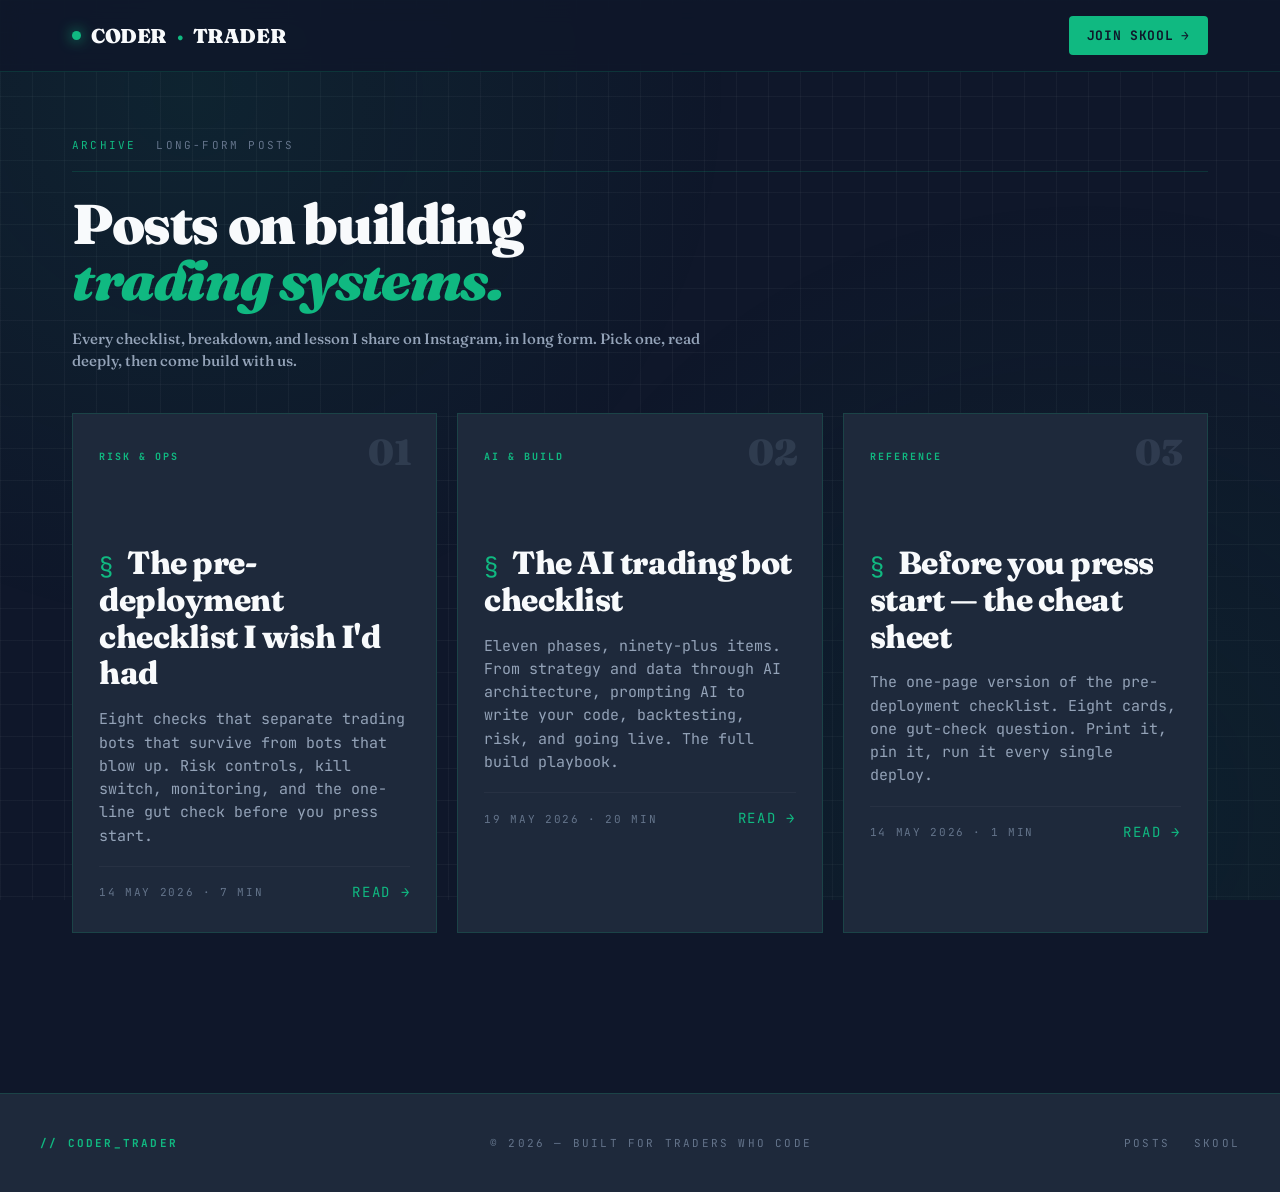
<file: index.html>
<!DOCTYPE html>
<html lang="en">
<head>
  <meta charset="UTF-8">
  <meta name="viewport" content="width=device-width, initial-scale=1.0">
  <title>Coder Trader — Posts</title>
  <meta name="description" content="Long-form posts on building automated trading systems, by Coder Trader.">

  <link rel="preconnect" href="https://fonts.googleapis.com">
  <link rel="preconnect" href="https://fonts.gstatic.com" crossorigin>
  <link href="https://fonts.googleapis.com/css2?family=JetBrains+Mono:wght@400;500;700;800&family=Fraunces:opsz,wght@9..144,600;9..144,800;9..144,900&display=swap" rel="stylesheet">
  <link rel="stylesheet" href="./assets/style.css">
</head>
<body>

  <main class="site-main wide">

    <div class="post-meta">
      <span class="tag">ARCHIVE</span>
      <span>Long-form posts</span>
    </div>

    <h1>Posts on building<br><span class="accent">trading systems.</span></h1>

    <p class="post-lede">
      Every checklist, breakdown, and lesson I share on Instagram, in long form. Pick one, read deeply, then come build with us.
    </p>

    <!-- =========================================
         ADD NEW POSTS HERE
         Copy a <a class="content-card"> block and edit it.
         ========================================= -->
    <div class="contents-grid">

      <a class="content-card" href="/content/pre-deployment-checklist.html">
        <span class="content-card__num">01</span>
        <span class="content-card__tag">RISK & OPS</span>
        <h2 class="content-card__title">The pre-deployment checklist I wish I'd had</h2>
        <p class="content-card__desc">
          Eight checks that separate trading bots that survive from bots that blow up. Risk controls, kill switch, monitoring, and the one-line gut check before you press start.
        </p>
        <div class="content-card__footer">
          <span>14 MAY 2026 · 7 MIN</span>
          <span class="arrow">READ →</span>
        </div>
      </a>

      <a class="content-card" href="/content/ai_trading_bot_checklist.html">
        <span class="content-card__num">02</span>
        <span class="content-card__tag">AI & BUILD</span>
        <h2 class="content-card__title">The AI trading bot checklist</h2>
        <p class="content-card__desc">
          Eleven phases, ninety-plus items. From strategy and data through AI architecture, prompting AI to write your code, backtesting, risk, and going live. The full build playbook.
        </p>
        <div class="content-card__footer">
          <span>19 MAY 2026 · 20 MIN</span>
          <span class="arrow">READ →</span>
        </div>
      </a>

      <a class="content-card" href="/content/cheat-sheet.html">
        <span class="content-card__num">03</span>
        <span class="content-card__tag">REFERENCE</span>
        <h2 class="content-card__title">Before you press start — the cheat sheet</h2>
        <p class="content-card__desc">
          The one-page version of the pre-deployment checklist. Eight cards, one gut-check question. Print it, pin it, run it every single deploy.
        </p>
        <div class="content-card__footer">
          <span>14 MAY 2026 · 1 MIN</span>
          <span class="arrow">READ →</span>
        </div>
      </a>

      <!-- Add more cards as you publish more posts -->

    </div>

  </main>

  <script src="./assets/template.js"></script>
</body>
</html>
</file>
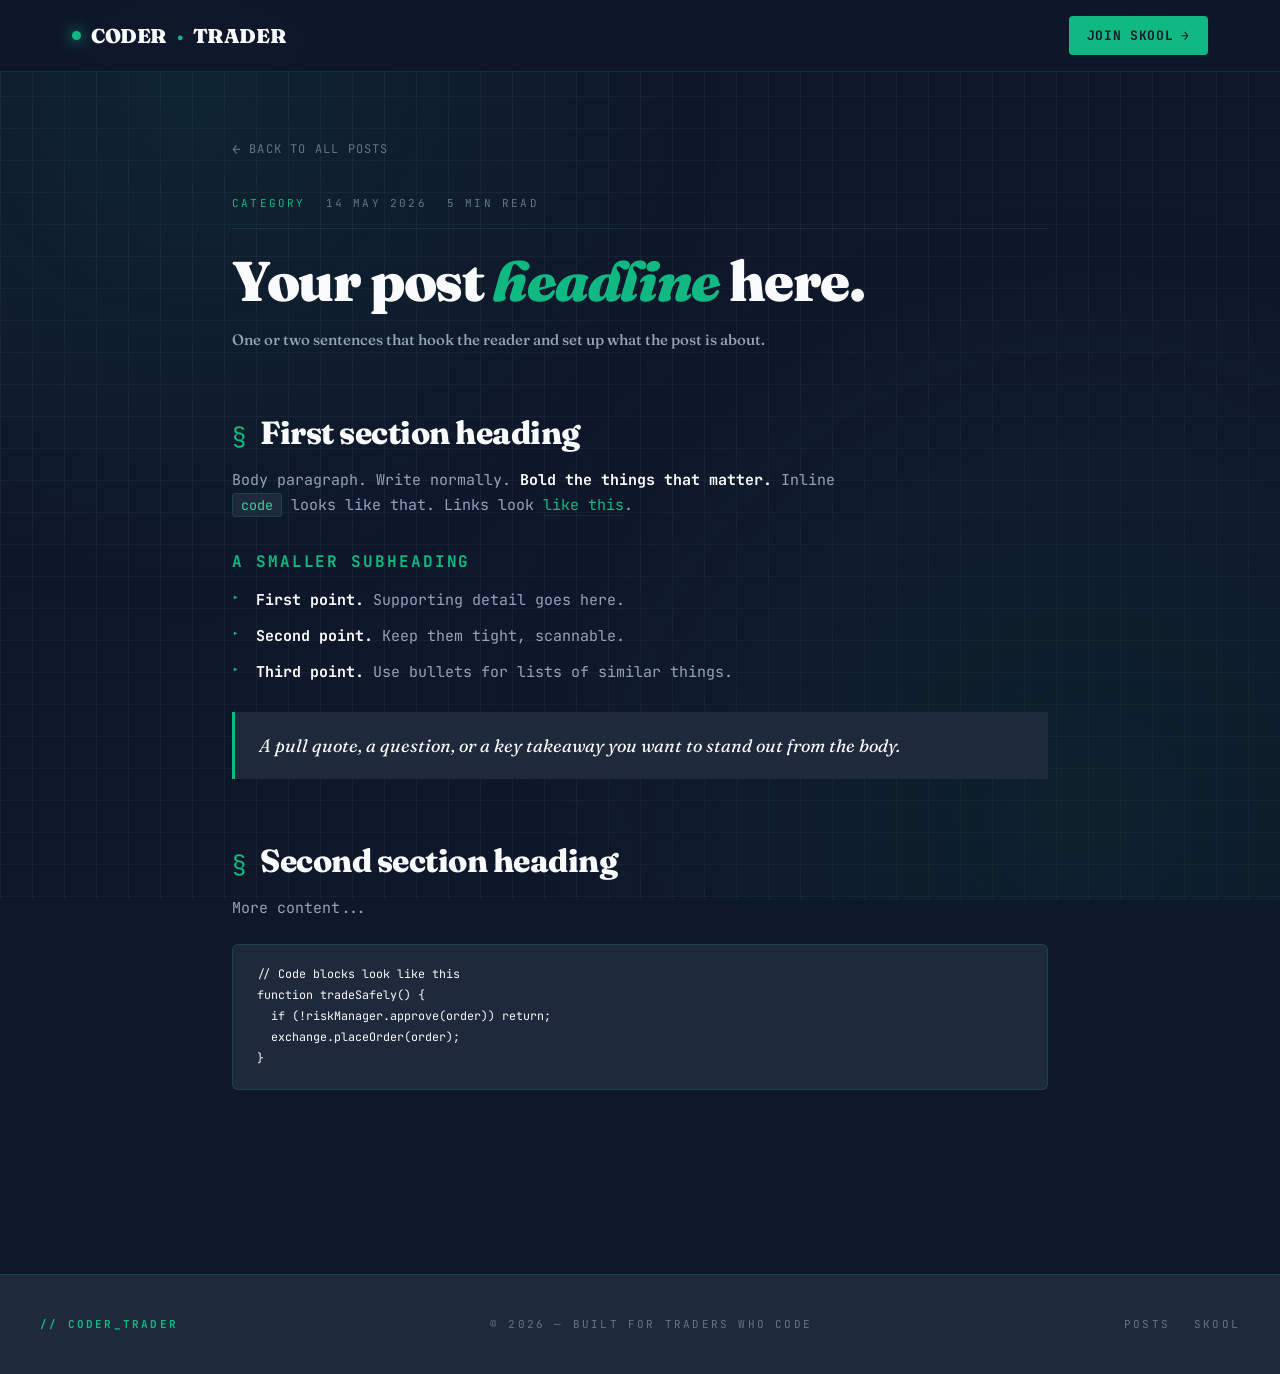
<file: _template.html>
<!DOCTYPE html>
<html lang="en">
<head>
  <meta charset="UTF-8">
  <meta name="viewport" content="width=device-width, initial-scale=1.0">

  <!-- CHANGE THESE TWO LINES PER POST -->
  <title>Post Title — Coder Trader</title>
  <meta name="description" content="One sentence describing this post.">

  <!-- Shared template (do not edit) -->
  <link rel="preconnect" href="https://fonts.googleapis.com">
  <link rel="preconnect" href="https://fonts.gstatic.com" crossorigin>
  <link href="https://fonts.googleapis.com/css2?family=JetBrains+Mono:wght@400;500;700;800&family=Fraunces:opsz,wght@9..144,600;9..144,800;9..144,900&display=swap" rel="stylesheet">
  <link rel="stylesheet" href="../assets/style.css">
</head>
<body>

  <!-- Navbar is auto-injected here -->

  <main class="site-main" data-back-to-contents>

    <!-- =========================================
         WRITE YOUR POST CONTENT BELOW THIS LINE
         ========================================= -->

    <div class="post-meta">
      <span class="tag">CATEGORY</span>
      <span>14 May 2026</span>
      <span>5 min read</span>
    </div>

    <h1>Your post <span class="accent">headline</span> here.</h1>

    <p class="post-lede">
      One or two sentences that hook the reader and set up what the post is about.
    </p>

    <h2>First section heading</h2>

    <p>
      Body paragraph. Write normally. <strong>Bold the things that matter.</strong>
      Inline <code>code</code> looks like that. Links look <a href="#">like this</a>.
    </p>

    <h3>A smaller subheading</h3>

    <ul>
      <li><strong>First point.</strong> Supporting detail goes here.</li>
      <li><strong>Second point.</strong> Keep them tight, scannable.</li>
      <li><strong>Third point.</strong> Use bullets for lists of similar things.</li>
    </ul>

    <blockquote>
      A pull quote, a question, or a key takeaway you want to stand out from the body.
    </blockquote>

    <h2>Second section heading</h2>

    <p>More content...</p>

    <pre><code>// Code blocks look like this
function tradeSafely() {
  if (!riskManager.approve(order)) return;
  exchange.placeOrder(order);
}</code></pre>

    <!-- =========================================
         END OF POST CONTENT
         ========================================= -->

  </main>

  <!-- Footer is auto-injected here -->

  <script src="../assets/template.js"></script>
</body>
</html>
</file>
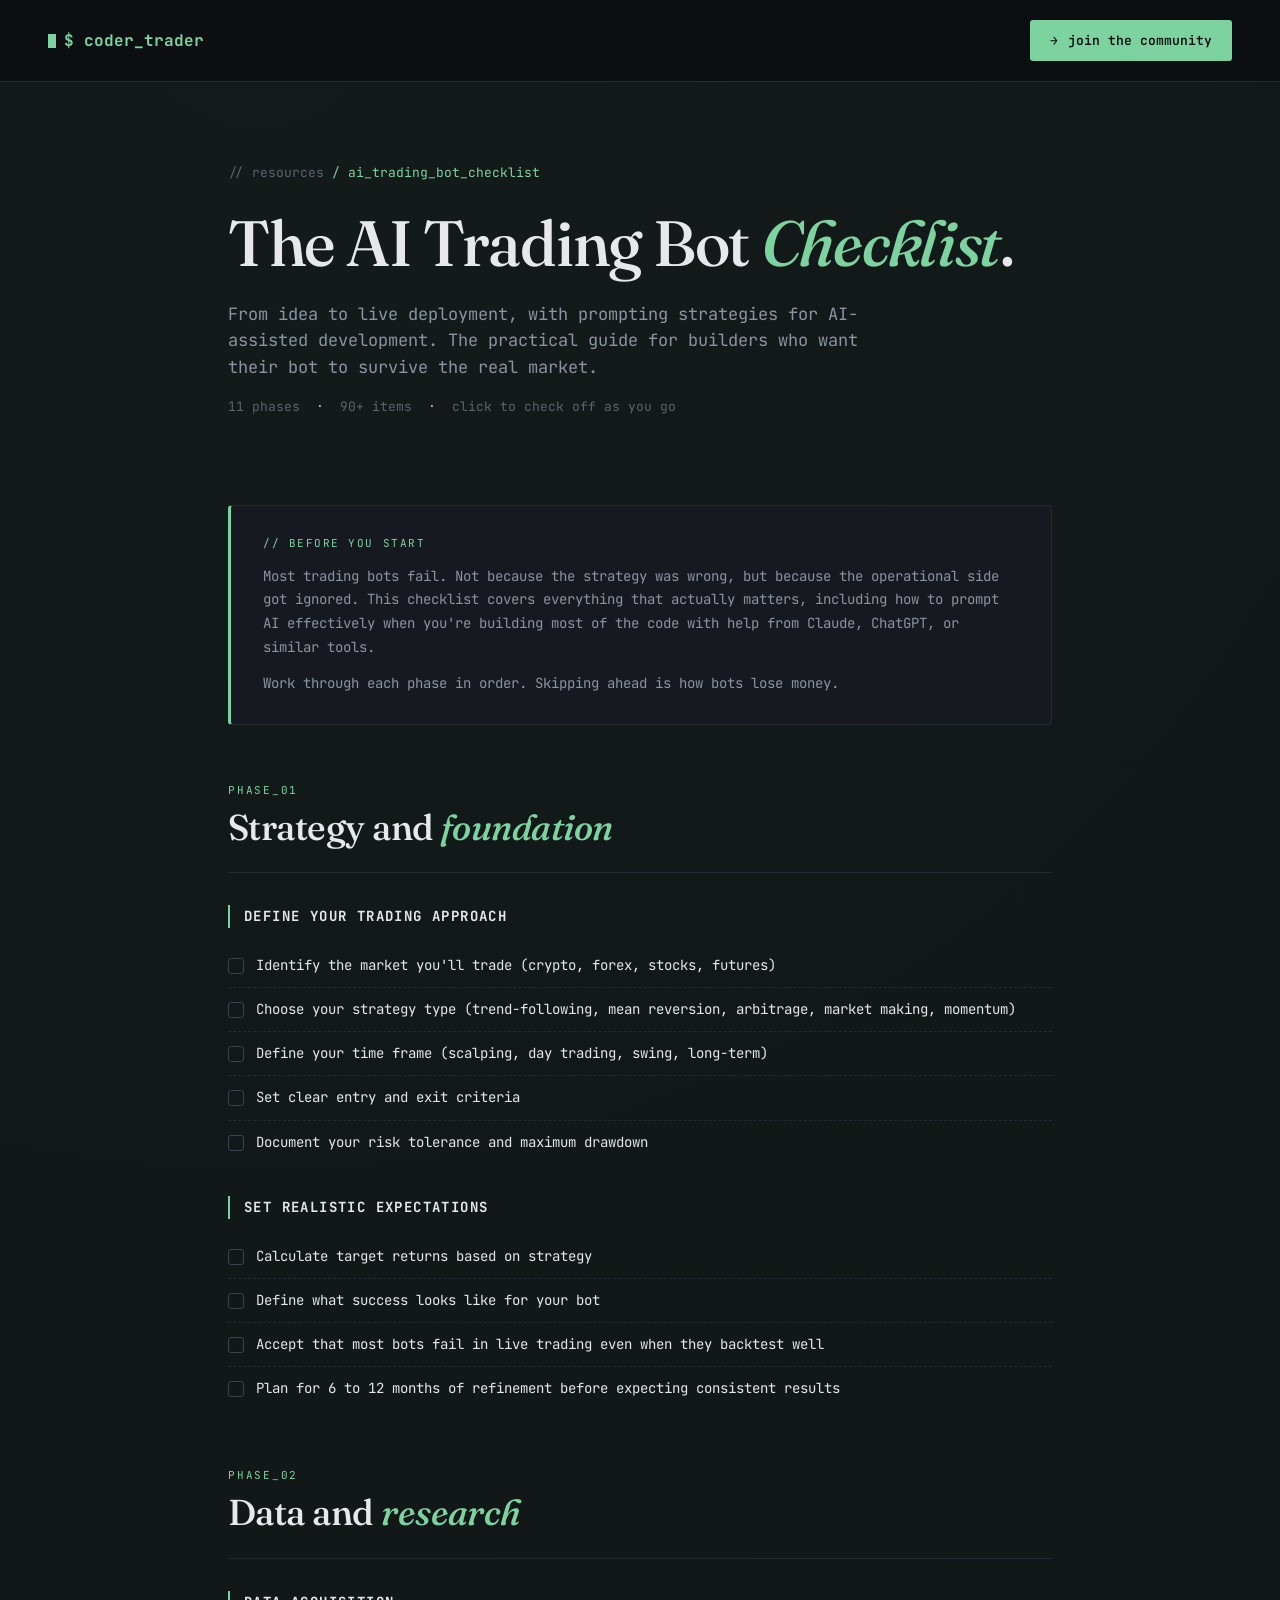
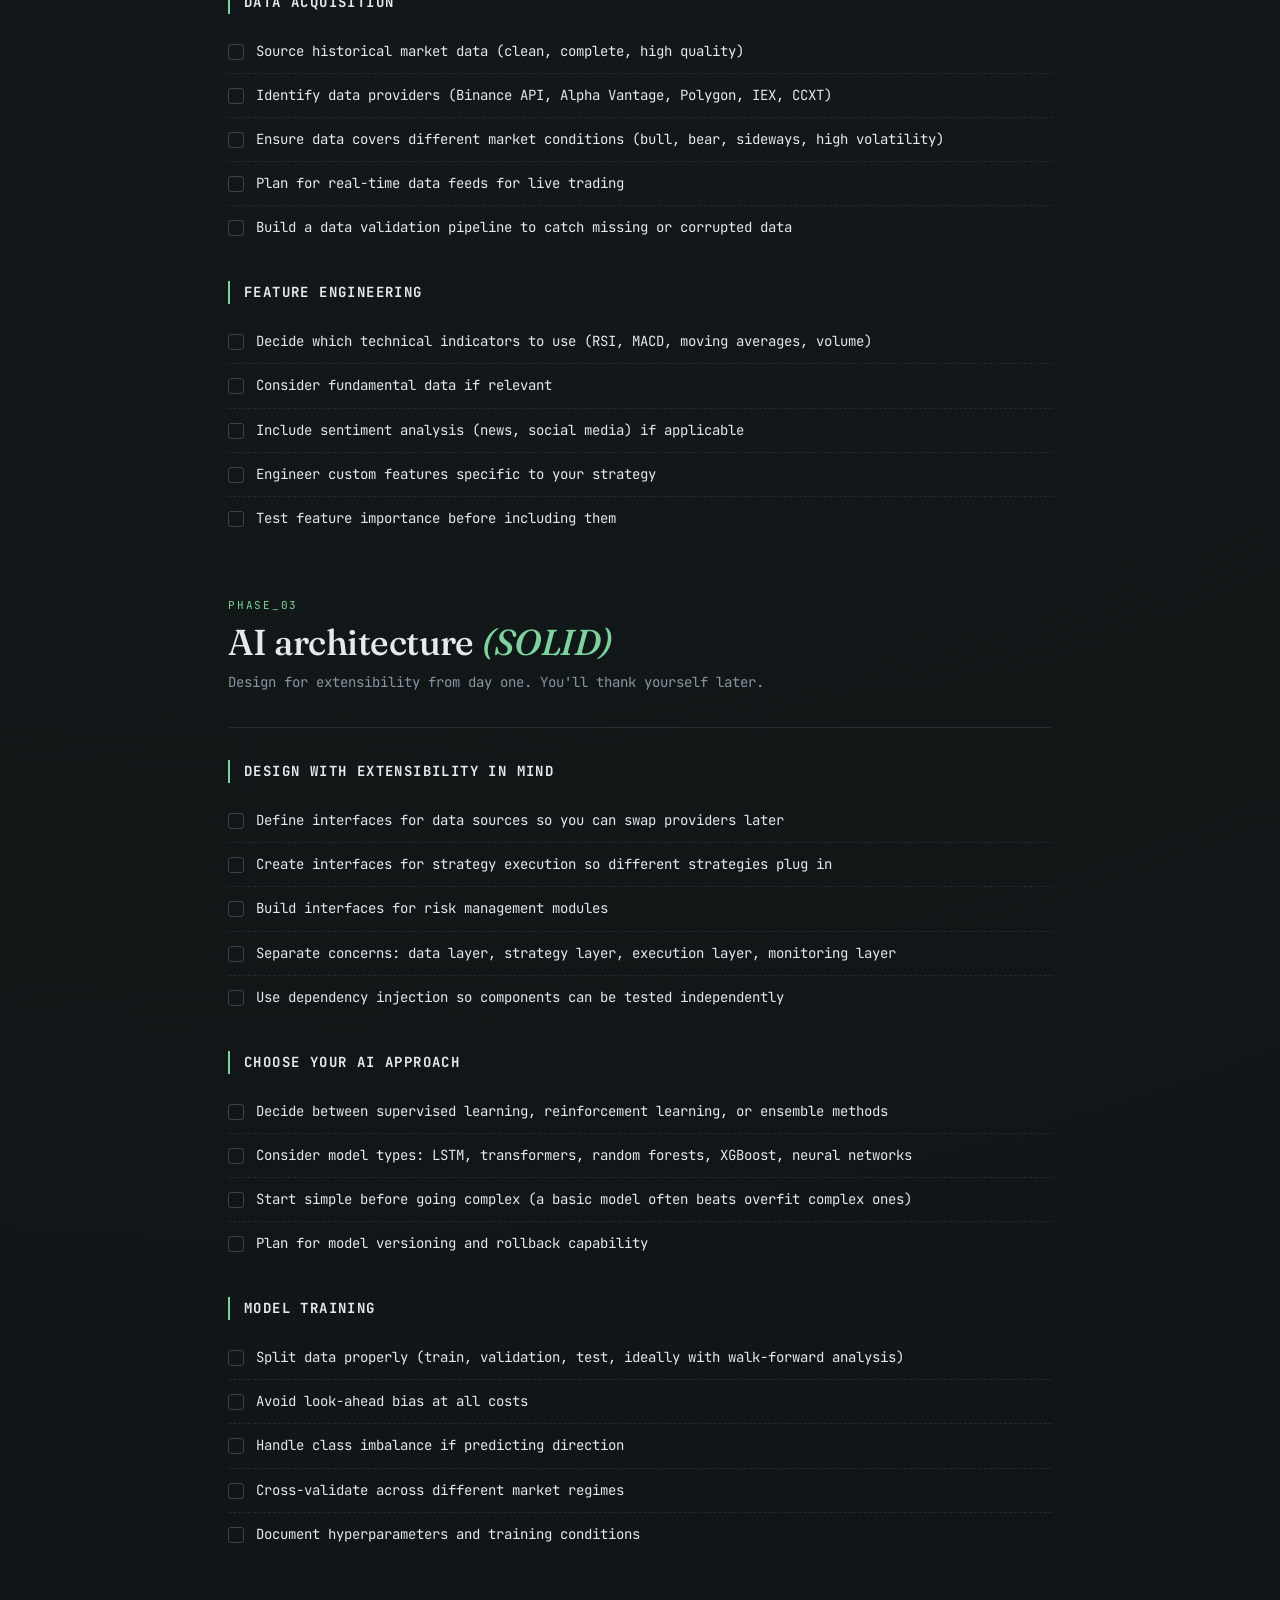
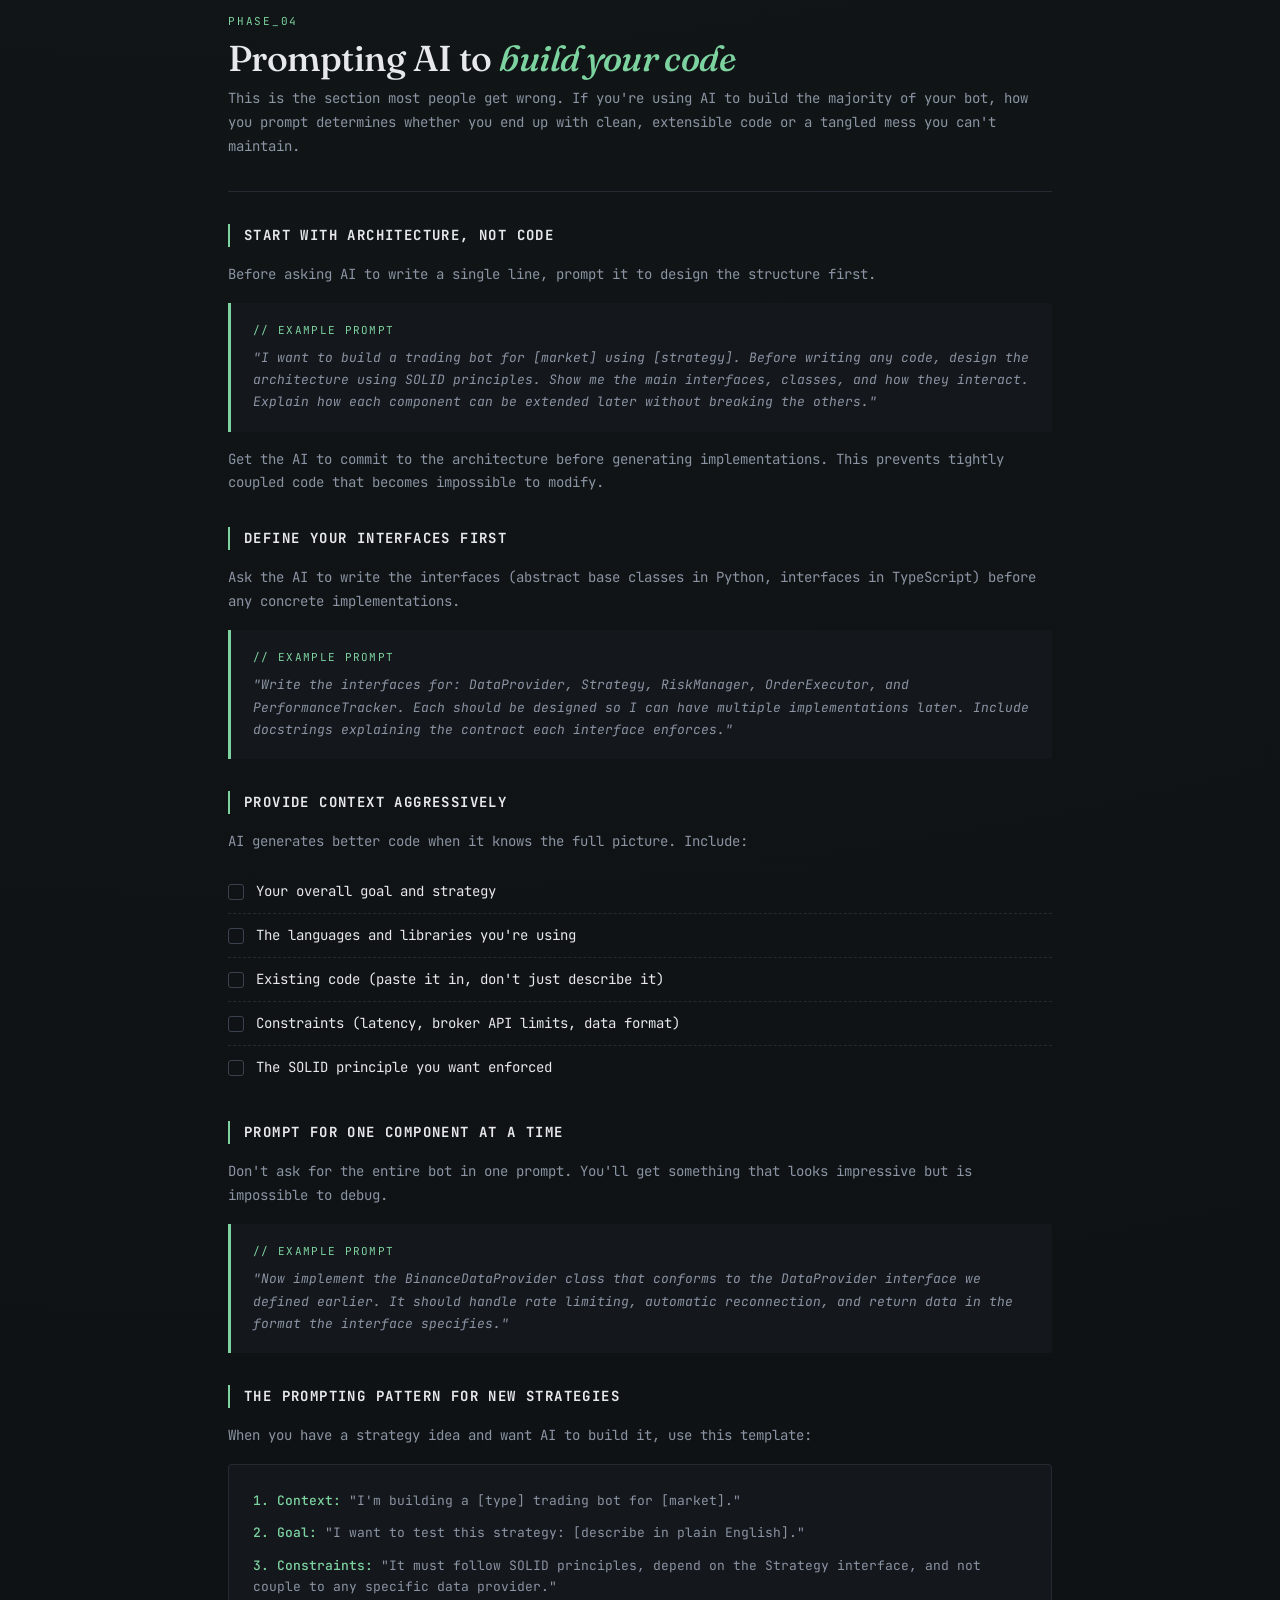
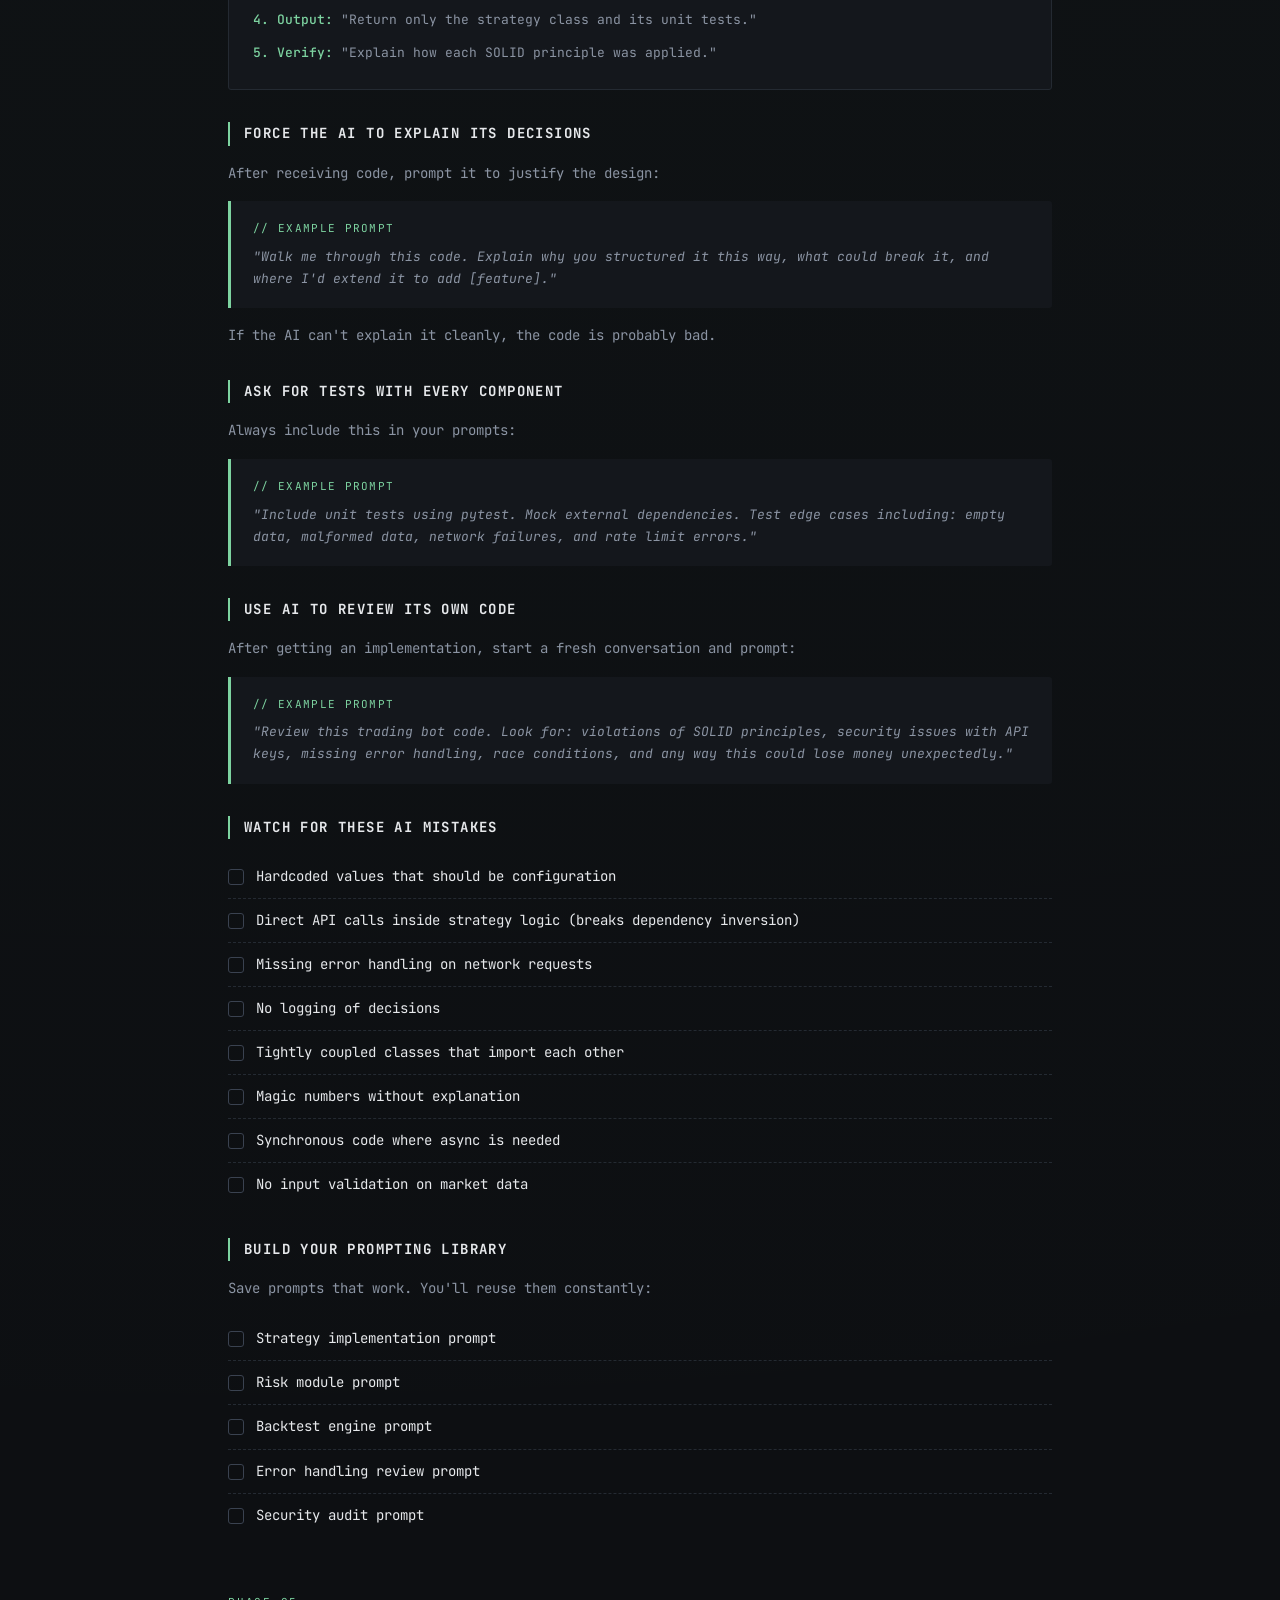
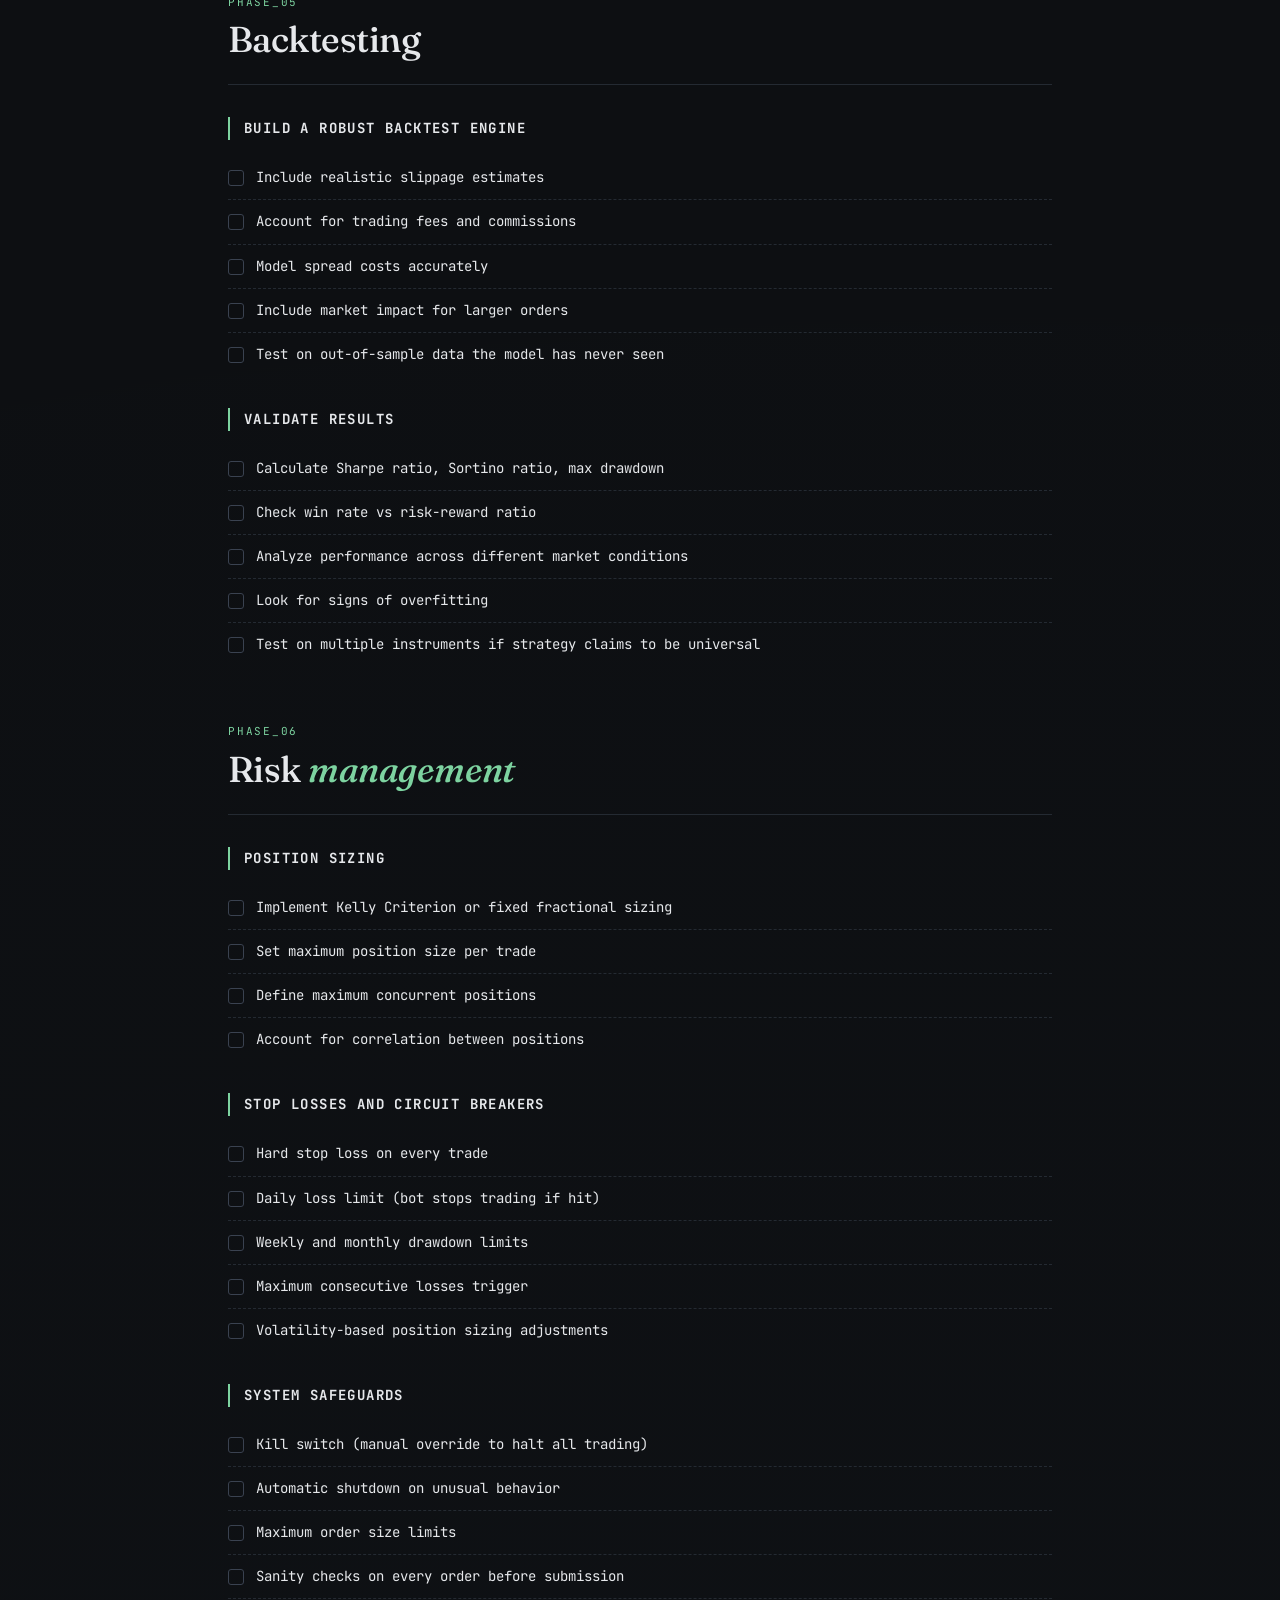
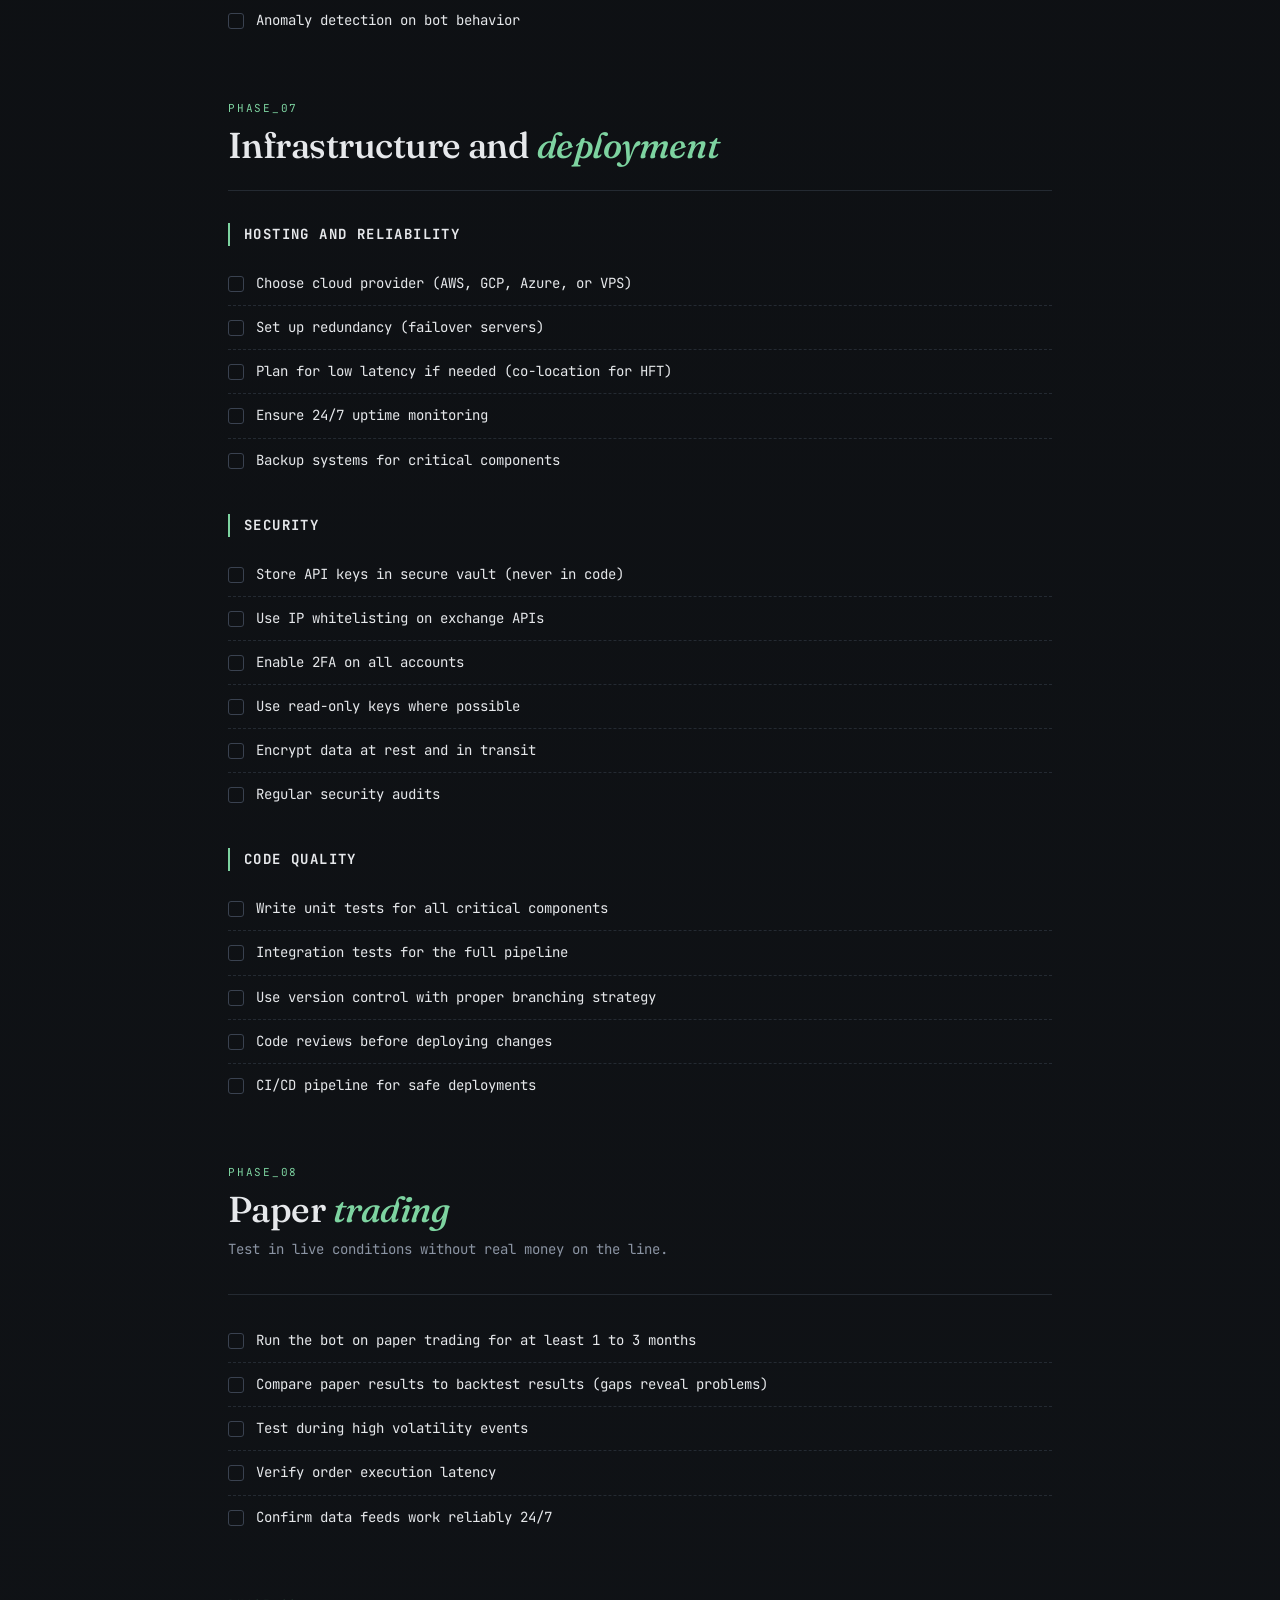
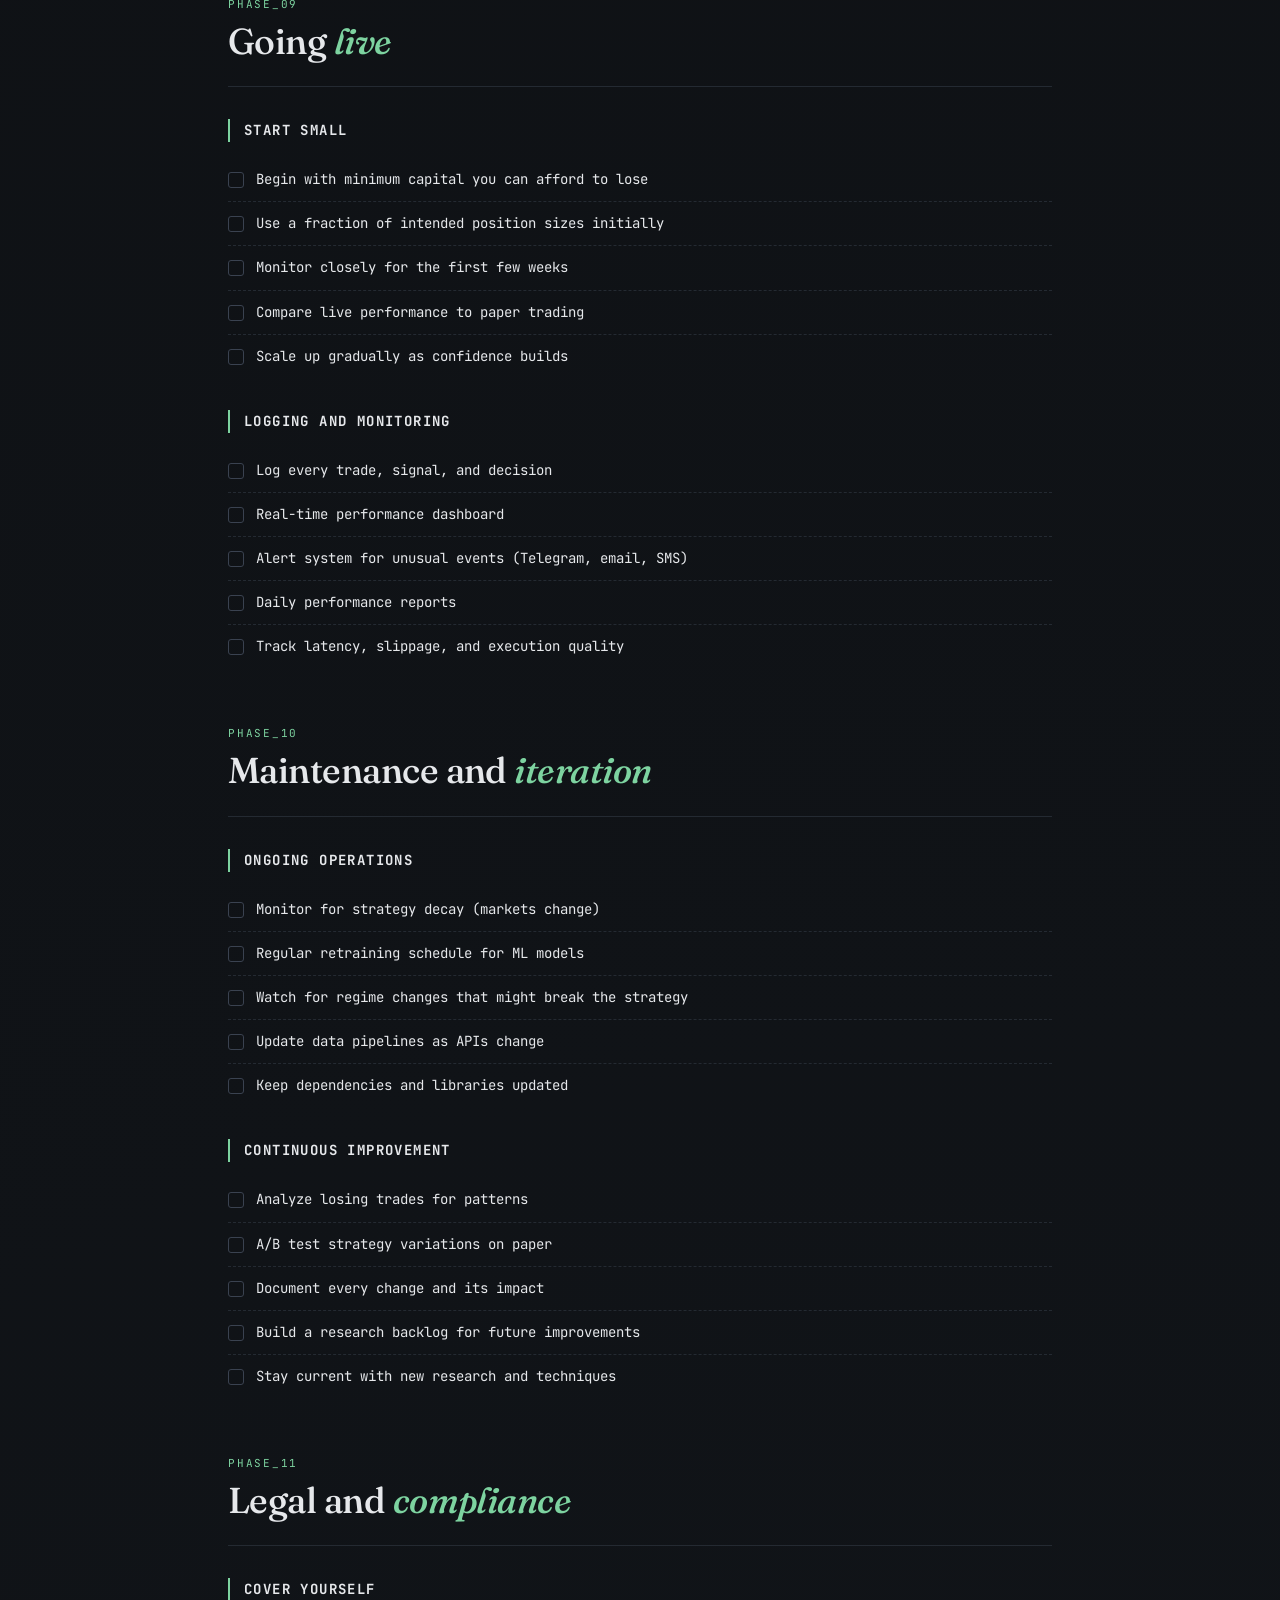
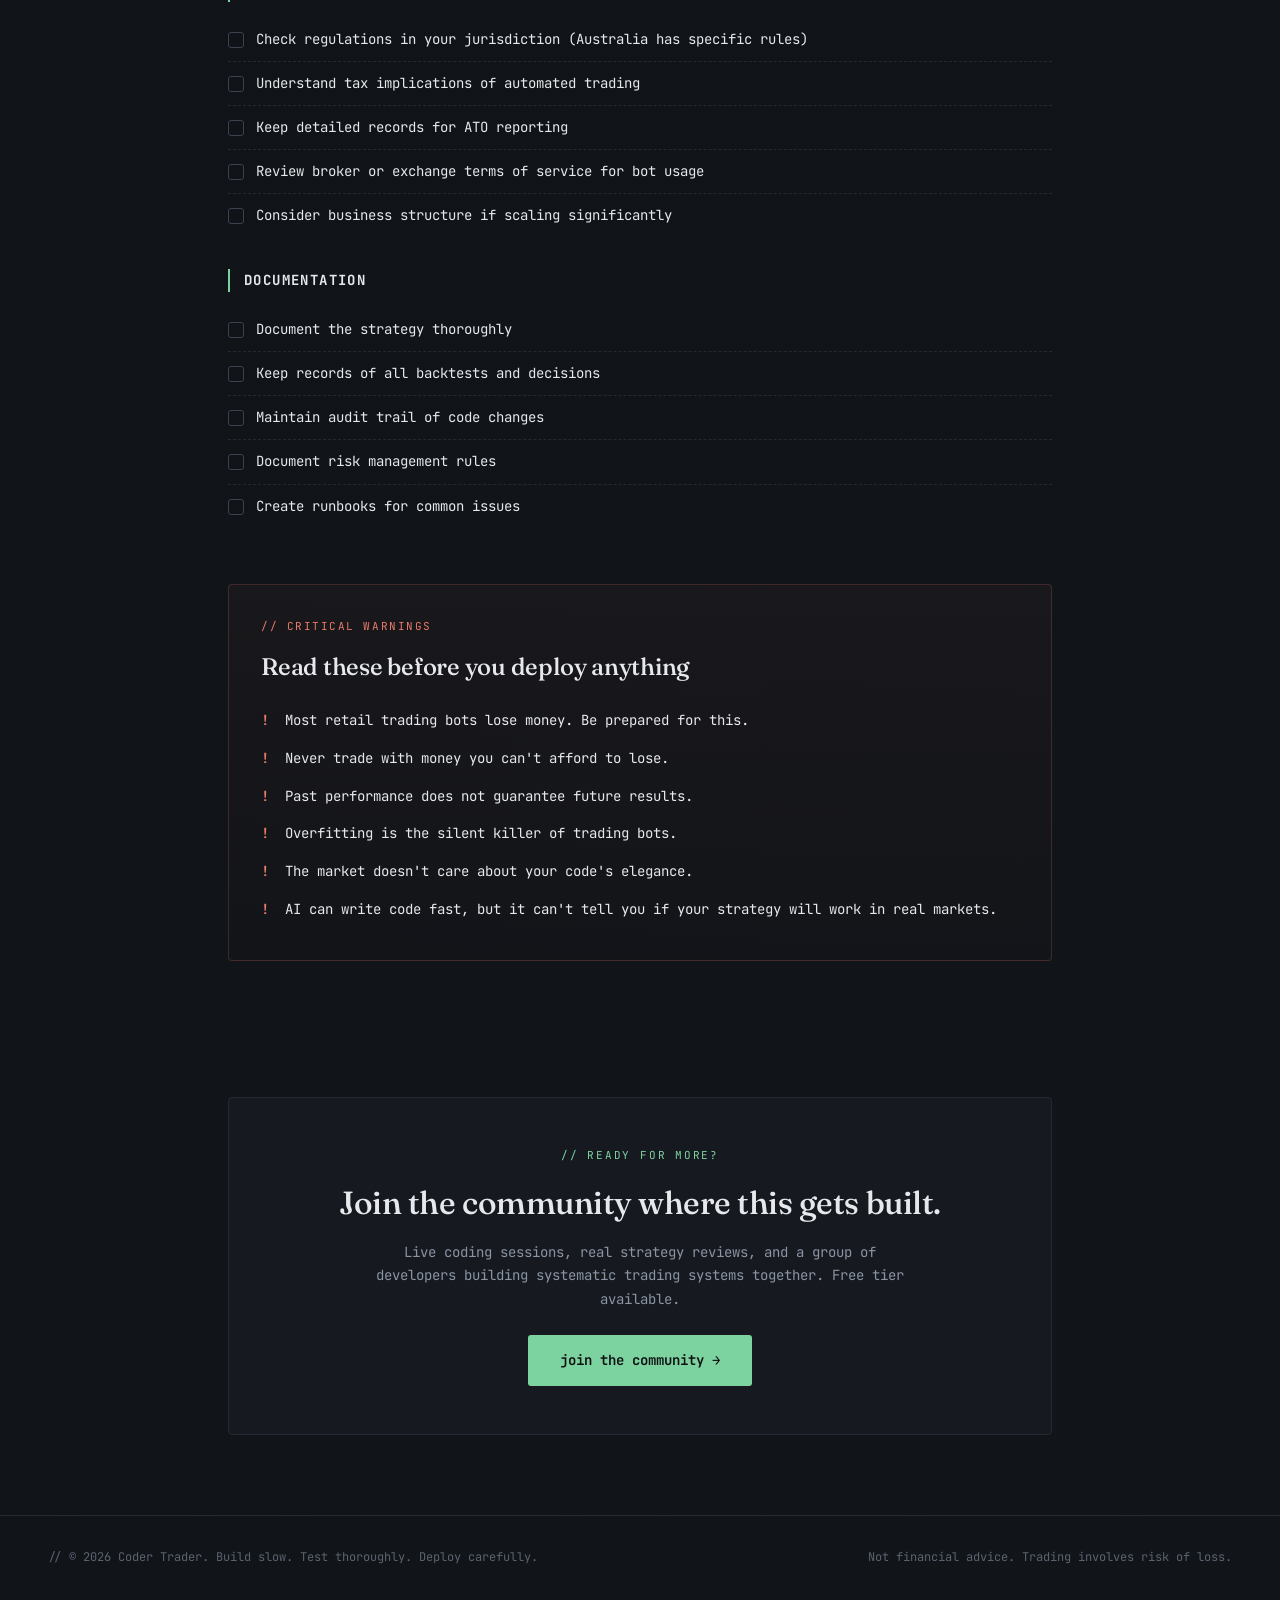
<file: content/ai_trading_bot_checklist.html>
<!DOCTYPE html>
<html lang="en">
<head>
<meta charset="UTF-8">
<meta name="viewport" content="width=device-width, initial-scale=1.0">
<title>The AI Trading Bot Checklist — Coder Trader</title>
<link rel="preconnect" href="https://fonts.googleapis.com">
<link rel="preconnect" href="https://fonts.gstatic.com" crossorigin>
<link href="https://fonts.googleapis.com/css2?family=JetBrains+Mono:wght@300;400;500;600;700&family=Fraunces:opsz,wght@9..144,400;9..144,500;9..144,700&display=swap" rel="stylesheet">
<style>
  :root {
    --bg: #0d0f12;
    --bg-elev: #14171c;
    --bg-card: #161a20;
    --border: #242a32;
    --border-bright: #3a4250;
    --text: #e6e8eb;
    --text-dim: #8b94a3;
    --text-faint: #5b6370;
    --accent: #7dd3a0;
    --accent-dim: #4a8a66;
    --warn: #e8b86a;
    --danger: #e87a6a;
    --mono: 'JetBrains Mono', ui-monospace, SFMono-Regular, Menlo, monospace;
    --serif: 'Fraunces', Georgia, serif;
  }

  * { box-sizing: border-box; margin: 0; padding: 0; }

  html { scroll-behavior: smooth; }

  body {
    background: var(--bg);
    color: var(--text);
    font-family: var(--mono);
    font-size: 15px;
    line-height: 1.65;
    -webkit-font-smoothing: antialiased;
    background-image:
      radial-gradient(circle at 20% 0%, rgba(125, 211, 160, 0.06) 0%, transparent 50%),
      radial-gradient(circle at 80% 100%, rgba(125, 168, 211, 0.04) 0%, transparent 50%);
    min-height: 100vh;
  }

  /* ----- HEADER ----- */
  header {
    border-bottom: 1px solid var(--border);
    padding: 20px 48px;
    display: flex;
    justify-content: space-between;
    align-items: center;
    background: rgba(13, 15, 18, 0.9);
    backdrop-filter: blur(14px);
    position: sticky;
    top: 0;
    z-index: 100;
  }

  .logo {
    font-weight: 700;
    color: var(--accent);
    text-decoration: none;
    font-size: 16px;
  }

  .logo::before {
    content: '';
    display: inline-block;
    width: 8px;
    height: 14px;
    background: var(--accent);
    margin-right: 8px;
    vertical-align: middle;
    animation: blink 1.2s steps(2) infinite;
  }

  @keyframes blink { 50% { opacity: 0.2; } }

  .nav-cta {
    color: var(--bg);
    background: var(--accent);
    text-decoration: none;
    font-size: 13px;
    font-weight: 600;
    padding: 10px 20px;
    border-radius: 3px;
    transition: transform 0.2s, box-shadow 0.2s;
  }

  .nav-cta:hover {
    transform: translateY(-1px);
    box-shadow: 0 6px 20px rgba(125, 211, 160, 0.25);
  }

  .nav-cta::before {
    content: '→ ';
    margin-right: 2px;
  }

  /* ----- HERO ----- */
  .hero {
    max-width: 920px;
    margin: 0 auto;
    padding: 80px 48px 40px;
  }

  .breadcrumb {
    color: var(--text-faint);
    font-size: 13px;
    margin-bottom: 24px;
  }

  .breadcrumb span { color: var(--accent); }

  h1 {
    font-family: var(--serif);
    font-weight: 500;
    font-size: clamp(40px, 5.5vw, 64px);
    line-height: 1.08;
    letter-spacing: -0.02em;
    margin-bottom: 24px;
  }

  h1 .highlight {
    font-style: italic;
    color: var(--accent);
  }

  .subtitle {
    font-size: 17px;
    color: var(--text-dim);
    max-width: 680px;
    margin-bottom: 16px;
    line-height: 1.55;
  }

  .meta-line {
    color: var(--text-faint);
    font-size: 13px;
    margin-bottom: 48px;
  }

  .meta-line .dot { color: var(--accent); margin: 0 8px; }

  /* ----- INTRO BLOCK ----- */
  .intro {
    max-width: 920px;
    margin: 0 auto 56px;
    padding: 0 48px;
  }

  .intro-card {
    background: var(--bg-card);
    border: 1px solid var(--border);
    border-left: 3px solid var(--accent);
    border-radius: 4px;
    padding: 28px 32px;
  }

  .intro-card .label {
    font-size: 11px;
    text-transform: uppercase;
    letter-spacing: 0.14em;
    color: var(--accent);
    margin-bottom: 12px;
  }

  .intro-card p {
    color: var(--text-dim);
    font-size: 14px;
    line-height: 1.7;
  }

  .intro-card p + p {
    margin-top: 12px;
  }

  /* ----- PHASES ----- */
  .content {
    max-width: 920px;
    margin: 0 auto;
    padding: 0 48px 80px;
  }

  .phase {
    margin-bottom: 56px;
    scroll-margin-top: 100px;
  }

  .phase-header {
    margin-bottom: 24px;
    padding-bottom: 16px;
    border-bottom: 1px solid var(--border);
  }

  .phase-number {
    font-size: 11px;
    color: var(--accent);
    text-transform: uppercase;
    letter-spacing: 0.16em;
    margin-bottom: 8px;
  }

  .phase h2 {
    font-family: var(--serif);
    font-weight: 500;
    font-size: 36px;
    line-height: 1.15;
    letter-spacing: -0.015em;
    margin-bottom: 8px;
  }

  .phase h2 .italic {
    font-style: italic;
    color: var(--accent);
  }

  .phase-subtitle {
    color: var(--text-dim);
    font-size: 14px;
    margin-top: 8px;
  }

  .phase h3 {
    font-family: var(--mono);
    font-size: 14px;
    text-transform: uppercase;
    letter-spacing: 0.1em;
    color: var(--text);
    margin: 32px 0 16px;
    padding-left: 14px;
    border-left: 2px solid var(--accent);
  }

  .phase p {
    color: var(--text-dim);
    font-size: 14px;
    line-height: 1.7;
    margin-bottom: 16px;
  }

  /* ----- CHECKLIST ----- */
  .checklist {
    list-style: none;
    margin: 0 0 16px;
  }

  .checklist li {
    display: flex;
    align-items: flex-start;
    gap: 12px;
    padding: 10px 0;
    border-bottom: 1px dashed var(--border);
    font-size: 14px;
    color: var(--text);
    cursor: pointer;
    transition: color 0.15s;
  }

  .checklist li:last-child { border-bottom: none; }

  .checklist li:hover .check-box {
    border-color: var(--accent);
  }

  .check-box {
    flex-shrink: 0;
    width: 16px;
    height: 16px;
    border: 1.5px solid var(--border-bright);
    border-radius: 3px;
    margin-top: 4px;
    position: relative;
    transition: all 0.2s;
  }

  .checklist li.checked .check-box {
    background: var(--accent);
    border-color: var(--accent);
  }

  .checklist li.checked .check-box::after {
    content: '✓';
    position: absolute;
    top: -3px;
    left: 1px;
    color: var(--bg);
    font-size: 13px;
    font-weight: 700;
  }

  .checklist li.checked {
    color: var(--text-faint);
    text-decoration: line-through;
  }

  /* ----- QUOTE / PROMPT BLOCKS ----- */
  .prompt-block {
    background: var(--bg-elev);
    border-left: 3px solid var(--accent);
    padding: 18px 22px;
    margin: 16px 0;
    border-radius: 0 3px 3px 0;
    font-style: italic;
    color: var(--text-dim);
    font-size: 13px;
    line-height: 1.7;
  }

  .prompt-block::before {
    content: '// example prompt';
    display: block;
    font-style: normal;
    color: var(--accent);
    font-size: 11px;
    text-transform: uppercase;
    letter-spacing: 0.12em;
    margin-bottom: 8px;
  }

  /* ----- CODE STEPS ----- */
  .code-steps {
    background: var(--bg-elev);
    border: 1px solid var(--border);
    border-radius: 3px;
    padding: 20px 24px;
    margin: 16px 0;
  }

  .code-steps .step {
    font-family: var(--mono);
    font-size: 13px;
    color: var(--text-dim);
    padding: 6px 0;
    line-height: 1.6;
  }

  .code-steps .step strong {
    color: var(--accent);
    font-weight: 500;
  }

  /* ----- WARNINGS ----- */
  .warnings {
    background: linear-gradient(180deg, rgba(232, 122, 106, 0.04) 0%, rgba(232, 122, 106, 0.01) 100%);
    border: 1px solid rgba(232, 122, 106, 0.2);
    border-radius: 4px;
    padding: 32px;
    margin: 56px 0;
  }

  .warnings .label {
    color: var(--danger);
    font-size: 11px;
    text-transform: uppercase;
    letter-spacing: 0.14em;
    margin-bottom: 12px;
  }

  .warnings h3 {
    font-family: var(--serif);
    font-weight: 500;
    font-size: 24px;
    margin: 0 0 16px;
    padding: 0;
    border: none;
    letter-spacing: -0.01em;
  }

  .warnings ul {
    list-style: none;
  }

  .warnings li {
    color: var(--text);
    font-size: 14px;
    padding: 8px 0;
    padding-left: 24px;
    position: relative;
    line-height: 1.55;
  }

  .warnings li::before {
    content: '!';
    position: absolute;
    left: 0;
    top: 8px;
    color: var(--danger);
    font-weight: 700;
    font-family: var(--mono);
  }

  /* ----- CLOSING CTA ----- */
  .closing {
    max-width: 920px;
    margin: 0 auto 80px;
    padding: 0 48px;
    text-align: center;
  }

  .closing-card {
    background: var(--bg-card);
    border: 1px solid var(--border);
    border-radius: 4px;
    padding: 48px 36px;
  }

  .closing-card .tag {
    font-size: 11px;
    color: var(--accent);
    text-transform: uppercase;
    letter-spacing: 0.16em;
    margin-bottom: 12px;
  }

  .closing-card h3 {
    font-family: var(--serif);
    font-weight: 500;
    font-size: 32px;
    letter-spacing: -0.015em;
    margin-bottom: 12px;
    padding: 0;
    border: none;
  }

  .closing-card p {
    color: var(--text-dim);
    font-size: 14px;
    margin-bottom: 24px;
    max-width: 540px;
    margin-left: auto;
    margin-right: auto;
  }

  .closing-cta {
    display: inline-block;
    background: var(--accent);
    color: var(--bg);
    padding: 14px 32px;
    text-decoration: none;
    font-weight: 600;
    font-size: 14px;
    border-radius: 3px;
    transition: transform 0.2s, box-shadow 0.2s;
  }

  .closing-cta:hover {
    transform: translateY(-2px);
    box-shadow: 0 8px 24px rgba(125, 211, 160, 0.25);
  }

  /* ----- FOOTER ----- */
  footer {
    border-top: 1px solid var(--border);
    padding: 32px 48px;
    max-width: 1280px;
    margin: 0 auto;
    color: var(--text-faint);
    font-size: 12px;
    display: flex;
    justify-content: space-between;
    align-items: center;
    flex-wrap: wrap;
    gap: 12px;
  }

  /* ----- RESPONSIVE ----- */
  @media (max-width: 640px) {
    header { padding: 16px 20px; }
    .nav-cta { padding: 8px 14px; font-size: 12px; }
    .hero { padding: 48px 20px 32px; }
    .intro { padding: 0 20px; margin-bottom: 40px; }
    .intro-card { padding: 22px 20px; }
    .content { padding: 0 20px 40px; }
    .phase h2 { font-size: 28px; }
    .warnings { padding: 24px 20px; }
    .closing { padding: 0 20px; }
    .closing-card { padding: 32px 22px; }
    .closing-card h3 { font-size: 24px; }
    footer { padding: 24px 20px; flex-direction: column; text-align: center; }
  }
</style>
</head>
<body>

<header>
  <a href="https://www.skool.com/about" class="logo" target="_blank" rel="noopener">$ coder_trader</a>
  <a href="https://www.skool.com/about" class="nav-cta" target="_blank" rel="noopener">join the community</a>
</header>

<section class="hero">
  <div class="breadcrumb">// resources <span>/ ai_trading_bot_checklist</span></div>
  <h1>The AI Trading Bot <span class="highlight">Checklist</span>.</h1>
  <p class="subtitle">From idea to live deployment, with prompting strategies for AI-assisted development. The practical guide for builders who want their bot to survive the real market.</p>
  <p class="meta-line">11 phases <span class="dot">·</span> 90+ items <span class="dot">·</span> click to check off as you go</p>
</section>

<section class="intro">
  <div class="intro-card">
    <div class="label">// before you start</div>
    <p>Most trading bots fail. Not because the strategy was wrong, but because the operational side got ignored. This checklist covers everything that actually matters, including how to prompt AI effectively when you're building most of the code with help from Claude, ChatGPT, or similar tools.</p>
    <p>Work through each phase in order. Skipping ahead is how bots lose money.</p>
  </div>
</section>

<section class="content">

  <!-- PHASE 1 -->
  <article class="phase" id="phase-1">
    <div class="phase-header">
      <div class="phase-number">phase_01</div>
      <h2>Strategy and <span class="italic">foundation</span></h2>
    </div>

    <h3>Define your trading approach</h3>
    <ul class="checklist">
      <li><div class="check-box"></div><span>Identify the market you'll trade (crypto, forex, stocks, futures)</span></li>
      <li><div class="check-box"></div><span>Choose your strategy type (trend-following, mean reversion, arbitrage, market making, momentum)</span></li>
      <li><div class="check-box"></div><span>Define your time frame (scalping, day trading, swing, long-term)</span></li>
      <li><div class="check-box"></div><span>Set clear entry and exit criteria</span></li>
      <li><div class="check-box"></div><span>Document your risk tolerance and maximum drawdown</span></li>
    </ul>

    <h3>Set realistic expectations</h3>
    <ul class="checklist">
      <li><div class="check-box"></div><span>Calculate target returns based on strategy</span></li>
      <li><div class="check-box"></div><span>Define what success looks like for your bot</span></li>
      <li><div class="check-box"></div><span>Accept that most bots fail in live trading even when they backtest well</span></li>
      <li><div class="check-box"></div><span>Plan for 6 to 12 months of refinement before expecting consistent results</span></li>
    </ul>
  </article>

  <!-- PHASE 2 -->
  <article class="phase" id="phase-2">
    <div class="phase-header">
      <div class="phase-number">phase_02</div>
      <h2>Data and <span class="italic">research</span></h2>
    </div>

    <h3>Data acquisition</h3>
    <ul class="checklist">
      <li><div class="check-box"></div><span>Source historical market data (clean, complete, high quality)</span></li>
      <li><div class="check-box"></div><span>Identify data providers (Binance API, Alpha Vantage, Polygon, IEX, CCXT)</span></li>
      <li><div class="check-box"></div><span>Ensure data covers different market conditions (bull, bear, sideways, high volatility)</span></li>
      <li><div class="check-box"></div><span>Plan for real-time data feeds for live trading</span></li>
      <li><div class="check-box"></div><span>Build a data validation pipeline to catch missing or corrupted data</span></li>
    </ul>

    <h3>Feature engineering</h3>
    <ul class="checklist">
      <li><div class="check-box"></div><span>Decide which technical indicators to use (RSI, MACD, moving averages, volume)</span></li>
      <li><div class="check-box"></div><span>Consider fundamental data if relevant</span></li>
      <li><div class="check-box"></div><span>Include sentiment analysis (news, social media) if applicable</span></li>
      <li><div class="check-box"></div><span>Engineer custom features specific to your strategy</span></li>
      <li><div class="check-box"></div><span>Test feature importance before including them</span></li>
    </ul>
  </article>

  <!-- PHASE 3 -->
  <article class="phase" id="phase-3">
    <div class="phase-header">
      <div class="phase-number">phase_03</div>
      <h2>AI architecture <span class="italic">(SOLID)</span></h2>
      <p class="phase-subtitle">Design for extensibility from day one. You'll thank yourself later.</p>
    </div>

    <h3>Design with extensibility in mind</h3>
    <ul class="checklist">
      <li><div class="check-box"></div><span>Define interfaces for data sources so you can swap providers later</span></li>
      <li><div class="check-box"></div><span>Create interfaces for strategy execution so different strategies plug in</span></li>
      <li><div class="check-box"></div><span>Build interfaces for risk management modules</span></li>
      <li><div class="check-box"></div><span>Separate concerns: data layer, strategy layer, execution layer, monitoring layer</span></li>
      <li><div class="check-box"></div><span>Use dependency injection so components can be tested independently</span></li>
    </ul>

    <h3>Choose your AI approach</h3>
    <ul class="checklist">
      <li><div class="check-box"></div><span>Decide between supervised learning, reinforcement learning, or ensemble methods</span></li>
      <li><div class="check-box"></div><span>Consider model types: LSTM, transformers, random forests, XGBoost, neural networks</span></li>
      <li><div class="check-box"></div><span>Start simple before going complex (a basic model often beats overfit complex ones)</span></li>
      <li><div class="check-box"></div><span>Plan for model versioning and rollback capability</span></li>
    </ul>

    <h3>Model training</h3>
    <ul class="checklist">
      <li><div class="check-box"></div><span>Split data properly (train, validation, test, ideally with walk-forward analysis)</span></li>
      <li><div class="check-box"></div><span>Avoid look-ahead bias at all costs</span></li>
      <li><div class="check-box"></div><span>Handle class imbalance if predicting direction</span></li>
      <li><div class="check-box"></div><span>Cross-validate across different market regimes</span></li>
      <li><div class="check-box"></div><span>Document hyperparameters and training conditions</span></li>
    </ul>
  </article>

  <!-- PHASE 4 - PROMPTING -->
  <article class="phase" id="phase-4">
    <div class="phase-header">
      <div class="phase-number">phase_04</div>
      <h2>Prompting AI to <span class="italic">build your code</span></h2>
      <p class="phase-subtitle">This is the section most people get wrong. If you're using AI to build the majority of your bot, how you prompt determines whether you end up with clean, extensible code or a tangled mess you can't maintain.</p>
    </div>

    <h3>Start with architecture, not code</h3>
    <p>Before asking AI to write a single line, prompt it to design the structure first.</p>
    <div class="prompt-block">
      "I want to build a trading bot for [market] using [strategy]. Before writing any code, design the architecture using SOLID principles. Show me the main interfaces, classes, and how they interact. Explain how each component can be extended later without breaking the others."
    </div>
    <p>Get the AI to commit to the architecture before generating implementations. This prevents tightly coupled code that becomes impossible to modify.</p>

    <h3>Define your interfaces first</h3>
    <p>Ask the AI to write the interfaces (abstract base classes in Python, interfaces in TypeScript) before any concrete implementations.</p>
    <div class="prompt-block">
      "Write the interfaces for: DataProvider, Strategy, RiskManager, OrderExecutor, and PerformanceTracker. Each should be designed so I can have multiple implementations later. Include docstrings explaining the contract each interface enforces."
    </div>

    <h3>Provide context aggressively</h3>
    <p>AI generates better code when it knows the full picture. Include:</p>
    <ul class="checklist">
      <li><div class="check-box"></div><span>Your overall goal and strategy</span></li>
      <li><div class="check-box"></div><span>The languages and libraries you're using</span></li>
      <li><div class="check-box"></div><span>Existing code (paste it in, don't just describe it)</span></li>
      <li><div class="check-box"></div><span>Constraints (latency, broker API limits, data format)</span></li>
      <li><div class="check-box"></div><span>The SOLID principle you want enforced</span></li>
    </ul>

    <h3>Prompt for one component at a time</h3>
    <p>Don't ask for the entire bot in one prompt. You'll get something that looks impressive but is impossible to debug.</p>
    <div class="prompt-block">
      "Now implement the BinanceDataProvider class that conforms to the DataProvider interface we defined earlier. It should handle rate limiting, automatic reconnection, and return data in the format the interface specifies."
    </div>

    <h3>The prompting pattern for new strategies</h3>
    <p>When you have a strategy idea and want AI to build it, use this template:</p>
    <div class="code-steps">
      <div class="step"><strong>1. Context:</strong> "I'm building a [type] trading bot for [market]."</div>
      <div class="step"><strong>2. Goal:</strong> "I want to test this strategy: [describe in plain English]."</div>
      <div class="step"><strong>3. Constraints:</strong> "It must follow SOLID principles, depend on the Strategy interface, and not couple to any specific data provider."</div>
      <div class="step"><strong>4. Output:</strong> "Return only the strategy class and its unit tests."</div>
      <div class="step"><strong>5. Verify:</strong> "Explain how each SOLID principle was applied."</div>
    </div>

    <h3>Force the AI to explain its decisions</h3>
    <p>After receiving code, prompt it to justify the design:</p>
    <div class="prompt-block">
      "Walk me through this code. Explain why you structured it this way, what could break it, and where I'd extend it to add [feature]."
    </div>
    <p>If the AI can't explain it cleanly, the code is probably bad.</p>

    <h3>Ask for tests with every component</h3>
    <p>Always include this in your prompts:</p>
    <div class="prompt-block">
      "Include unit tests using pytest. Mock external dependencies. Test edge cases including: empty data, malformed data, network failures, and rate limit errors."
    </div>

    <h3>Use AI to review its own code</h3>
    <p>After getting an implementation, start a fresh conversation and prompt:</p>
    <div class="prompt-block">
      "Review this trading bot code. Look for: violations of SOLID principles, security issues with API keys, missing error handling, race conditions, and any way this could lose money unexpectedly."
    </div>

    <h3>Watch for these AI mistakes</h3>
    <ul class="checklist">
      <li><div class="check-box"></div><span>Hardcoded values that should be configuration</span></li>
      <li><div class="check-box"></div><span>Direct API calls inside strategy logic (breaks dependency inversion)</span></li>
      <li><div class="check-box"></div><span>Missing error handling on network requests</span></li>
      <li><div class="check-box"></div><span>No logging of decisions</span></li>
      <li><div class="check-box"></div><span>Tightly coupled classes that import each other</span></li>
      <li><div class="check-box"></div><span>Magic numbers without explanation</span></li>
      <li><div class="check-box"></div><span>Synchronous code where async is needed</span></li>
      <li><div class="check-box"></div><span>No input validation on market data</span></li>
    </ul>

    <h3>Build your prompting library</h3>
    <p>Save prompts that work. You'll reuse them constantly:</p>
    <ul class="checklist">
      <li><div class="check-box"></div><span>Strategy implementation prompt</span></li>
      <li><div class="check-box"></div><span>Risk module prompt</span></li>
      <li><div class="check-box"></div><span>Backtest engine prompt</span></li>
      <li><div class="check-box"></div><span>Error handling review prompt</span></li>
      <li><div class="check-box"></div><span>Security audit prompt</span></li>
    </ul>
  </article>

  <!-- PHASE 5 -->
  <article class="phase" id="phase-5">
    <div class="phase-header">
      <div class="phase-number">phase_05</div>
      <h2>Backtesting</h2>
    </div>

    <h3>Build a robust backtest engine</h3>
    <ul class="checklist">
      <li><div class="check-box"></div><span>Include realistic slippage estimates</span></li>
      <li><div class="check-box"></div><span>Account for trading fees and commissions</span></li>
      <li><div class="check-box"></div><span>Model spread costs accurately</span></li>
      <li><div class="check-box"></div><span>Include market impact for larger orders</span></li>
      <li><div class="check-box"></div><span>Test on out-of-sample data the model has never seen</span></li>
    </ul>

    <h3>Validate results</h3>
    <ul class="checklist">
      <li><div class="check-box"></div><span>Calculate Sharpe ratio, Sortino ratio, max drawdown</span></li>
      <li><div class="check-box"></div><span>Check win rate vs risk-reward ratio</span></li>
      <li><div class="check-box"></div><span>Analyze performance across different market conditions</span></li>
      <li><div class="check-box"></div><span>Look for signs of overfitting</span></li>
      <li><div class="check-box"></div><span>Test on multiple instruments if strategy claims to be universal</span></li>
    </ul>
  </article>

  <!-- PHASE 6 -->
  <article class="phase" id="phase-6">
    <div class="phase-header">
      <div class="phase-number">phase_06</div>
      <h2>Risk <span class="italic">management</span></h2>
    </div>

    <h3>Position sizing</h3>
    <ul class="checklist">
      <li><div class="check-box"></div><span>Implement Kelly Criterion or fixed fractional sizing</span></li>
      <li><div class="check-box"></div><span>Set maximum position size per trade</span></li>
      <li><div class="check-box"></div><span>Define maximum concurrent positions</span></li>
      <li><div class="check-box"></div><span>Account for correlation between positions</span></li>
    </ul>

    <h3>Stop losses and circuit breakers</h3>
    <ul class="checklist">
      <li><div class="check-box"></div><span>Hard stop loss on every trade</span></li>
      <li><div class="check-box"></div><span>Daily loss limit (bot stops trading if hit)</span></li>
      <li><div class="check-box"></div><span>Weekly and monthly drawdown limits</span></li>
      <li><div class="check-box"></div><span>Maximum consecutive losses trigger</span></li>
      <li><div class="check-box"></div><span>Volatility-based position sizing adjustments</span></li>
    </ul>

    <h3>System safeguards</h3>
    <ul class="checklist">
      <li><div class="check-box"></div><span>Kill switch (manual override to halt all trading)</span></li>
      <li><div class="check-box"></div><span>Automatic shutdown on unusual behavior</span></li>
      <li><div class="check-box"></div><span>Maximum order size limits</span></li>
      <li><div class="check-box"></div><span>Sanity checks on every order before submission</span></li>
      <li><div class="check-box"></div><span>Anomaly detection on bot behavior</span></li>
    </ul>
  </article>

  <!-- PHASE 7 -->
  <article class="phase" id="phase-7">
    <div class="phase-header">
      <div class="phase-number">phase_07</div>
      <h2>Infrastructure and <span class="italic">deployment</span></h2>
    </div>

    <h3>Hosting and reliability</h3>
    <ul class="checklist">
      <li><div class="check-box"></div><span>Choose cloud provider (AWS, GCP, Azure, or VPS)</span></li>
      <li><div class="check-box"></div><span>Set up redundancy (failover servers)</span></li>
      <li><div class="check-box"></div><span>Plan for low latency if needed (co-location for HFT)</span></li>
      <li><div class="check-box"></div><span>Ensure 24/7 uptime monitoring</span></li>
      <li><div class="check-box"></div><span>Backup systems for critical components</span></li>
    </ul>

    <h3>Security</h3>
    <ul class="checklist">
      <li><div class="check-box"></div><span>Store API keys in secure vault (never in code)</span></li>
      <li><div class="check-box"></div><span>Use IP whitelisting on exchange APIs</span></li>
      <li><div class="check-box"></div><span>Enable 2FA on all accounts</span></li>
      <li><div class="check-box"></div><span>Use read-only keys where possible</span></li>
      <li><div class="check-box"></div><span>Encrypt data at rest and in transit</span></li>
      <li><div class="check-box"></div><span>Regular security audits</span></li>
    </ul>

    <h3>Code quality</h3>
    <ul class="checklist">
      <li><div class="check-box"></div><span>Write unit tests for all critical components</span></li>
      <li><div class="check-box"></div><span>Integration tests for the full pipeline</span></li>
      <li><div class="check-box"></div><span>Use version control with proper branching strategy</span></li>
      <li><div class="check-box"></div><span>Code reviews before deploying changes</span></li>
      <li><div class="check-box"></div><span>CI/CD pipeline for safe deployments</span></li>
    </ul>
  </article>

  <!-- PHASE 8 -->
  <article class="phase" id="phase-8">
    <div class="phase-header">
      <div class="phase-number">phase_08</div>
      <h2>Paper <span class="italic">trading</span></h2>
      <p class="phase-subtitle">Test in live conditions without real money on the line.</p>
    </div>
    <ul class="checklist">
      <li><div class="check-box"></div><span>Run the bot on paper trading for at least 1 to 3 months</span></li>
      <li><div class="check-box"></div><span>Compare paper results to backtest results (gaps reveal problems)</span></li>
      <li><div class="check-box"></div><span>Test during high volatility events</span></li>
      <li><div class="check-box"></div><span>Verify order execution latency</span></li>
      <li><div class="check-box"></div><span>Confirm data feeds work reliably 24/7</span></li>
    </ul>
  </article>

  <!-- PHASE 9 -->
  <article class="phase" id="phase-9">
    <div class="phase-header">
      <div class="phase-number">phase_09</div>
      <h2>Going <span class="italic">live</span></h2>
    </div>

    <h3>Start small</h3>
    <ul class="checklist">
      <li><div class="check-box"></div><span>Begin with minimum capital you can afford to lose</span></li>
      <li><div class="check-box"></div><span>Use a fraction of intended position sizes initially</span></li>
      <li><div class="check-box"></div><span>Monitor closely for the first few weeks</span></li>
      <li><div class="check-box"></div><span>Compare live performance to paper trading</span></li>
      <li><div class="check-box"></div><span>Scale up gradually as confidence builds</span></li>
    </ul>

    <h3>Logging and monitoring</h3>
    <ul class="checklist">
      <li><div class="check-box"></div><span>Log every trade, signal, and decision</span></li>
      <li><div class="check-box"></div><span>Real-time performance dashboard</span></li>
      <li><div class="check-box"></div><span>Alert system for unusual events (Telegram, email, SMS)</span></li>
      <li><div class="check-box"></div><span>Daily performance reports</span></li>
      <li><div class="check-box"></div><span>Track latency, slippage, and execution quality</span></li>
    </ul>
  </article>

  <!-- PHASE 10 -->
  <article class="phase" id="phase-10">
    <div class="phase-header">
      <div class="phase-number">phase_10</div>
      <h2>Maintenance and <span class="italic">iteration</span></h2>
    </div>

    <h3>Ongoing operations</h3>
    <ul class="checklist">
      <li><div class="check-box"></div><span>Monitor for strategy decay (markets change)</span></li>
      <li><div class="check-box"></div><span>Regular retraining schedule for ML models</span></li>
      <li><div class="check-box"></div><span>Watch for regime changes that might break the strategy</span></li>
      <li><div class="check-box"></div><span>Update data pipelines as APIs change</span></li>
      <li><div class="check-box"></div><span>Keep dependencies and libraries updated</span></li>
    </ul>

    <h3>Continuous improvement</h3>
    <ul class="checklist">
      <li><div class="check-box"></div><span>Analyze losing trades for patterns</span></li>
      <li><div class="check-box"></div><span>A/B test strategy variations on paper</span></li>
      <li><div class="check-box"></div><span>Document every change and its impact</span></li>
      <li><div class="check-box"></div><span>Build a research backlog for future improvements</span></li>
      <li><div class="check-box"></div><span>Stay current with new research and techniques</span></li>
    </ul>
  </article>

  <!-- PHASE 11 -->
  <article class="phase" id="phase-11">
    <div class="phase-header">
      <div class="phase-number">phase_11</div>
      <h2>Legal and <span class="italic">compliance</span></h2>
    </div>

    <h3>Cover yourself</h3>
    <ul class="checklist">
      <li><div class="check-box"></div><span>Check regulations in your jurisdiction (Australia has specific rules)</span></li>
      <li><div class="check-box"></div><span>Understand tax implications of automated trading</span></li>
      <li><div class="check-box"></div><span>Keep detailed records for ATO reporting</span></li>
      <li><div class="check-box"></div><span>Review broker or exchange terms of service for bot usage</span></li>
      <li><div class="check-box"></div><span>Consider business structure if scaling significantly</span></li>
    </ul>

    <h3>Documentation</h3>
    <ul class="checklist">
      <li><div class="check-box"></div><span>Document the strategy thoroughly</span></li>
      <li><div class="check-box"></div><span>Keep records of all backtests and decisions</span></li>
      <li><div class="check-box"></div><span>Maintain audit trail of code changes</span></li>
      <li><div class="check-box"></div><span>Document risk management rules</span></li>
      <li><div class="check-box"></div><span>Create runbooks for common issues</span></li>
    </ul>
  </article>

  <!-- WARNINGS -->
  <div class="warnings">
    <div class="label">// critical warnings</div>
    <h3>Read these before you deploy anything</h3>
    <ul>
      <li>Most retail trading bots lose money. Be prepared for this.</li>
      <li>Never trade with money you can't afford to lose.</li>
      <li>Past performance does not guarantee future results.</li>
      <li>Overfitting is the silent killer of trading bots.</li>
      <li>The market doesn't care about your code's elegance.</li>
      <li>AI can write code fast, but it can't tell you if your strategy will work in real markets.</li>
    </ul>
  </div>

</section>

<!-- CLOSING CTA -->
<section class="closing">
  <div class="closing-card">
    <div class="tag">// ready for more?</div>
    <h3>Join the community where this gets built.</h3>
    <p>Live coding sessions, real strategy reviews, and a group of developers building systematic trading systems together. Free tier available.</p>
    <a href="https://www.skool.com/about" class="closing-cta" target="_blank" rel="noopener">join the community →</a>
  </div>
</section>

<footer>
  <span>// © 2026 Coder Trader. Build slow. Test thoroughly. Deploy carefully.</span>
  <span>Not financial advice. Trading involves risk of loss.</span>
</footer>

<script>
  // Toggle checkbox state on click
  document.querySelectorAll('.checklist li').forEach(item => {
    item.addEventListener('click', () => {
      item.classList.toggle('checked');
    });
  });
</script>

</body>
</html>
</file>
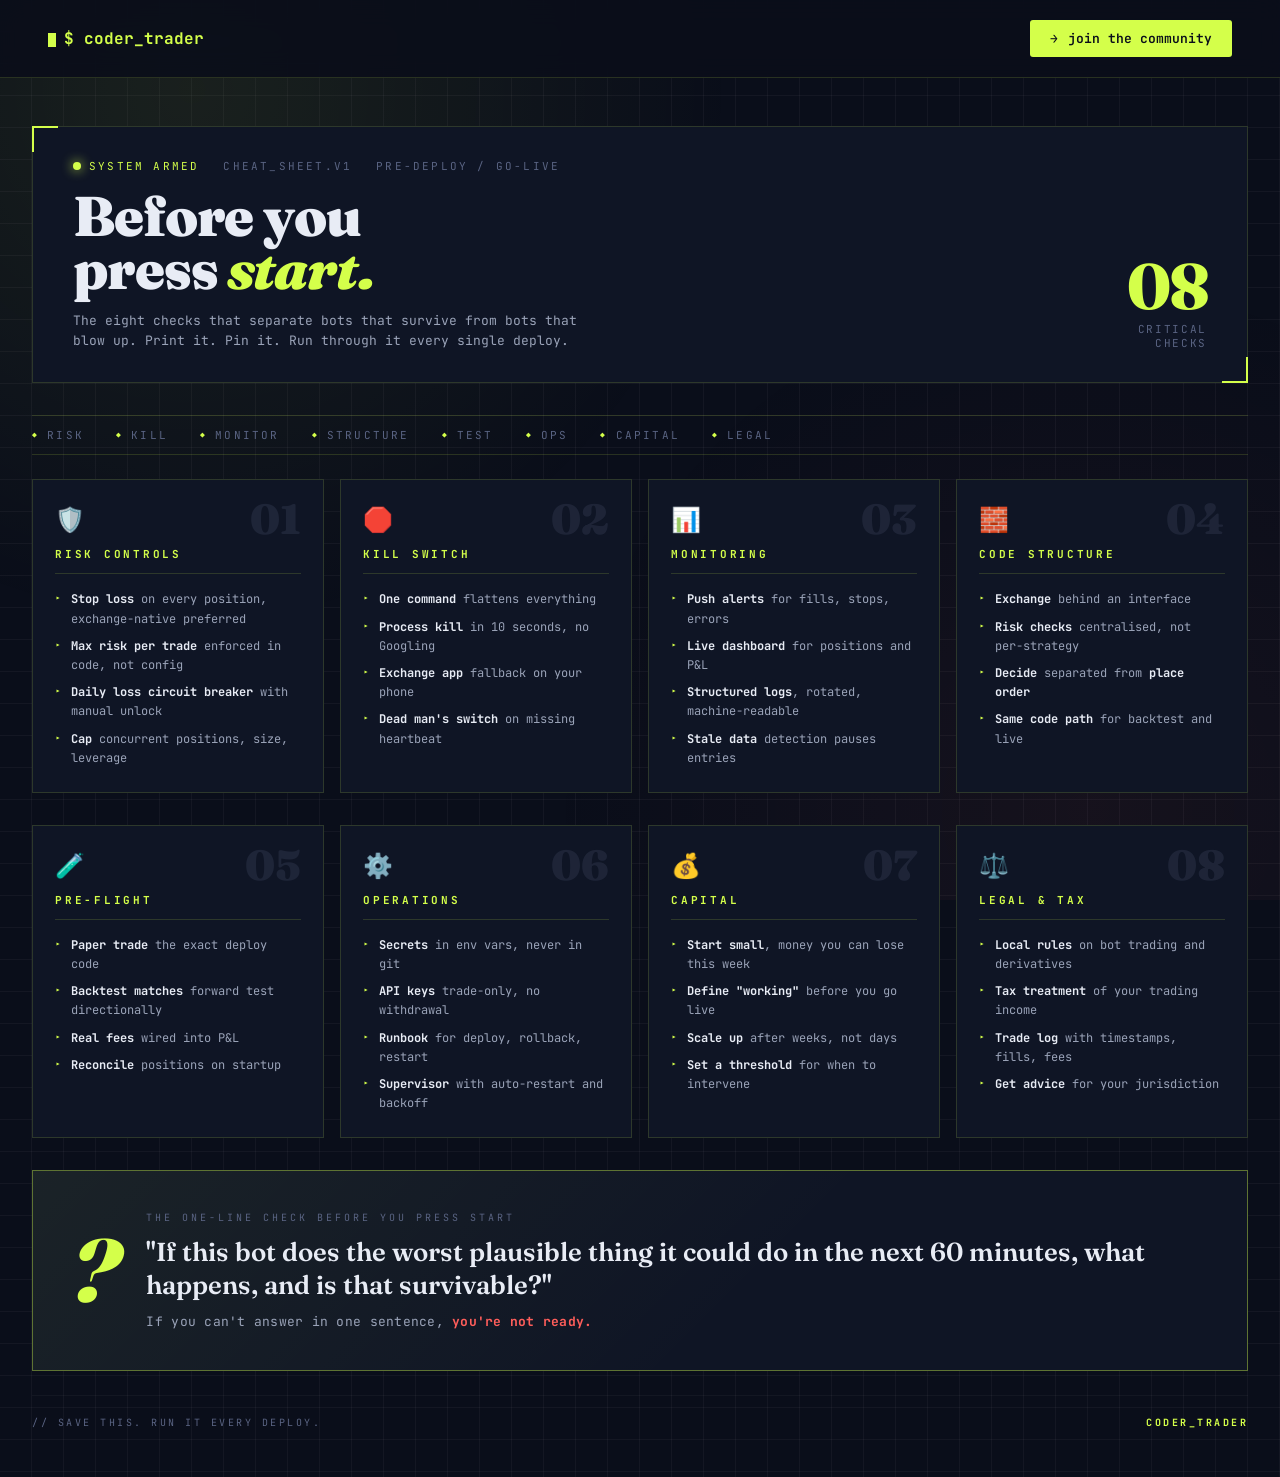
<file: content/cheat-sheet.html>
<!DOCTYPE html>
<html lang="en">
<head>
<meta charset="UTF-8">
<title>Trading Bot Pre-Deployment Cheat Sheet</title>
<link rel="preconnect" href="https://fonts.googleapis.com">
<link rel="preconnect" href="https://fonts.gstatic.com" crossorigin>
<link href="https://fonts.googleapis.com/css2?family=JetBrains+Mono:wght@400;500;700;800&family=Fraunces:opsz,wght@9..144,600;9..144,800;9..144,900&display=swap" rel="stylesheet">
<style>
  :root {
    --bg: #0a0e1a;
    --bg-card: #0f1525;
    --bg-card-hover: #131a2e;
    --ink: #e8ecf5;
    --ink-dim: #9aa3b8;
    --ink-faint: #5a6483;
    --accent: #d4ff4a;
    --accent-dim: #8fa830;
    --danger: #ff5e5b;
    --warn: #ffb547;
    --grid-line: rgba(255,255,255,0.04);
    --border: rgba(212, 255, 74, 0.15);
    --border-bright: rgba(212, 255, 74, 0.4);
  }

  * { box-sizing: border-box; margin: 0; padding: 0; }

  body {
    background: var(--bg);
    color: var(--ink);
    font-family: 'JetBrains Mono', monospace;
    min-height: 100vh;
    padding: 48px 32px;
    background-image:
      linear-gradient(var(--grid-line) 1px, transparent 1px),
      linear-gradient(90deg, var(--grid-line) 1px, transparent 1px);
    background-size: 32px 32px;
    background-position: -1px -1px;
    position: relative;
    overflow-x: hidden;
  }

  body::before {
    content: '';
    position: fixed;
    top: 0; left: 0; right: 0; bottom: 0;
    background:
      radial-gradient(circle at 15% 10%, rgba(212, 255, 74, 0.08), transparent 40%),
      radial-gradient(circle at 85% 90%, rgba(255, 94, 91, 0.05), transparent 40%);
    pointer-events: none;
    z-index: 0;
  }

  .container {
    max-width: 1280px;
    margin: 0 auto;
    position: relative;
    z-index: 1;
  }

  /* HEADER */
  .header {
    border: 1px solid var(--border);
    background: var(--bg-card);
    padding: 32px 40px;
    margin-bottom: 32px;
    position: relative;
    display: grid;
    grid-template-columns: 1fr auto;
    gap: 24px;
    align-items: end;
  }

  .header::before {
    content: '';
    position: absolute;
    top: -1px; left: -1px;
    width: 24px; height: 24px;
    border-top: 2px solid var(--accent);
    border-left: 2px solid var(--accent);
  }
  .header::after {
    content: '';
    position: absolute;
    bottom: -1px; right: -1px;
    width: 24px; height: 24px;
    border-bottom: 2px solid var(--accent);
    border-right: 2px solid var(--accent);
  }

  .meta-row {
    font-size: 11px;
    color: var(--ink-faint);
    letter-spacing: 0.2em;
    margin-bottom: 16px;
    display: flex;
    gap: 24px;
    text-transform: uppercase;
  }

  .meta-row .status {
    color: var(--accent);
    display: inline-flex;
    align-items: center;
    gap: 8px;
  }

  .meta-row .status::before {
    content: '';
    width: 8px; height: 8px;
    background: var(--accent);
    border-radius: 50%;
    box-shadow: 0 0 12px var(--accent);
    animation: pulse 2s ease-in-out infinite;
  }

  @keyframes pulse {
    0%, 100% { opacity: 1; }
    50% { opacity: 0.4; }
  }

  h1 {
    font-family: 'Fraunces', serif;
    font-weight: 900;
    font-size: 56px;
    line-height: 0.95;
    letter-spacing: -0.02em;
    color: var(--ink);
  }

  h1 .accent {
    color: var(--accent);
    font-style: italic;
  }

  .subtitle {
    font-size: 13px;
    color: var(--ink-dim);
    margin-top: 16px;
    max-width: 520px;
    line-height: 1.5;
  }

  .header-aside {
    text-align: right;
    font-size: 11px;
    color: var(--ink-faint);
    letter-spacing: 0.15em;
  }

  .header-aside .big-num {
    font-family: 'Fraunces', serif;
    font-size: 64px;
    font-weight: 800;
    color: var(--accent);
    line-height: 1;
    letter-spacing: -0.04em;
    margin-bottom: 4px;
  }

  /* GRID */
  .grid {
    display: grid;
    grid-template-columns: repeat(4, 1fr);
    gap: 16px;
    margin-bottom: 32px;
  }

  .card {
    background: var(--bg-card);
    border: 1px solid var(--border);
    padding: 24px 22px;
    position: relative;
    transition: all 0.2s;
  }

  .card:hover {
    border-color: var(--border-bright);
    background: var(--bg-card-hover);
  }

  .card-num {
    position: absolute;
    top: 18px;
    right: 22px;
    font-family: 'Fraunces', serif;
    font-size: 42px;
    font-weight: 900;
    color: var(--ink-faint);
    opacity: 0.2;
    line-height: 1;
  }

  .card-icon {
    font-size: 24px;
    margin-bottom: 12px;
    display: block;
  }

  .card-title {
    font-size: 11px;
    letter-spacing: 0.25em;
    text-transform: uppercase;
    color: var(--accent);
    margin-bottom: 16px;
    font-weight: 700;
    border-bottom: 1px solid var(--border);
    padding-bottom: 12px;
  }

  .card ul {
    list-style: none;
    font-size: 12px;
    line-height: 1.6;
    color: var(--ink-dim);
  }

  .card ul li {
    padding-left: 16px;
    position: relative;
    margin-bottom: 8px;
  }

  .card ul li:last-child { margin-bottom: 0; }

  .card ul li::before {
    content: '▸';
    position: absolute;
    left: 0;
    color: var(--accent);
    font-size: 10px;
    top: 1px;
  }

  .card ul li strong {
    color: var(--ink);
    font-weight: 700;
  }

  /* FOOTER GUT-CHECK */
  .gut-check {
    background: var(--bg-card);
    border: 1px solid var(--border-bright);
    padding: 40px;
    position: relative;
    display: grid;
    grid-template-columns: auto 1fr;
    gap: 32px;
    align-items: center;
  }

  .gut-check::before {
    content: '';
    position: absolute;
    inset: 0;
    background: linear-gradient(135deg, rgba(212, 255, 74, 0.06), transparent 60%);
    pointer-events: none;
  }

  .gut-check-label {
    font-family: 'Fraunces', serif;
    font-size: 88px;
    font-weight: 900;
    color: var(--accent);
    line-height: 0.85;
    letter-spacing: -0.04em;
    font-style: italic;
  }

  .gut-check-content {
    position: relative;
  }

  .gut-check-tag {
    font-size: 10px;
    letter-spacing: 0.3em;
    color: var(--ink-faint);
    text-transform: uppercase;
    margin-bottom: 12px;
  }

  .gut-check-q {
    font-family: 'Fraunces', serif;
    font-size: 26px;
    line-height: 1.25;
    font-weight: 600;
    color: var(--ink);
    margin-bottom: 12px;
  }

  .gut-check-a {
    font-size: 13px;
    color: var(--ink-dim);
    letter-spacing: 0.02em;
  }

  .gut-check-a .danger {
    color: var(--danger);
    font-weight: 700;
  }

  /* SIGNATURE */
  .signature {
    margin-top: 24px;
    display: flex;
    justify-content: space-between;
    align-items: center;
    font-size: 10px;
    letter-spacing: 0.25em;
    color: var(--ink-faint);
    text-transform: uppercase;
    padding-top: 20px;
    border-top: 1px solid var(--grid-line);
  }

  .signature .brand {
    color: var(--accent);
    font-weight: 700;
  }

  /* TICKER STRIP */
  .ticker {
    display: flex;
    gap: 32px;
    overflow: hidden;
    margin-bottom: 24px;
    padding: 12px 0;
    border-top: 1px solid var(--border);
    border-bottom: 1px solid var(--border);
    font-size: 11px;
    letter-spacing: 0.2em;
    color: var(--ink-faint);
    text-transform: uppercase;
    white-space: nowrap;
  }

  .ticker span {
    display: inline-flex;
    align-items: center;
    gap: 8px;
  }

  .ticker span::before {
    content: '◆';
    color: var(--accent);
    font-size: 8px;
  }

  /* ----- SITE HEADER (nav) ----- */
  .site-header {
    border-bottom: 1px solid var(--border);
    padding: 20px 48px;
    display: flex;
    justify-content: space-between;
    align-items: center;
    background: rgba(10, 14, 26, 0.9);
    backdrop-filter: blur(14px);
    -webkit-backdrop-filter: blur(14px);
    position: sticky;
    top: 0;
    z-index: 100;
    margin: -48px -32px 48px;
  }
  .site-header .logo {
    font-family: 'JetBrains Mono', monospace;
    font-weight: 700;
    color: var(--accent);
    text-decoration: none;
    font-size: 16px;
  }
  .site-header .logo::before {
    content: '';
    display: inline-block;
    width: 8px;
    height: 14px;
    background: var(--accent);
    margin-right: 8px;
    vertical-align: middle;
    animation: blink-cursor 1.2s steps(2) infinite;
  }
  @keyframes blink-cursor { 50% { opacity: 0.2; } }
  .site-header .nav-cta {
    color: var(--bg);
    background: var(--accent);
    text-decoration: none;
    font-size: 13px;
    font-weight: 600;
    padding: 10px 20px;
    border-radius: 3px;
    transition: transform 0.2s, box-shadow 0.2s;
    font-family: 'JetBrains Mono', monospace;
  }
  .site-header .nav-cta:hover {
    transform: translateY(-1px);
    box-shadow: 0 6px 20px rgba(212, 255, 74, 0.25);
  }
  .site-header .nav-cta::before {
    content: '→ ';
    margin-right: 2px;
  }
  @media (max-width: 640px) {
    .site-header { padding: 16px 20px; margin: -48px -32px 32px; }
    .site-header .nav-cta { padding: 8px 14px; font-size: 12px; }
  }
</style>
</head>
<body>

<header class="site-header">
  <a href="https://www.skool.com/about" class="logo" target="_blank" rel="noopener">$ coder_trader</a>
  <a href="https://www.skool.com/about" class="nav-cta" target="_blank" rel="noopener">join the community</a>
</header>

<main>
<div class="container">

  <!-- HEADER -->
  <div class="header">
    <div>
      <div class="meta-row">
        <span class="status">SYSTEM ARMED</span>
        <span>CHEAT_SHEET.v1</span>
        <span>PRE-DEPLOY / GO-LIVE</span>
      </div>
      <h1>Before you<br>press <span class="accent">start.</span></h1>
      <p class="subtitle">The eight checks that separate bots that survive from bots that blow up. Print it. Pin it. Run through it every single deploy.</p>
    </div>
    <div class="header-aside">
      <div class="big-num">08</div>
      <div>CRITICAL<br>CHECKS</div>
    </div>
  </div>

  <!-- TICKER -->
  <div class="ticker">
    <span>RISK</span>
    <span>KILL</span>
    <span>MONITOR</span>
    <span>STRUCTURE</span>
    <span>TEST</span>
    <span>OPS</span>
    <span>CAPITAL</span>
    <span>LEGAL</span>
  </div>

  <!-- GRID ROW 1 -->
  <div class="grid">

    <div class="card">
      <span class="card-num">01</span>
      <span class="card-icon">🛡️</span>
      <div class="card-title">Risk Controls</div>
      <ul>
        <li><strong>Stop loss</strong> on every position, exchange-native preferred</li>
        <li><strong>Max risk per trade</strong> enforced in code, not config</li>
        <li><strong>Daily loss circuit breaker</strong> with manual unlock</li>
        <li><strong>Cap</strong> concurrent positions, size, leverage</li>
      </ul>
    </div>

    <div class="card">
      <span class="card-num">02</span>
      <span class="card-icon">🛑</span>
      <div class="card-title">Kill Switch</div>
      <ul>
        <li><strong>One command</strong> flattens everything</li>
        <li><strong>Process kill</strong> in 10 seconds, no Googling</li>
        <li><strong>Exchange app</strong> fallback on your phone</li>
        <li><strong>Dead man's switch</strong> on missing heartbeat</li>
      </ul>
    </div>

    <div class="card">
      <span class="card-num">03</span>
      <span class="card-icon">📊</span>
      <div class="card-title">Monitoring</div>
      <ul>
        <li><strong>Push alerts</strong> for fills, stops, errors</li>
        <li><strong>Live dashboard</strong> for positions and P&L</li>
        <li><strong>Structured logs</strong>, rotated, machine-readable</li>
        <li><strong>Stale data</strong> detection pauses entries</li>
      </ul>
    </div>

    <div class="card">
      <span class="card-num">04</span>
      <span class="card-icon">🧱</span>
      <div class="card-title">Code Structure</div>
      <ul>
        <li><strong>Exchange</strong> behind an interface</li>
        <li><strong>Risk checks</strong> centralised, not per-strategy</li>
        <li><strong>Decide</strong> separated from <strong>place order</strong></li>
        <li><strong>Same code path</strong> for backtest and live</li>
      </ul>
    </div>

  </div>

  <!-- GRID ROW 2 -->
  <div class="grid">

    <div class="card">
      <span class="card-num">05</span>
      <span class="card-icon">🧪</span>
      <div class="card-title">Pre-Flight</div>
      <ul>
        <li><strong>Paper trade</strong> the exact deploy code</li>
        <li><strong>Backtest matches</strong> forward test directionally</li>
        <li><strong>Real fees</strong> wired into P&L</li>
        <li><strong>Reconcile</strong> positions on startup</li>
      </ul>
    </div>

    <div class="card">
      <span class="card-num">06</span>
      <span class="card-icon">⚙️</span>
      <div class="card-title">Operations</div>
      <ul>
        <li><strong>Secrets</strong> in env vars, never in git</li>
        <li><strong>API keys</strong> trade-only, no withdrawal</li>
        <li><strong>Runbook</strong> for deploy, rollback, restart</li>
        <li><strong>Supervisor</strong> with auto-restart and backoff</li>
      </ul>
    </div>

    <div class="card">
      <span class="card-num">07</span>
      <span class="card-icon">💰</span>
      <div class="card-title">Capital</div>
      <ul>
        <li><strong>Start small</strong>, money you can lose this week</li>
        <li><strong>Define "working"</strong> before you go live</li>
        <li><strong>Scale up</strong> after weeks, not days</li>
        <li><strong>Set a threshold</strong> for when to intervene</li>
      </ul>
    </div>

    <div class="card">
      <span class="card-num">08</span>
      <span class="card-icon">⚖️</span>
      <div class="card-title">Legal & Tax</div>
      <ul>
        <li><strong>Local rules</strong> on bot trading and derivatives</li>
        <li><strong>Tax treatment</strong> of your trading income</li>
        <li><strong>Trade log</strong> with timestamps, fills, fees</li>
        <li><strong>Get advice</strong> for your jurisdiction</li>
      </ul>
    </div>

  </div>

  <!-- GUT CHECK -->
  <div class="gut-check">
    <div class="gut-check-label">?</div>
    <div class="gut-check-content">
      <div class="gut-check-tag">The one-line check before you press start</div>
      <div class="gut-check-q">"If this bot does the worst plausible thing it could do in the next 60 minutes, what happens, and is that survivable?"</div>
      <div class="gut-check-a">If you can't answer in one sentence, <span class="danger">you're not ready.</span></div>
    </div>
  </div>

  <!-- SIGNATURE -->
  <div class="signature">
    <span>// SAVE THIS. RUN IT EVERY DEPLOY.</span>
    <span class="brand">CODER_TRADER</span>
  </div>

</div>

  </main>
</body>
</html>
</file>
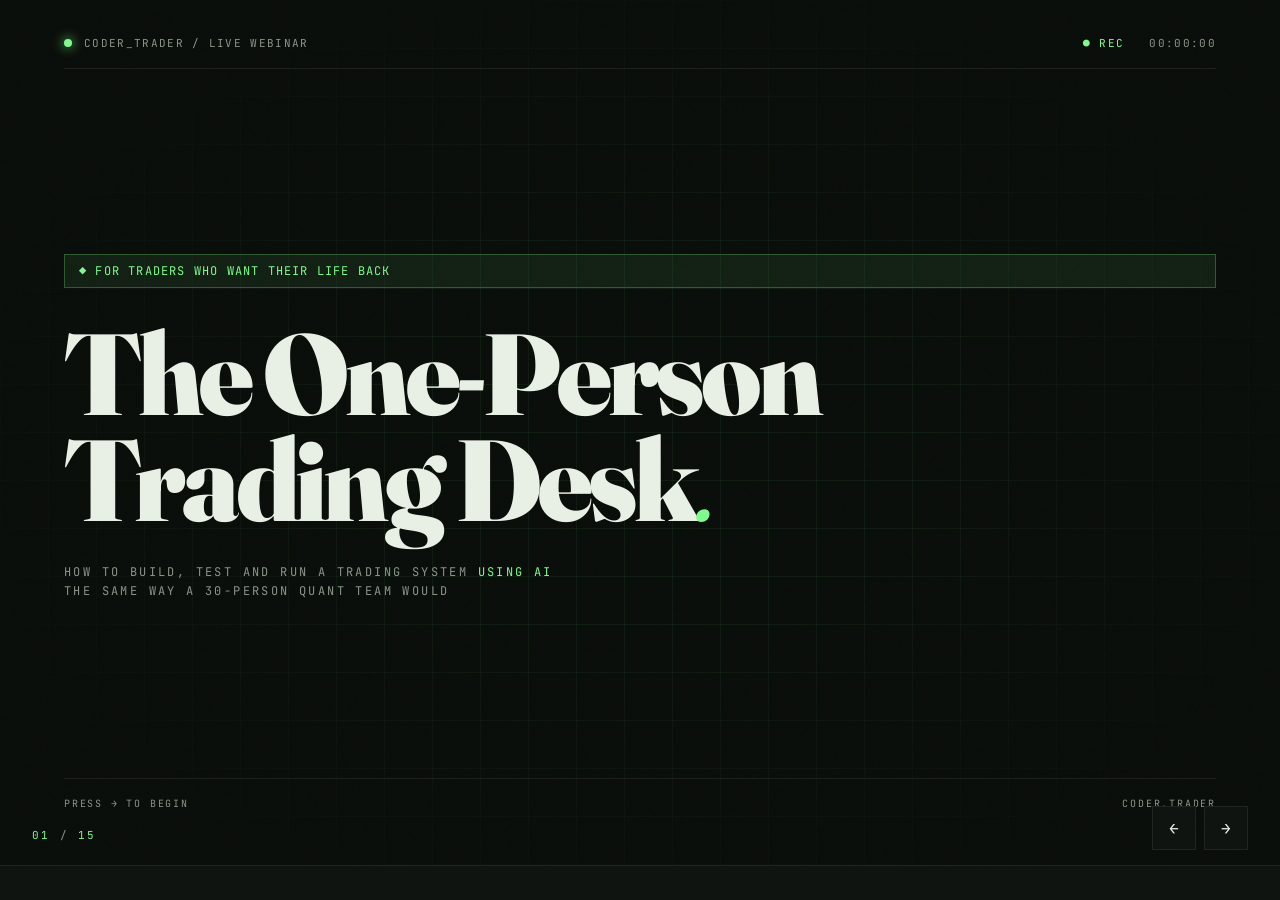
<file: content/coder-trader-webinar.html>
<!DOCTYPE html>
<html lang="en">
<head>
<meta charset="UTF-8">
<meta name="viewport" content="width=device-width, initial-scale=1.0">
<title>The One-Person Trading Desk — Coder Trader Webinar</title>
<link rel="preconnect" href="https://fonts.googleapis.com">
<link rel="preconnect" href="https://fonts.gstatic.com" crossorigin>
<link href="https://fonts.googleapis.com/css2?family=JetBrains+Mono:wght@400;500;700;800&family=Fraunces:opsz,wght@9..144,400;9..144,600;9..144,900&family=Inter+Tight:wght@400;500;600;700&display=swap" rel="stylesheet">
<style>
  :root {
    --bg: #0a0e0a;
    --bg-elev: #0f1410;
    --ink: #e8f0e6;
    --ink-dim: #8a9588;
    --accent: #7cfc8a;
    --accent-dim: #2d5c33;
    --warn: #ffb547;
    --danger: #ff5d5d;
    --grid: rgba(124, 252, 138, 0.06);
    --line: rgba(232, 240, 230, 0.08);
  }

  * { margin: 0; padding: 0; box-sizing: border-box; }

  html, body {
    background: var(--bg);
    color: var(--ink);
    font-family: 'Inter Tight', sans-serif;
    overflow: hidden;
    height: 100vh;
    width: 100vw;
  }

  body::before {
    content: '';
    position: fixed;
    inset: 0;
    background-image:
      linear-gradient(var(--grid) 1px, transparent 1px),
      linear-gradient(90deg, var(--grid) 1px, transparent 1px);
    background-size: 48px 48px;
    pointer-events: none;
    z-index: 1;
    mask-image: radial-gradient(ellipse at center, black 30%, transparent 80%);
  }

  body::after {
    content: '';
    position: fixed;
    inset: 0;
    background-image: url("data:image/svg+xml,%3Csvg viewBox='0 0 200 200' xmlns='http://www.w3.org/2000/svg'%3E%3Cfilter id='n'%3E%3CfeTurbulence type='fractalNoise' baseFrequency='0.9' numOctaves='3'/%3E%3C/filter%3E%3Crect width='100%25' height='100%25' filter='url(%23n)' opacity='0.4'/%3E%3C/svg%3E");
    opacity: 0.04;
    pointer-events: none;
    z-index: 2;
    mix-blend-mode: overlay;
  }

  .deck { position: relative; width: 100vw; height: 100vh; z-index: 3; }

  .slide {
    position: absolute;
    inset: 0;
    padding: clamp(28px, 4vh, 48px) clamp(36px, 5vw, 80px) clamp(72px, 10vh, 96px);
    display: none;
    flex-direction: column;
    opacity: 0;
    transition: opacity 0.4s ease;
    overflow: hidden;
  }

  .slide.active {
    display: flex;
    opacity: 1;
    animation: slideIn 0.6s cubic-bezier(0.16, 1, 0.3, 1);
  }

  @keyframes slideIn {
    from { opacity: 0; transform: translateY(12px); }
    to { opacity: 1; transform: translateY(0); }
  }

  .chrome {
    display: flex;
    justify-content: space-between;
    align-items: center;
    font-family: 'JetBrains Mono', monospace;
    font-size: 11px;
    letter-spacing: 0.12em;
    text-transform: uppercase;
    color: var(--ink-dim);
    padding-bottom: clamp(14px, 2vh, 24px);
    border-bottom: 1px solid var(--line);
    margin-bottom: clamp(20px, 4vh, 40px);
    flex-shrink: 0;
  }

  .chrome .brand { display: flex; align-items: center; gap: 12px; }

  .chrome .dot {
    width: 8px; height: 8px;
    background: var(--accent);
    border-radius: 50%;
    box-shadow: 0 0 12px var(--accent);
    animation: pulse 2s ease-in-out infinite;
  }

  @keyframes pulse {
    0%, 100% { opacity: 1; }
    50% { opacity: 0.4; }
  }

  .chrome .rec { color: var(--accent); }

  .body {
    flex: 1;
    display: flex;
    flex-direction: column;
    justify-content: center;
    min-height: 0;
    overflow: hidden;
  }

  .eyebrow {
    font-family: 'JetBrains Mono', monospace;
    font-size: 12px;
    letter-spacing: 0.3em;
    text-transform: uppercase;
    color: var(--accent);
    margin-bottom: clamp(16px, 2.5vh, 28px);
  }

  h1.display {
    font-family: 'Fraunces', serif;
    font-weight: 900;
    font-size: clamp(48px, min(9vw, 13vh), 120px);
    line-height: 0.92;
    letter-spacing: -0.035em;
  }

  h1.display em {
    font-style: italic;
    font-weight: 400;
    color: var(--accent);
  }

  h2 {
    font-family: 'Fraunces', serif;
    font-weight: 600;
    font-size: clamp(36px, min(5.5vw, 8.5vh), 72px);
    line-height: 1.05;
    letter-spacing: -0.025em;
  }

  h2 em {
    font-style: italic;
    color: var(--accent);
    font-weight: 400;
  }

  .foot {
    display: flex;
    justify-content: space-between;
    align-items: center;
    font-family: 'JetBrains Mono', monospace;
    font-size: 10px;
    letter-spacing: 0.18em;
    text-transform: uppercase;
    color: var(--ink-dim);
    padding-top: clamp(14px, 2vh, 24px);
    border-top: 1px solid var(--line);
    margin-top: clamp(18px, 3vh, 36px);
    flex-shrink: 0;
  }

  .cover-meta {
    font-family: 'JetBrains Mono', monospace;
    font-size: 12px;
    letter-spacing: 0.2em;
    text-transform: uppercase;
    color: var(--ink-dim);
    margin-top: clamp(20px, 3.5vh, 40px);
    line-height: 1.6;
  }
  .cover-meta span { color: var(--accent); }

  .price-tag {
    font-family: 'JetBrains Mono', monospace;
    display: inline-flex;
    align-items: center;
    gap: 8px;
    padding: 8px 14px;
    background: rgba(124, 252, 138, 0.08);
    border: 1px solid var(--accent-dim);
    color: var(--accent);
    font-size: 12px;
    letter-spacing: 0.1em;
    margin-bottom: clamp(20px, 3.5vh, 32px);
    text-transform: uppercase;
  }

  .pull-quote {
    font-family: 'Fraunces', serif;
    font-size: clamp(32px, min(5vw, 7.5vh), 64px);
    line-height: 1.1;
    font-weight: 400;
    letter-spacing: -0.02em;
    max-width: 1200px;
  }

  .pull-quote em {
    font-style: italic;
    color: var(--accent);
  }

  .quote-mark {
    font-family: 'Fraunces', serif;
    font-size: clamp(80px, 12vw, 160px);
    line-height: 0.5;
    color: var(--accent);
    opacity: 0.25;
    display: block;
    margin-bottom: 12px;
  }

  .mega-word {
    font-family: 'Fraunces', serif;
    font-weight: 900;
    font-size: clamp(72px, min(14vw, 18vh), 200px);
    line-height: 0.9;
    letter-spacing: -0.05em;
  }

  .mega-word em {
    font-style: italic;
    color: var(--accent);
    font-weight: 400;
  }

  .roles {
    display: grid;
    grid-template-columns: repeat(4, 1fr);
    gap: 0;
    margin-top: clamp(24px, 4vh, 48px);
    border-top: 1px solid var(--line);
    border-bottom: 1px solid var(--line);
  }

  .role {
    padding: clamp(18px, 2.5vh, 28px) 20px;
    border-right: 1px solid var(--line);
    text-align: center;
  }

  .role:last-child { border-right: none; }

  .role-icon {
    font-family: 'JetBrains Mono', monospace;
    font-size: 11px;
    color: var(--ink-dim);
    letter-spacing: 0.2em;
    margin-bottom: 12px;
  }

  .role-name {
    font-family: 'Fraunces', serif;
    font-size: clamp(16px, 1.8vw, 22px);
    font-weight: 600;
  }

  .role.you {
    background: rgba(124, 252, 138, 0.05);
  }

  .role.you .role-icon { color: var(--accent); }
  .role.you .role-name { color: var(--accent); }

  .vs-grid {
    display: grid;
    grid-template-columns: 1fr 60px 1fr;
    gap: 0;
    margin-top: clamp(20px, 3vh, 32px);
    align-items: stretch;
  }

  .vs-col {
    padding: clamp(20px, 3vh, 32px);
    border: 1px solid var(--line);
  }

  .vs-col.old { opacity: 0.5; }

  .vs-col.new {
    border-color: var(--accent-dim);
    background: rgba(124, 252, 138, 0.04);
  }

  .vs-divider {
    display: flex;
    align-items: center;
    justify-content: center;
    font-family: 'JetBrains Mono', monospace;
    font-size: 14px;
    color: var(--accent);
    letter-spacing: 0.2em;
  }

  .vs-label {
    font-family: 'JetBrains Mono', monospace;
    font-size: 11px;
    letter-spacing: 0.2em;
    text-transform: uppercase;
    color: var(--ink-dim);
    margin-bottom: clamp(14px, 2vh, 20px);
  }

  .vs-col.new .vs-label { color: var(--accent); }

  .vs-list { list-style: none; }

  .vs-list li {
    font-family: 'Fraunces', serif;
    font-size: clamp(16px, 1.8vw, 22px);
    padding: clamp(7px, 1.2vh, 12px) 0;
    border-bottom: 1px solid var(--line);
  }

  .vs-list li:last-child { border-bottom: none; }

  .code-block {
    background: #050805;
    border: 1px solid var(--line);
    padding: clamp(22px, 3vh, 36px) clamp(24px, 3vw, 40px);
    font-family: 'JetBrains Mono', monospace;
    font-size: clamp(14px, 1.4vw, 18px);
    line-height: 1.7;
    margin: clamp(16px, 2.5vh, 24px) 0;
    position: relative;
  }

  .code-block::before {
    content: '';
    position: absolute;
    top: 0; left: 0;
    width: 3px;
    height: 100%;
    background: var(--accent);
  }

  .code-block .label { display: none; }

  .code-block__header {
    display: flex;
    justify-content: space-between;
    align-items: center;
    margin: 0 calc(-1 * clamp(24px, 3vw, 40px)) clamp(16px, 2.5vh, 24px);
    padding: 10px clamp(24px, 3vw, 40px);
    border-bottom: 1px solid var(--line);
    font-family: 'JetBrains Mono', monospace;
    font-size: 10px;
    letter-spacing: 0.2em;
    text-transform: uppercase;
    color: var(--ink-dim);
  }

  .tok-key { color: #c792ea; }
  .tok-str { color: #ffb547; }
  .tok-num { color: #7cfc8a; }
  .tok-com { color: var(--ink-dim); font-style: italic; }
  .tok-fn  { color: #82aaff; }

  .step-grid {
    display: grid;
    grid-template-columns: repeat(5, 1fr);
    gap: 0;
    margin-top: clamp(24px, 4vh, 40px);
  }

  .step {
    text-align: center;
    padding: clamp(18px, 2.5vh, 28px) 16px;
    border-right: 1px solid var(--line);
  }

  .step:last-child { border-right: none; }

  .step-num {
    font-family: 'Fraunces', serif;
    font-size: clamp(40px, 5vw, 56px);
    font-weight: 600;
    color: var(--accent);
    line-height: 1;
    letter-spacing: -0.03em;
  }

  .step-title {
    font-family: 'Fraunces', serif;
    font-size: clamp(16px, 1.6vw, 20px);
    margin-top: 12px;
    font-weight: 500;
  }

  .gift-box {
    border: 2px solid var(--accent);
    padding: clamp(32px, 5vh, 56px);
    text-align: center;
    background: rgba(124, 252, 138, 0.04);
    position: relative;
    box-shadow: 0 0 80px rgba(124, 252, 138, 0.15);
  }

  .gift-box::before {
    content: 'FREE BONUS';
    position: absolute;
    top: -14px;
    left: 50%;
    transform: translateX(-50%);
    background: var(--bg);
    padding: 4px 16px;
    font-family: 'JetBrains Mono', monospace;
    font-size: 11px;
    letter-spacing: 0.3em;
    color: var(--accent);
  }

  .gift-title {
    font-family: 'Fraunces', serif;
    font-size: clamp(36px, min(5.5vw, 8vh), 72px);
    font-weight: 600;
    line-height: 1.05;
    letter-spacing: -0.025em;
  }

  .gift-title em {
    font-style: italic;
    color: var(--accent);
    font-weight: 400;
  }

  .inside-list {
    list-style: none;
    margin-top: clamp(20px, 3vh, 32px);
    display: grid;
    grid-template-columns: 1fr 1fr;
    gap: 0 clamp(32px, 5vw, 64px);
  }

  .inside-list li {
    display: flex;
    align-items: baseline;
    gap: 16px;
    padding: clamp(10px, 1.6vh, 16px) 0;
    border-bottom: 1px solid var(--line);
    font-family: 'Fraunces', serif;
    font-size: clamp(15px, 1.6vw, 20px);
    font-weight: 500;
  }

  .inside-list li::before {
    content: '✓';
    color: var(--accent);
    font-family: 'JetBrains Mono', monospace;
    font-weight: 700;
    flex-shrink: 0;
  }

  .cta-frame { text-align: center; padding: 32px 0; }

  .cta-button {
    display: inline-flex;
    align-items: center;
    gap: 16px;
    padding: clamp(18px, 2.8vh, 28px) clamp(36px, 5vw, 56px);
    background: var(--accent);
    color: var(--bg);
    font-family: 'JetBrains Mono', monospace;
    font-size: clamp(14px, 1.6vw, 18px);
    font-weight: 700;
    letter-spacing: 0.12em;
    text-transform: uppercase;
    margin-top: clamp(24px, 4vh, 40px);
    text-decoration: none;
    border: none;
    cursor: pointer;
    box-shadow: 0 0 80px rgba(124, 252, 138, 0.35);
  }

  .cta-button::after { content: '→'; font-size: 24px; }

  .ticker-tape {
    position: fixed;
    bottom: 0; left: 0; right: 0;
    background: var(--bg-elev);
    border-top: 1px solid var(--line);
    padding: 10px 0;
    font-family: 'JetBrains Mono', monospace;
    font-size: 11px;
    letter-spacing: 0.1em;
    overflow: hidden;
    z-index: 100;
    white-space: nowrap;
  }

  .ticker-content {
    display: inline-block;
    animation: scroll 60s linear infinite;
    padding-left: 100%;
  }

  .ticker-content span { margin-right: 48px; color: var(--ink-dim); }
  .ticker-content span.up { color: var(--accent); }
  .ticker-content span.down { color: var(--danger); }

  @keyframes scroll {
    from { transform: translateX(0); }
    to { transform: translateX(-100%); }
  }

  .nav {
    position: fixed;
    bottom: 50px;
    right: 32px;
    display: flex;
    gap: 8px;
    z-index: 200;
  }

  .nav button {
    background: var(--bg-elev);
    border: 1px solid var(--line);
    color: var(--ink);
    width: 44px; height: 44px;
    cursor: pointer;
    font-family: 'JetBrains Mono', monospace;
    font-size: 16px;
    transition: all 0.2s ease;
  }

  .nav button:hover { border-color: var(--accent); color: var(--accent); }

  .slide-counter {
    position: fixed;
    bottom: 58px;
    left: 32px;
    font-family: 'JetBrains Mono', monospace;
    font-size: 11px;
    letter-spacing: 0.2em;
    color: var(--ink-dim);
    z-index: 200;
  }
  .slide-counter span { color: var(--accent); }

  .highlight {
    border: 1px solid var(--accent-dim);
    background: rgba(124, 252, 138, 0.04);
    padding: clamp(20px, 3vh, 32px) clamp(22px, 3vw, 36px);
    margin-top: clamp(24px, 4vh, 40px);
    position: relative;
  }

  .highlight::before {
    content: 'THE SHIFT';
    position: absolute;
    top: -10px;
    left: 24px;
    background: var(--bg);
    padding: 0 12px;
    font-family: 'JetBrains Mono', monospace;
    font-size: 10px;
    letter-spacing: 0.25em;
    color: var(--accent);
  }

  .highlight p {
    font-family: 'Fraunces', serif;
    font-size: clamp(18px, 2.2vw, 26px);
    line-height: 1.35;
    color: var(--ink);
    font-weight: 500;
  }

  .section-marker { text-align: center; padding: clamp(40px, 8vh, 80px) 0; }

  .section-num {
    font-family: 'JetBrains Mono', monospace;
    font-size: 14px;
    letter-spacing: 0.4em;
    color: var(--accent);
    margin-bottom: clamp(20px, 3.5vh, 32px);
  }

  .section-title {
    font-family: 'Fraunces', serif;
    font-size: clamp(44px, min(7vw, 11vh), 96px);
    font-weight: 400;
    font-style: italic;
    line-height: 1.05;
    letter-spacing: -0.02em;
  }

  .flow {
    display: grid;
    grid-template-columns: 1fr 60px 1fr 60px 1fr;
    gap: 0;
    margin-top: clamp(28px, 4.5vh, 48px);
    align-items: stretch;
  }

  .flow-step {
    border: 1px solid var(--line);
    padding: clamp(18px, 2.6vh, 28px);
    text-align: center;
  }

  .flow-step.highlight-step {
    border-color: var(--accent-dim);
    background: rgba(124, 252, 138, 0.05);
  }

  .flow-arrow {
    display: flex;
    align-items: center;
    justify-content: center;
    font-family: 'JetBrains Mono', monospace;
    color: var(--accent);
    font-size: 20px;
  }

  .flow-label {
    font-family: 'JetBrains Mono', monospace;
    font-size: 10px;
    letter-spacing: 0.2em;
    color: var(--ink-dim);
    margin-bottom: 12px;
  }

  .flow-title {
    font-family: 'Fraunces', serif;
    font-size: clamp(16px, 1.8vw, 22px);
    font-weight: 500;
  }

  /* ----- LINK BLOCK ----- */
  .link-block {
    background: #050805;
    border: 1px solid var(--line);
    border-left: 3px solid var(--accent);
    margin-top: clamp(24px, 4vh, 40px);
    position: relative;
    font-family: 'JetBrains Mono', monospace;
    font-size: clamp(11px, 1.1vw, 14px);
    line-height: 1.75;
  }

  .link-block__header {
    display: flex;
    justify-content: space-between;
    align-items: center;
    padding: 10px 20px;
    border-bottom: 1px solid var(--line);
  }

  .link-block__label {
    font-size: 10px;
    letter-spacing: 0.2em;
    text-transform: uppercase;
    color: var(--ink-dim);
  }

  .link-block__copy {
    background: transparent;
    border: 1px solid var(--accent-dim);
    color: var(--accent);
    font-family: 'JetBrains Mono', monospace;
    font-size: 10px;
    letter-spacing: 0.2em;
    padding: 5px 12px;
    cursor: pointer;
    text-transform: uppercase;
    transition: all 0.2s;
  }

  .link-block__copy:hover {
    background: rgba(124, 252, 138, 0.08);
    border-color: var(--accent);
  }

  .link-block__copy.copied {
    color: var(--bg);
    background: var(--accent);
    border-color: var(--accent);
  }

  .link-block__code {
    padding: clamp(16px, 2.5vh, 24px) 20px;
  }

  .link-line {
    display: block;
  }

  .link-line .tok-com {
    color: var(--ink-dim);
    font-style: italic;
  }

  .link-line a {
    color: var(--accent);
    text-decoration: none;
    word-break: break-all;
  }

  .link-line a:hover {
    text-decoration: underline;
  }

  .link-group + .link-group {
    margin-top: clamp(12px, 2vh, 20px);
  }
</style>
</head>
<body>

<div class="deck" id="deck">

  <!-- 1. COVER / HOOK -->
  <section class="slide active">
    <div class="chrome">
      <div class="brand"><span class="dot"></span> CODER_TRADER / LIVE WEBINAR</div>
      <div><span class="rec">● REC</span> &nbsp; 00:00:00</div>
    </div>
    <div class="body">
      <div class="price-tag">◆ FOR TRADERS WHO WANT THEIR LIFE BACK</div>
      <h1 class="display">The One-Person<br>Trading Desk<em>.</em></h1>
      <div class="cover-meta">
        How to build, test and run a trading system <span>using AI</span><br>
        the same way a 30-person quant team would
      </div>
    </div>
    <div class="foot">
      <span>PRESS → TO BEGIN</span>
      <span>CODER.TRADER</span>
    </div>
  </section>

  <!-- 2. THE PROMISE / BIG IDEA -->
  <section class="slide">
    <div class="chrome">
      <div class="brand"><span class="dot"></span> WHAT YOU GET TODAY</div>
      <div>02</div>
    </div>
    <div class="body">
      <div class="eyebrow">// stay till the end</div>
      <h2>By the time we're done<br>you'll have a <em>free checklist</em><br>that walks you through<br>every step.</h2>
    </div>
    <div class="foot">
      <span>02 / 15</span>
      <span>CODER_TRADER</span>
    </div>
  </section>

  <!-- 3. WHO AM I -->
  <section class="slide">
    <div class="chrome">
      <div class="brand"><span class="dot"></span> WHO'S TALKING TO YOU</div>
      <div>03</div>
    </div>
    <div class="body">
      <div class="eyebrow">// quick intro</div>
      <h2>Ex-quant developer.<br>Built trading systems<br>for a living.</h2>
      <div class="roles">
        <div class="role">
          <div class="role-icon">// FINANCE</div>
          <div class="role-name">Algo Trader</div>
        </div>
        <div class="role">
          <div class="role-icon">// FINANCE</div>
          <div class="role-name">Quant Developer</div>
        </div>
        <div class="role">
          <div class="role-icon">// NOW</div>
          <div class="role-name">System Builder</div>
        </div>
        <div class="role you">
          <div class="role-icon">// THIS YEAR</div>
          <div class="role-name">Helping You</div>
        </div>
      </div>
    </div>
    <div class="foot">
      <span>03 / 15</span>
      <span>CODER_TRADER</span>
    </div>
  </section>

  <!-- 4. HOW IT USED TO WORK (THE OLD WAY) -->
  <section class="slide">
    <div class="chrome">
      <div class="brand"><span class="dot"></span> HOW A TRADING SYSTEM GETS BUILT</div>
      <div>04</div>
    </div>
    <div class="body">
      <div class="eyebrow">// the old way</div>
      <h2>Building a trading system<br>used to take <em>a whole team</em>.</h2>
      <div class="roles" style="margin-top: 48px;">
        <div class="role">
          <div class="role-icon">// 01</div>
          <div class="role-name">Quants</div>
        </div>
        <div class="role">
          <div class="role-icon">// 02</div>
          <div class="role-name">Developers</div>
        </div>
        <div class="role">
          <div class="role-icon">// 03</div>
          <div class="role-name">Traders</div>
        </div>
        <div class="role">
          <div class="role-icon">// 04</div>
          <div class="role-name">QA Team</div>
        </div>
      </div>
      <p style="text-align: center; margin-top: 40px; font-family: 'JetBrains Mono', monospace; font-size: 13px; color: var(--ink-dim); letter-spacing: 0.15em;">MATHS → CODE → ALIGN WITH MARKET → TEST → DEPLOY</p>
    </div>
    <div class="foot">
      <span>04 / 15</span>
      <span>CODER_TRADER</span>
    </div>
  </section>

  <!-- 5. THE LIGHTBULB -->
  <section class="slide">
    <div class="chrome">
      <div class="brand"><span class="dot"></span> THE MOMENT EVERYTHING CHANGED</div>
      <div>05</div>
    </div>
    <div class="body">
      <span class="quote-mark">"</span>
      <p class="pull-quote">Then it hit me. <em>One person</em> can do all of that now. AI plays every role on the team.</p>
    </div>
    <div class="foot">
      <span>05 / 15</span>
      <span>CODER_TRADER</span>
    </div>
  </section>

  <!-- 6. OLD WAY VS NEW WAY -->
  <section class="slide">
    <div class="chrome">
      <div class="brand"><span class="dot"></span> THE NEW LANDSCAPE</div>
      <div>06</div>
    </div>
    <div class="body">
      <div class="eyebrow">// then vs now</div>
      <h2>Same job.<br><em>One person</em>.</h2>
      <div class="vs-grid">
        <div class="vs-col old">
          <div class="vs-label">THE OLD WAY</div>
          <ul class="vs-list">
            <li>Quant team</li>
            <li>Dev team</li>
            <li>Trader feedback loop</li>
            <li>QA team</li>
            <li>Months of meetings</li>
          </ul>
        </div>
        <div class="vs-divider">→</div>
        <div class="vs-col new">
          <div class="vs-label">THE NEW WAY</div>
          <ul class="vs-list">
            <li>You</li>
            <li>+ AI</li>
            <li>+ A clear process</li>
            <li>&nbsp;</li>
            <li>Days, not months</li>
          </ul>
        </div>
      </div>
    </div>
    <div class="foot">
      <span>06 / 15</span>
      <span>CODER_TRADER</span>
    </div>
  </section>

  <!-- 7. WHY AUTOMATION (THE BIG DOMINO) -->
  <section class="slide">
    <div class="chrome">
      <div class="brand"><span class="dot"></span> THE BIG DOMINO</div>
      <div>07</div>
    </div>
    <div class="body">
      <div class="mega-word">Automation<br><em>wins</em>.</div>
      <div class="highlight" style="margin-top: 48px; max-width: 900px;">
        <p>Manual traders burn out. Automated systems compound. The traders who win this decade are the ones who let AI do the work.</p>
      </div>
    </div>
    <div class="foot">
      <span>07 / 15</span>
      <span>CODER_TRADER</span>
    </div>
  </section>

  <!-- 8. SECTION DIVIDER -->
  <section class="slide">
    <div class="chrome">
      <div class="brand"><span class="dot"></span> THE FRAMEWORK</div>
      <div>08</div>
    </div>
    <div class="body">
      <div class="section-marker">
        <div class="section-num">SO HERE'S HOW</div>
        <div class="section-title">5 steps.<br>One system.</div>
      </div>
    </div>
    <div class="foot">
      <span>08 / 15</span>
      <span>CODER_TRADER</span>
    </div>
  </section>

  <!-- 9. THE 5 STEPS -->
  <section class="slide">
    <div class="chrome">
      <div class="brand"><span class="dot"></span> YOUR AI TRADING STACK</div>
      <div>09</div>
    </div>
    <div class="body">
      <div class="eyebrow">// the framework</div>
      <h2>Every system you<br>build follows <em>these five</em>.</h2>
      <div class="step-grid">
        <div class="step">
          <div class="step-num">01</div>
          <div class="step-title">Strategy</div>
        </div>
        <div class="step">
          <div class="step-num">02</div>
          <div class="step-title">Data</div>
        </div>
        <div class="step">
          <div class="step-num">03</div>
          <div class="step-title">Code</div>
        </div>
        <div class="step">
          <div class="step-num">04</div>
          <div class="step-title">Risk</div>
        </div>
        <div class="step">
          <div class="step-num">05</div>
          <div class="step-title">Deploy</div>
        </div>
      </div>
      <p style="text-align: center; margin-top: 48px; font-family: 'JetBrains Mono', monospace; font-size: 13px; color: var(--ink-dim); letter-spacing: 0.15em;">AI HELPS YOU IN EVERY SINGLE ONE OF THESE</p>
    </div>
    <div class="foot">
      <span>09 / 15</span>
      <span>CODER_TRADER</span>
    </div>
  </section>

  <!-- 10. DEMO SETUP -->
  <section class="slide">
    <div class="chrome">
      <div class="brand"><span class="dot"></span> LIVE DEMO COMING UP</div>
      <div>10</div>
    </div>
    <div class="body">
      <div class="eyebrow">// watch this</div>
      <h2>Let me show you<br>step <em>3</em>.</h2>
      <div class="flow">
        <div class="flow-step">
          <div class="flow-label">// INPUT</div>
          <div class="flow-title">One AI prompt</div>
        </div>
        <div class="flow-arrow">→</div>
        <div class="flow-step highlight-step">
          <div class="flow-label">// MIDDLE</div>
          <div class="flow-title">Working Python</div>
        </div>
        <div class="flow-arrow">→</div>
        <div class="flow-step">
          <div class="flow-label">// OUTPUT</div>
          <div class="flow-title">Live BTC price</div>
        </div>
      </div>
    </div>
    <div class="foot">
      <span>10 / 15</span>
      <span>CODER_TRADER</span>
    </div>
  </section>

  <!-- 11. THE PROMPT -->
  <section class="slide">
    <div class="chrome">
      <div class="brand"><span class="dot"></span> THE PROMPT I'M ABOUT TO USE</div>
      <div>11</div>
    </div>
    <div class="body">
      <div class="eyebrow">// type this into AI</div>
      <div class="code-block">
        <span class="label">PROMPT</span>
        <div class="code-block__header">
          <span>// prompt</span>
          <button class="link-block__copy" id="copyPromptBtn" onclick="copyPrompt()">COPY</button>
        </div>
<pre style="margin:0; font-family: inherit; color: var(--ink); font-size: clamp(13px, 1.4vw, 18px); line-height: 1.6;">Write Python using the <span class="tok-num">ccxt</span> library to fetch
the live price of <span class="tok-num">BTC/USDT</span>, <span class="tok-num">ETH/USDT</span>, and <span class="tok-num">SOL/USDT</span>
from Binance every <span class="tok-num">2</span> seconds.

Display the results in a <span class="tok-fn">Streamlit</span> table that
shows symbol, price, and last-updated time.
The table should <span class="tok-str">auto-refresh</span> without reloading
the whole page.</pre>
      </div>
      <p style="margin-top: 24px; font-family: 'JetBrains Mono', monospace; font-size: 13px; color: var(--ink-dim); letter-spacing: 0.15em; text-align: center;">→ SWITCH TO LIVE SCREEN ←</p>
    </div>
    <div class="foot">
      <span>11 / 15</span>
      <span>CODER_TRADER</span>
    </div>
  </section>

  <!-- 12. WHAT JUST HAPPENED -->
  <section class="slide">
    <div class="chrome">
      <div class="brand"><span class="dot"></span> WHAT YOU JUST SAW</div>
      <div>12</div>
    </div>
    <div class="body">
      <span class="quote-mark">"</span>
      <p class="pull-quote">That would take a <em>professional developer</em> three hours. You watched it happen in 60 seconds.</p>
    </div>
    <div class="foot">
      <span>12 / 15</span>
      <span>CODER_TRADER</span>
    </div>
  </section>

  <!-- 13. THE GAP -->
  <section class="slide">
    <div class="chrome">
      <div class="brand"><span class="dot"></span> THE HONEST PART</div>
      <div>13</div>
    </div>
    <div class="body">
      <div class="eyebrow">// here's the catch</div>
      <h2>AI is the engine.<br>You still need<br><em>the map</em>.</h2>
      <p style="font-family: 'Fraunces', serif; font-size: 26px; margin-top: 40px; max-width: 900px; line-height: 1.4; color: var(--ink-dim);">Knowing what to prompt, in what order, with what guardrails, is what separates a real system from a script that breaks on Monday morning.</p>
    </div>
    <div class="foot">
      <span>13 / 15</span>
      <span>CODER_TRADER</span>
    </div>
  </section>

  <!-- 14. CODER TRADER PREMIUM -->
  <section class="slide">
    <div class="chrome">
      <div class="brand"><span class="dot"></span> TAKE IT FURTHER</div>
      <div>14</div>
    </div>
    <div class="body">
      <div class="eyebrow">// coder trader premium</div>
      <h2>The full curriculum.<br><em>$19 / month.</em></h2>
      <div class="vs-grid" style="grid-template-columns: 1fr 1fr; margin-top: clamp(20px, 3vh, 36px);">
        <div class="vs-col new" style="border-right: none;">
          <div class="vs-label">// what's inside</div>
          <ul class="vs-list">
            <li>7 Day Trading System</li>
            <li>Basics of Trading</li>
            <li>Weekly Code Class</li>
            <li>Daily market reports</li>
            <li>Full community access</li>
          </ul>
        </div>
        <div class="vs-col new" style="border-left: 1px solid var(--accent-dim);">
          <div class="vs-label">// pricing</div>
          <ul class="vs-list">
            <li style="color: var(--accent);">$19 / month</li>
            <li style="color: var(--accent);">$197 / year <span style="font-size: 0.75em; color: var(--ink-dim);">— save $31</span></li>
          </ul>
          <div style="margin-top: clamp(16px, 3vh, 28px);">
            <div class="vs-label" style="margin-bottom: 8px;">// where to join</div>
            <span style="color: var(--accent); font-family: 'JetBrains Mono', monospace; font-size: clamp(11px, 1.1vw, 14px); word-break: break-all;">skool.com/coder-trader/about</span>
          </div>
        </div>
      </div>
    </div>
    <div class="foot">
      <span>14 / 15</span>
      <span>CODER_TRADER</span>
    </div>
  </section>

  <!-- 15. CTA -->
  <section class="slide">
    <div class="chrome">
      <div class="brand"><span class="dot"></span> GRAB YOUR COPY</div>
      <div>15</div>
    </div>
    <div class="body">
      <div class="eyebrow">// paste these into your browser — links are live now</div>
      <h1 class="display" style="font-size: clamp(44px, 6vw, 88px);">Get the<br><em>resources</em>.</h1>

      <div class="link-block">
        <div class="link-block__header">
          <span class="link-block__label">// coder-trader.github.io/public_content</span>
          <button class="link-block__copy" id="copyBtn" onclick="copyLinks()">COPY ALL</button>
        </div>
        <div class="link-block__code">
          <div class="link-group">
            <span class="link-line"><span class="tok-com">// full checklist — 11 phases, 90+ items</span></span>
            <span class="link-line"><a href="https://coder-trader.github.io/public_content/content/ai_trading_bot_checklist.html" target="_blank">https://coder-trader.github.io/public_content/content/ai_trading_bot_checklist.html</a></span>
          </div>
          <div class="link-group">
            <span class="link-line"><span class="tok-com">// pre-deployment checklist — 8 checks before you go live</span></span>
            <span class="link-line"><a href="https://coder-trader.github.io/public_content/content/pre-deployment-checklist.html" target="_blank">https://coder-trader.github.io/public_content/content/pre-deployment-checklist.html</a></span>
          </div>
          <div class="link-group">
            <span class="link-line"><span class="tok-com">// cheat sheet — one page, print it, pin it</span></span>
            <span class="link-line"><a href="https://coder-trader.github.io/public_content/content/cheat-sheet.html" target="_blank">https://coder-trader.github.io/public_content/content/cheat-sheet.html</a></span>
          </div>
        </div>
      </div>

      <p style="margin-top: clamp(20px, 3vh, 36px); font-family: 'JetBrains Mono', monospace; font-size: 12px; color: var(--ink-dim); letter-spacing: 0.25em;">CODER.TRADER &nbsp; / &nbsp; SEE YOU INSIDE</p>
    </div>
    <div class="foot">
      <span>15 / 15 — END</span>
      <span>CODER_TRADER</span>
    </div>
  </section>

</div>

<div class="ticker-tape">
  <div class="ticker-content">
    <span class="up">BTC/USDT  64,521.34 ▲ 2.14%</span>
    <span class="down">ETH/USDT  3,142.88 ▼ 0.42%</span>
    <span class="up">SOL/USDT  152.66 ▲ 4.81%</span>
    <span>SPY  521.04 +0.18%</span>
    <span class="up">NVDA  892.50 ▲ 1.92%</span>
    <span class="down">TSLA  248.12 ▼ 1.05%</span>
    <span>AAPL  189.84 +0.22%</span>
    <span class="up">GOLD  2,340.10 ▲ 0.61%</span>
    <span class="up">BTC/USDT  64,521.34 ▲ 2.14%</span>
    <span class="down">ETH/USDT  3,142.88 ▼ 0.42%</span>
    <span class="up">SOL/USDT  152.66 ▲ 4.81%</span>
    <span>SPY  521.04 +0.18%</span>
    <span class="up">NVDA  892.50 ▲ 1.92%</span>
  </div>
</div>

<div class="slide-counter"><span id="current">01</span> / <span id="total">16</span></div>

<div class="nav">
  <button id="prev">←</button>
  <button id="next">→</button>
</div>

<script>
  function copyPrompt() {
    const text = `Write Python using the ccxt library to fetch the live price of BTC/USDT, ETH/USDT, and SOL/USDT from Binance every 2 seconds.\n\nDisplay the results in a Streamlit table that shows symbol, price, and last-updated time. The table should auto-refresh without reloading the whole page.`;
    const btn = document.getElementById('copyPromptBtn');
    const confirm = () => {
      btn.textContent = 'COPIED ✓';
      btn.classList.add('copied');
      setTimeout(() => { btn.textContent = 'COPY'; btn.classList.remove('copied'); }, 2500);
    };
    if (navigator.clipboard && window.isSecureContext) {
      navigator.clipboard.writeText(text).then(confirm).catch(() => fallbackCopy(text, confirm));
    } else {
      fallbackCopy(text, confirm);
    }
  }

  function copyLinks() {
    const links = [
      'https://coder-trader.github.io/public_content/content/ai_trading_bot_checklist.html',
      'https://coder-trader.github.io/public_content/content/pre-deployment-checklist.html',
      'https://coder-trader.github.io/public_content/content/cheat-sheet.html',
    ].join('\n');

    const btn = document.getElementById('copyBtn');
    const confirm = () => {
      btn.textContent = 'COPIED ✓';
      btn.classList.add('copied');
      setTimeout(() => { btn.textContent = 'COPY ALL'; btn.classList.remove('copied'); }, 2500);
    };

    if (navigator.clipboard && window.isSecureContext) {
      navigator.clipboard.writeText(links).then(confirm).catch(() => fallbackCopy(links, confirm));
    } else {
      fallbackCopy(links, confirm);
    }
  }

  function fallbackCopy(text, callback) {
    const ta = document.createElement('textarea');
    ta.value = text;
    ta.style.cssText = 'position:fixed;top:-9999px;left:-9999px;opacity:0;';
    document.body.appendChild(ta);
    ta.focus();
    ta.select();
    try { document.execCommand('copy'); callback(); } catch (e) {}
    document.body.removeChild(ta);
  }

  const slides = document.querySelectorAll('.slide');
  const total = slides.length;
  let current = 0;

  document.getElementById('total').textContent = String(total).padStart(2, '0');

  function show(idx) {
    slides.forEach(s => s.classList.remove('active'));
    current = (idx + total) % total;
    slides[current].classList.add('active');
    document.getElementById('current').textContent = String(current + 1).padStart(2, '0');
  }

  document.getElementById('next').addEventListener('click', () => show(current + 1));
  document.getElementById('prev').addEventListener('click', () => show(current - 1));

  document.addEventListener('keydown', (e) => {
    if (e.key === 'ArrowRight' || e.key === ' ' || e.key === 'PageDown') {
      e.preventDefault();
      show(current + 1);
    } else if (e.key === 'ArrowLeft' || e.key === 'PageUp') {
      e.preventDefault();
      show(current - 1);
    } else if (e.key === 'Home') {
      show(0);
    } else if (e.key === 'End') {
      show(total - 1);
    } else if (e.key === 'f' || e.key === 'F') {
      if (!document.fullscreenElement) document.documentElement.requestFullscreen();
      else document.exitFullscreen();
    }
  });
</script>

</body>
</html>
</file>
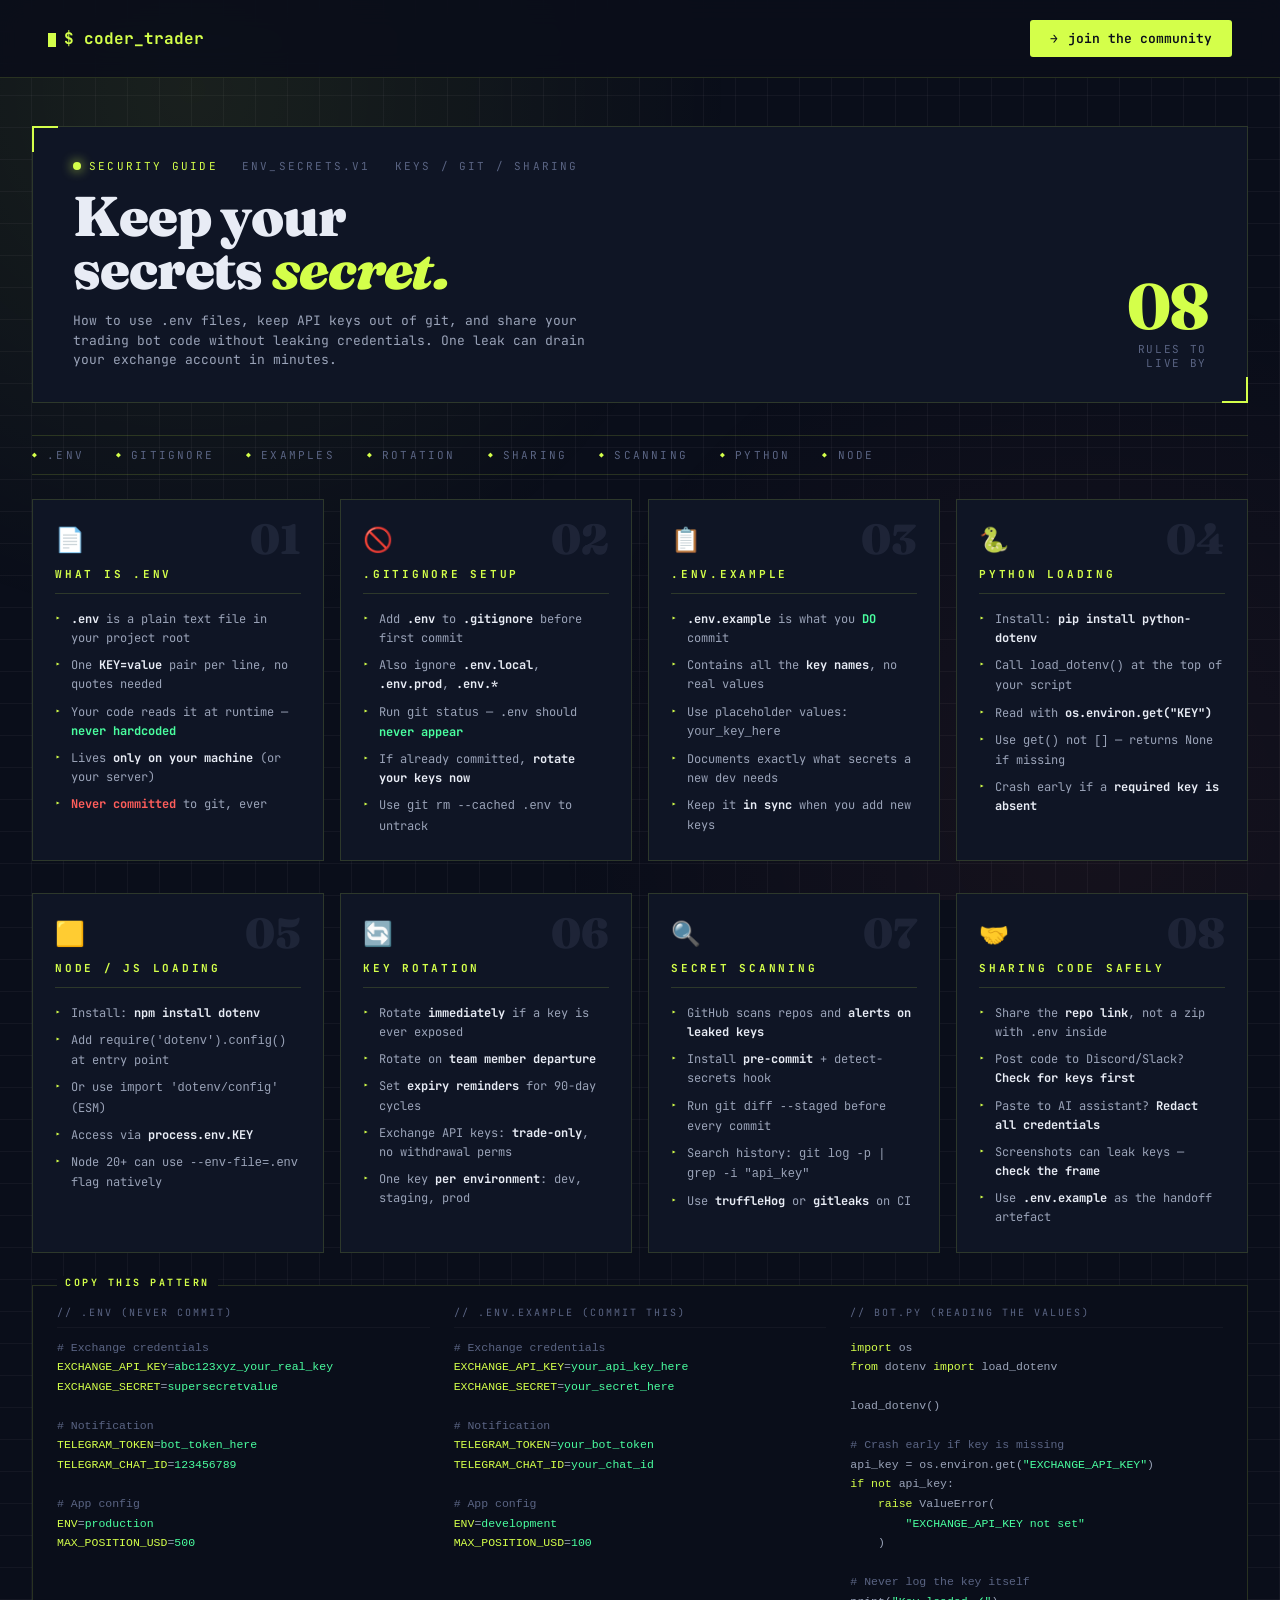
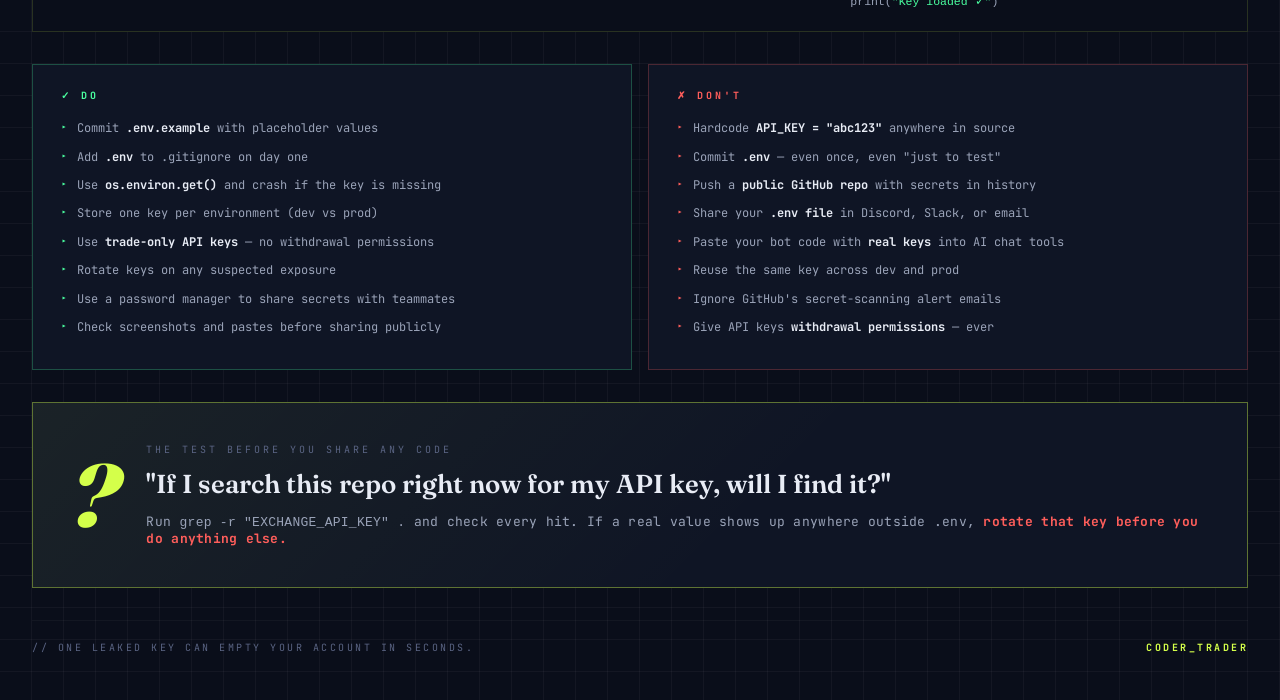
<file: content/env-secrets.html>
<!DOCTYPE html>
<html lang="en">
<head>
<meta charset="UTF-8">
<title>Secrets & .env — Safe Code Sharing Guide</title>
<link rel="preconnect" href="https://fonts.googleapis.com">
<link rel="preconnect" href="https://fonts.gstatic.com" crossorigin>
<link href="https://fonts.googleapis.com/css2?family=JetBrains+Mono:wght@400;500;700;800&family=Fraunces:opsz,wght@9..144,600;9..144,800;9..144,900&display=swap" rel="stylesheet">
<style>
  :root {
    --bg: #0a0e1a;
    --bg-card: #0f1525;
    --bg-card-hover: #131a2e;
    --ink: #e8ecf5;
    --ink-dim: #9aa3b8;
    --ink-faint: #5a6483;
    --accent: #d4ff4a;
    --accent-dim: #8fa830;
    --danger: #ff5e5b;
    --warn: #ffb547;
    --ok: #4affa0;
    --grid-line: rgba(255,255,255,0.04);
    --border: rgba(212, 255, 74, 0.15);
    --border-bright: rgba(212, 255, 74, 0.4);
  }

  * { box-sizing: border-box; margin: 0; padding: 0; }

  body {
    background: var(--bg);
    color: var(--ink);
    font-family: 'JetBrains Mono', monospace;
    min-height: 100vh;
    padding: 48px 32px;
    background-image:
      linear-gradient(var(--grid-line) 1px, transparent 1px),
      linear-gradient(90deg, var(--grid-line) 1px, transparent 1px);
    background-size: 32px 32px;
    background-position: -1px -1px;
    position: relative;
    overflow-x: hidden;
  }

  body::before {
    content: '';
    position: fixed;
    top: 0; left: 0; right: 0; bottom: 0;
    background:
      radial-gradient(circle at 15% 10%, rgba(212, 255, 74, 0.08), transparent 40%),
      radial-gradient(circle at 85% 90%, rgba(255, 94, 91, 0.05), transparent 40%);
    pointer-events: none;
    z-index: 0;
  }

  .container {
    max-width: 1280px;
    margin: 0 auto;
    position: relative;
    z-index: 1;
  }

  /* HEADER */
  .header {
    border: 1px solid var(--border);
    background: var(--bg-card);
    padding: 32px 40px;
    margin-bottom: 32px;
    position: relative;
    display: grid;
    grid-template-columns: 1fr auto;
    gap: 24px;
    align-items: end;
  }

  .header::before {
    content: '';
    position: absolute;
    top: -1px; left: -1px;
    width: 24px; height: 24px;
    border-top: 2px solid var(--accent);
    border-left: 2px solid var(--accent);
  }
  .header::after {
    content: '';
    position: absolute;
    bottom: -1px; right: -1px;
    width: 24px; height: 24px;
    border-bottom: 2px solid var(--accent);
    border-right: 2px solid var(--accent);
  }

  .meta-row {
    font-size: 11px;
    color: var(--ink-faint);
    letter-spacing: 0.2em;
    margin-bottom: 16px;
    display: flex;
    gap: 24px;
    text-transform: uppercase;
  }

  .meta-row .status {
    color: var(--accent);
    display: inline-flex;
    align-items: center;
    gap: 8px;
  }

  .meta-row .status::before {
    content: '';
    width: 8px; height: 8px;
    background: var(--accent);
    border-radius: 50%;
    box-shadow: 0 0 12px var(--accent);
    animation: pulse 2s ease-in-out infinite;
  }

  @keyframes pulse {
    0%, 100% { opacity: 1; }
    50% { opacity: 0.4; }
  }

  h1 {
    font-family: 'Fraunces', serif;
    font-weight: 900;
    font-size: 56px;
    line-height: 0.95;
    letter-spacing: -0.02em;
    color: var(--ink);
  }

  h1 .accent { color: var(--accent); font-style: italic; }

  .subtitle {
    font-size: 13px;
    color: var(--ink-dim);
    margin-top: 16px;
    max-width: 520px;
    line-height: 1.5;
  }

  .header-aside {
    text-align: right;
    font-size: 11px;
    color: var(--ink-faint);
    letter-spacing: 0.15em;
  }

  .header-aside .big-num {
    font-family: 'Fraunces', serif;
    font-size: 64px;
    font-weight: 800;
    color: var(--accent);
    line-height: 1;
    letter-spacing: -0.04em;
    margin-bottom: 4px;
  }

  /* GRID */
  .grid {
    display: grid;
    grid-template-columns: repeat(4, 1fr);
    gap: 16px;
    margin-bottom: 32px;
  }

  .card {
    background: var(--bg-card);
    border: 1px solid var(--border);
    padding: 24px 22px;
    position: relative;
    transition: all 0.2s;
  }

  .card:hover {
    border-color: var(--border-bright);
    background: var(--bg-card-hover);
  }

  .card-num {
    position: absolute;
    top: 18px;
    right: 22px;
    font-family: 'Fraunces', serif;
    font-size: 42px;
    font-weight: 900;
    color: var(--ink-faint);
    opacity: 0.2;
    line-height: 1;
  }

  .card-icon {
    font-size: 24px;
    margin-bottom: 12px;
    display: block;
  }

  .card-title {
    font-size: 11px;
    letter-spacing: 0.25em;
    text-transform: uppercase;
    color: var(--accent);
    margin-bottom: 16px;
    font-weight: 700;
    border-bottom: 1px solid var(--border);
    padding-bottom: 12px;
  }

  .card ul {
    list-style: none;
    font-size: 12px;
    line-height: 1.6;
    color: var(--ink-dim);
  }

  .card ul li {
    padding-left: 16px;
    position: relative;
    margin-bottom: 8px;
  }

  .card ul li:last-child { margin-bottom: 0; }

  .card ul li::before {
    content: '▸';
    position: absolute;
    left: 0;
    color: var(--accent);
    font-size: 10px;
    top: 1px;
  }

  .card ul li.bad::before { content: '✗'; color: var(--danger); }
  .card ul li.good::before { content: '✓'; color: var(--ok); }

  .card ul li strong { color: var(--ink); font-weight: 700; }
  .card ul li .danger { color: var(--danger); font-weight: 700; }
  .card ul li .ok { color: var(--ok); font-weight: 700; }
  .card ul li .warn { color: var(--warn); font-weight: 700; }

  /* CODE BLOCK */
  .code-block {
    background: var(--bg);
    border: 1px solid var(--border);
    padding: 20px 24px;
    margin-bottom: 32px;
    position: relative;
    display: grid;
    grid-template-columns: 1fr 1fr 1fr;
    gap: 24px;
  }

  .code-block::before {
    content: 'COPY THIS PATTERN';
    position: absolute;
    top: -10px;
    left: 24px;
    background: var(--bg);
    padding: 0 8px;
    font-size: 10px;
    letter-spacing: 0.25em;
    color: var(--accent);
    font-weight: 700;
  }

  .code-col-title {
    font-size: 10px;
    letter-spacing: 0.2em;
    color: var(--ink-faint);
    text-transform: uppercase;
    margin-bottom: 10px;
    padding-bottom: 8px;
    border-bottom: 1px solid var(--grid-line);
  }

  pre {
    font-size: 11.5px;
    line-height: 1.7;
    color: var(--ink-dim);
    white-space: pre-wrap;
    word-break: break-all;
  }

  pre .k { color: var(--accent); }
  pre .v { color: var(--ok); }
  pre .c { color: var(--ink-faint); }
  pre .danger { color: var(--danger); }

  /* FOOTER GUT-CHECK */
  .gut-check {
    background: var(--bg-card);
    border: 1px solid var(--border-bright);
    padding: 40px;
    position: relative;
    display: grid;
    grid-template-columns: auto 1fr;
    gap: 32px;
    align-items: center;
    margin-bottom: 32px;
  }

  .gut-check::before {
    content: '';
    position: absolute;
    inset: 0;
    background: linear-gradient(135deg, rgba(212, 255, 74, 0.06), transparent 60%);
    pointer-events: none;
  }

  .gut-check-label {
    font-family: 'Fraunces', serif;
    font-size: 88px;
    font-weight: 900;
    color: var(--accent);
    line-height: 0.85;
    letter-spacing: -0.04em;
    font-style: italic;
  }

  .gut-check-content { position: relative; }

  .gut-check-tag {
    font-size: 10px;
    letter-spacing: 0.3em;
    color: var(--ink-faint);
    text-transform: uppercase;
    margin-bottom: 12px;
  }

  .gut-check-q {
    font-family: 'Fraunces', serif;
    font-size: 26px;
    line-height: 1.25;
    font-weight: 600;
    color: var(--ink);
    margin-bottom: 12px;
  }

  .gut-check-a {
    font-size: 13px;
    color: var(--ink-dim);
    letter-spacing: 0.02em;
  }

  .gut-check-a .danger { color: var(--danger); font-weight: 700; }

  /* DO/DON'T PANEL */
  .dodont {
    display: grid;
    grid-template-columns: 1fr 1fr;
    gap: 16px;
    margin-bottom: 32px;
  }

  .dodont-panel {
    background: var(--bg-card);
    border: 1px solid var(--border);
    padding: 24px 28px;
    position: relative;
  }

  .dodont-panel.do { border-color: rgba(74, 255, 160, 0.25); }
  .dodont-panel.dont { border-color: rgba(255, 94, 91, 0.25); }

  .dodont-panel.do::before {
    content: '✓ DO';
    font-size: 10px;
    letter-spacing: 0.3em;
    font-weight: 700;
    color: var(--ok);
    display: block;
    margin-bottom: 16px;
  }

  .dodont-panel.dont::before {
    content: '✗ DON\'T';
    font-size: 10px;
    letter-spacing: 0.3em;
    font-weight: 700;
    color: var(--danger);
    display: block;
    margin-bottom: 16px;
  }

  .dodont-panel ul {
    list-style: none;
    font-size: 12px;
    color: var(--ink-dim);
    line-height: 1.7;
  }

  .dodont-panel ul li {
    padding-left: 16px;
    position: relative;
    margin-bottom: 8px;
  }

  .dodont-panel.do ul li::before {
    content: '▸';
    position: absolute;
    left: 0;
    color: var(--ok);
    font-size: 10px;
    top: 1px;
  }

  .dodont-panel.dont ul li::before {
    content: '▸';
    position: absolute;
    left: 0;
    color: var(--danger);
    font-size: 10px;
    top: 1px;
  }

  .dodont-panel ul li strong { color: var(--ink); }

  /* SIGNATURE */
  .signature {
    margin-top: 24px;
    display: flex;
    justify-content: space-between;
    align-items: center;
    font-size: 10px;
    letter-spacing: 0.25em;
    color: var(--ink-faint);
    text-transform: uppercase;
    padding-top: 20px;
    border-top: 1px solid var(--grid-line);
  }

  .signature .brand { color: var(--accent); font-weight: 700; }

  /* TICKER STRIP */
  .ticker {
    display: flex;
    gap: 32px;
    overflow: hidden;
    margin-bottom: 24px;
    padding: 12px 0;
    border-top: 1px solid var(--border);
    border-bottom: 1px solid var(--border);
    font-size: 11px;
    letter-spacing: 0.2em;
    color: var(--ink-faint);
    text-transform: uppercase;
    white-space: nowrap;
  }

  .ticker span {
    display: inline-flex;
    align-items: center;
    gap: 8px;
  }

  .ticker span::before {
    content: '◆';
    color: var(--accent);
    font-size: 8px;
  }

  /* SITE HEADER */
  .site-header {
    border-bottom: 1px solid var(--border);
    padding: 20px 48px;
    display: flex;
    justify-content: space-between;
    align-items: center;
    background: rgba(10, 14, 26, 0.9);
    backdrop-filter: blur(14px);
    -webkit-backdrop-filter: blur(14px);
    position: sticky;
    top: 0;
    z-index: 100;
    margin: -48px -32px 48px;
  }
  .site-header .logo {
    font-family: 'JetBrains Mono', monospace;
    font-weight: 700;
    color: var(--accent);
    text-decoration: none;
    font-size: 16px;
  }
  .site-header .logo::before {
    content: '';
    display: inline-block;
    width: 8px;
    height: 14px;
    background: var(--accent);
    margin-right: 8px;
    vertical-align: middle;
    animation: blink-cursor 1.2s steps(2) infinite;
  }
  @keyframes blink-cursor { 50% { opacity: 0.2; } }
  .site-header .nav-cta {
    color: var(--bg);
    background: var(--accent);
    text-decoration: none;
    font-size: 13px;
    font-weight: 600;
    padding: 10px 20px;
    border-radius: 3px;
    transition: transform 0.2s, box-shadow 0.2s;
    font-family: 'JetBrains Mono', monospace;
  }
  .site-header .nav-cta:hover {
    transform: translateY(-1px);
    box-shadow: 0 6px 20px rgba(212, 255, 74, 0.25);
  }
  .site-header .nav-cta::before { content: '→ '; margin-right: 2px; }

  @media (max-width: 640px) {
    .site-header { padding: 16px 20px; margin: -48px -32px 32px; }
    .site-header .nav-cta { padding: 8px 14px; font-size: 12px; }
    .grid { grid-template-columns: 1fr 1fr; }
    .code-block { grid-template-columns: 1fr; }
    .dodont { grid-template-columns: 1fr; }
    h1 { font-size: 36px; }
    .gut-check { grid-template-columns: 1fr; }
    .gut-check-label { font-size: 56px; }
  }
</style>
</head>
<body>

<header class="site-header">
  <a href="https://www.skool.com/about" class="logo" target="_blank" rel="noopener">$ coder_trader</a>
  <a href="https://www.skool.com/about" class="nav-cta" target="_blank" rel="noopener">join the community</a>
</header>

<main>
<div class="container">

  <!-- HEADER -->
  <div class="header">
    <div>
      <div class="meta-row">
        <span class="status">SECURITY GUIDE</span>
        <span>ENV_SECRETS.v1</span>
        <span>KEYS / GIT / SHARING</span>
      </div>
      <h1>Keep your<br>secrets <span class="accent">secret.</span></h1>
      <p class="subtitle">How to use .env files, keep API keys out of git, and share your trading bot code without leaking credentials. One leak can drain your exchange account in minutes.</p>
    </div>
    <div class="header-aside">
      <div class="big-num">08</div>
      <div>RULES TO<br>LIVE BY</div>
    </div>
  </div>

  <!-- TICKER -->
  <div class="ticker">
    <span>.ENV</span>
    <span>GITIGNORE</span>
    <span>EXAMPLES</span>
    <span>ROTATION</span>
    <span>SHARING</span>
    <span>SCANNING</span>
    <span>PYTHON</span>
    <span>NODE</span>
  </div>

  <!-- GRID ROW 1 -->
  <div class="grid">

    <div class="card">
      <span class="card-num">01</span>
      <span class="card-icon">📄</span>
      <div class="card-title">What is .env</div>
      <ul>
        <li><strong>.env</strong> is a plain text file in your project root</li>
        <li>One <strong>KEY=value</strong> pair per line, no quotes needed</li>
        <li>Your code reads it at runtime — <span class="ok">never hardcoded</span></li>
        <li>Lives <strong>only on your machine</strong> (or your server)</li>
        <li><span class="danger">Never committed</span> to git, ever</li>
      </ul>
    </div>

    <div class="card">
      <span class="card-num">02</span>
      <span class="card-icon">🚫</span>
      <div class="card-title">.gitignore Setup</div>
      <ul>
        <li>Add <strong>.env</strong> to <strong>.gitignore</strong> before first commit</li>
        <li>Also ignore <strong>.env.local</strong>, <strong>.env.prod</strong>, <strong>.env.*</strong></li>
        <li>Run <code>git status</code> — .env should <span class="ok">never appear</span></li>
        <li>If already committed, <strong>rotate your keys now</strong></li>
        <li>Use <code>git rm --cached .env</code> to untrack</li>
      </ul>
    </div>

    <div class="card">
      <span class="card-num">03</span>
      <span class="card-icon">📋</span>
      <div class="card-title">.env.example</div>
      <ul>
        <li><strong>.env.example</strong> is what you <span class="ok">DO</span> commit</li>
        <li>Contains all the <strong>key names</strong>, no real values</li>
        <li>Use placeholder values: <code>your_key_here</code></li>
        <li>Documents exactly what secrets a new dev needs</li>
        <li>Keep it <strong>in sync</strong> when you add new keys</li>
      </ul>
    </div>

    <div class="card">
      <span class="card-num">04</span>
      <span class="card-icon">🐍</span>
      <div class="card-title">Python Loading</div>
      <ul>
        <li>Install: <strong>pip install python-dotenv</strong></li>
        <li>Call <code>load_dotenv()</code> at the top of your script</li>
        <li>Read with <strong>os.environ.get("KEY")</strong></li>
        <li>Use <code>get()</code> not <code>[]</code> — returns None if missing</li>
        <li>Crash early if a <strong>required key is absent</strong></li>
      </ul>
    </div>

  </div>

  <!-- GRID ROW 2 -->
  <div class="grid">

    <div class="card">
      <span class="card-num">05</span>
      <span class="card-icon">🟨</span>
      <div class="card-title">Node / JS Loading</div>
      <ul>
        <li>Install: <strong>npm install dotenv</strong></li>
        <li>Add <code>require('dotenv').config()</code> at entry point</li>
        <li>Or use <code>import 'dotenv/config'</code> (ESM)</li>
        <li>Access via <strong>process.env.KEY</strong></li>
        <li>Node 20+ can use <code>--env-file=.env</code> flag natively</li>
      </ul>
    </div>

    <div class="card">
      <span class="card-num">06</span>
      <span class="card-icon">🔄</span>
      <div class="card-title">Key Rotation</div>
      <ul>
        <li>Rotate <strong>immediately</strong> if a key is ever exposed</li>
        <li>Rotate on <strong>team member departure</strong></li>
        <li>Set <strong>expiry reminders</strong> for 90-day cycles</li>
        <li>Exchange API keys: <strong>trade-only</strong>, no withdrawal perms</li>
        <li>One key <strong>per environment</strong>: dev, staging, prod</li>
      </ul>
    </div>

    <div class="card">
      <span class="card-num">07</span>
      <span class="card-icon">🔍</span>
      <div class="card-title">Secret Scanning</div>
      <ul>
        <li>GitHub scans repos and <strong>alerts on leaked keys</strong></li>
        <li>Install <strong>pre-commit</strong> + detect-secrets hook</li>
        <li>Run <code>git diff --staged</code> before every commit</li>
        <li>Search history: <code>git log -p | grep -i "api_key"</code></li>
        <li>Use <strong>truffleHog</strong> or <strong>gitleaks</strong> on CI</li>
      </ul>
    </div>

    <div class="card">
      <span class="card-num">08</span>
      <span class="card-icon">🤝</span>
      <div class="card-title">Sharing Code Safely</div>
      <ul>
        <li>Share the <strong>repo link</strong>, not a zip with .env inside</li>
        <li>Post code to Discord/Slack? <strong>Check for keys first</strong></li>
        <li>Paste to AI assistant? <strong>Redact all credentials</strong></li>
        <li>Screenshots can leak keys — <strong>check the frame</strong></li>
        <li>Use <strong>.env.example</strong> as the handoff artefact</li>
      </ul>
    </div>

  </div>

  <!-- CODE PATTERN -->
  <div class="code-block">
    <div>
      <div class="code-col-title">// .env  (never commit)</div>
      <pre><span class="c"># Exchange credentials</span>
<span class="k">EXCHANGE_API_KEY</span>=<span class="v">abc123xyz_your_real_key</span>
<span class="k">EXCHANGE_SECRET</span>=<span class="v">supersecretvalue</span>

<span class="c"># Notification</span>
<span class="k">TELEGRAM_TOKEN</span>=<span class="v">bot_token_here</span>
<span class="k">TELEGRAM_CHAT_ID</span>=<span class="v">123456789</span>

<span class="c"># App config</span>
<span class="k">ENV</span>=<span class="v">production</span>
<span class="k">MAX_POSITION_USD</span>=<span class="v">500</span></pre>
    </div>
    <div>
      <div class="code-col-title">// .env.example  (commit this)</div>
      <pre><span class="c"># Exchange credentials</span>
<span class="k">EXCHANGE_API_KEY</span>=<span class="v">your_api_key_here</span>
<span class="k">EXCHANGE_SECRET</span>=<span class="v">your_secret_here</span>

<span class="c"># Notification</span>
<span class="k">TELEGRAM_TOKEN</span>=<span class="v">your_bot_token</span>
<span class="k">TELEGRAM_CHAT_ID</span>=<span class="v">your_chat_id</span>

<span class="c"># App config</span>
<span class="k">ENV</span>=<span class="v">development</span>
<span class="k">MAX_POSITION_USD</span>=<span class="v">100</span></pre>
    </div>
    <div>
      <div class="code-col-title">// bot.py  (reading the values)</div>
      <pre><span class="k">import</span> os
<span class="k">from</span> dotenv <span class="k">import</span> load_dotenv

load_dotenv()

<span class="c"># Crash early if key is missing</span>
api_key = os.environ.get(<span class="v">"EXCHANGE_API_KEY"</span>)
<span class="k">if not</span> api_key:
    <span class="k">raise</span> ValueError(
        <span class="v">"EXCHANGE_API_KEY not set"</span>
    )

<span class="c"># Never log the key itself</span>
print(<span class="v">"Key loaded ✓"</span>)</pre>
    </div>
  </div>

  <!-- DO / DON'T -->
  <div class="dodont">
    <div class="dodont-panel do">
      <ul>
        <li>Commit <strong>.env.example</strong> with placeholder values</li>
        <li>Add <strong>.env</strong> to .gitignore on day one</li>
        <li>Use <strong>os.environ.get()</strong> and crash if the key is missing</li>
        <li>Store one key per environment (dev vs prod)</li>
        <li>Use <strong>trade-only API keys</strong> — no withdrawal permissions</li>
        <li>Rotate keys on any suspected exposure</li>
        <li>Use a password manager to share secrets with teammates</li>
        <li>Check screenshots and pastes before sharing publicly</li>
      </ul>
    </div>
    <div class="dodont-panel dont">
      <ul>
        <li>Hardcode <strong class="danger">API_KEY = "abc123"</strong> anywhere in source</li>
        <li>Commit <strong class="danger">.env</strong> — even once, even "just to test"</li>
        <li>Push a <strong class="danger">public GitHub repo</strong> with secrets in history</li>
        <li>Share your <strong class="danger">.env file</strong> in Discord, Slack, or email</li>
        <li>Paste your bot code with <strong class="danger">real keys</strong> into AI chat tools</li>
        <li>Reuse the same key across dev and prod</li>
        <li>Ignore GitHub's secret-scanning alert emails</li>
        <li>Give API keys <strong class="danger">withdrawal permissions</strong> — ever</li>
      </ul>
    </div>
  </div>

  <!-- GUT CHECK -->
  <div class="gut-check">
    <div class="gut-check-label">?</div>
    <div class="gut-check-content">
      <div class="gut-check-tag">The test before you share any code</div>
      <div class="gut-check-q">"If I search this repo right now for my API key, will I find it?"</div>
      <div class="gut-check-a">Run <code>grep -r "EXCHANGE_API_KEY" .</code> and check every hit. If a real value shows up anywhere outside .env, <span class="danger">rotate that key before you do anything else.</span></div>
    </div>
  </div>

  <!-- SIGNATURE -->
  <div class="signature">
    <span>// ONE LEAKED KEY CAN EMPTY YOUR ACCOUNT IN SECONDS.</span>
    <span class="brand">CODER_TRADER</span>
  </div>

</div>
</main>
</body>
</html>
</file>
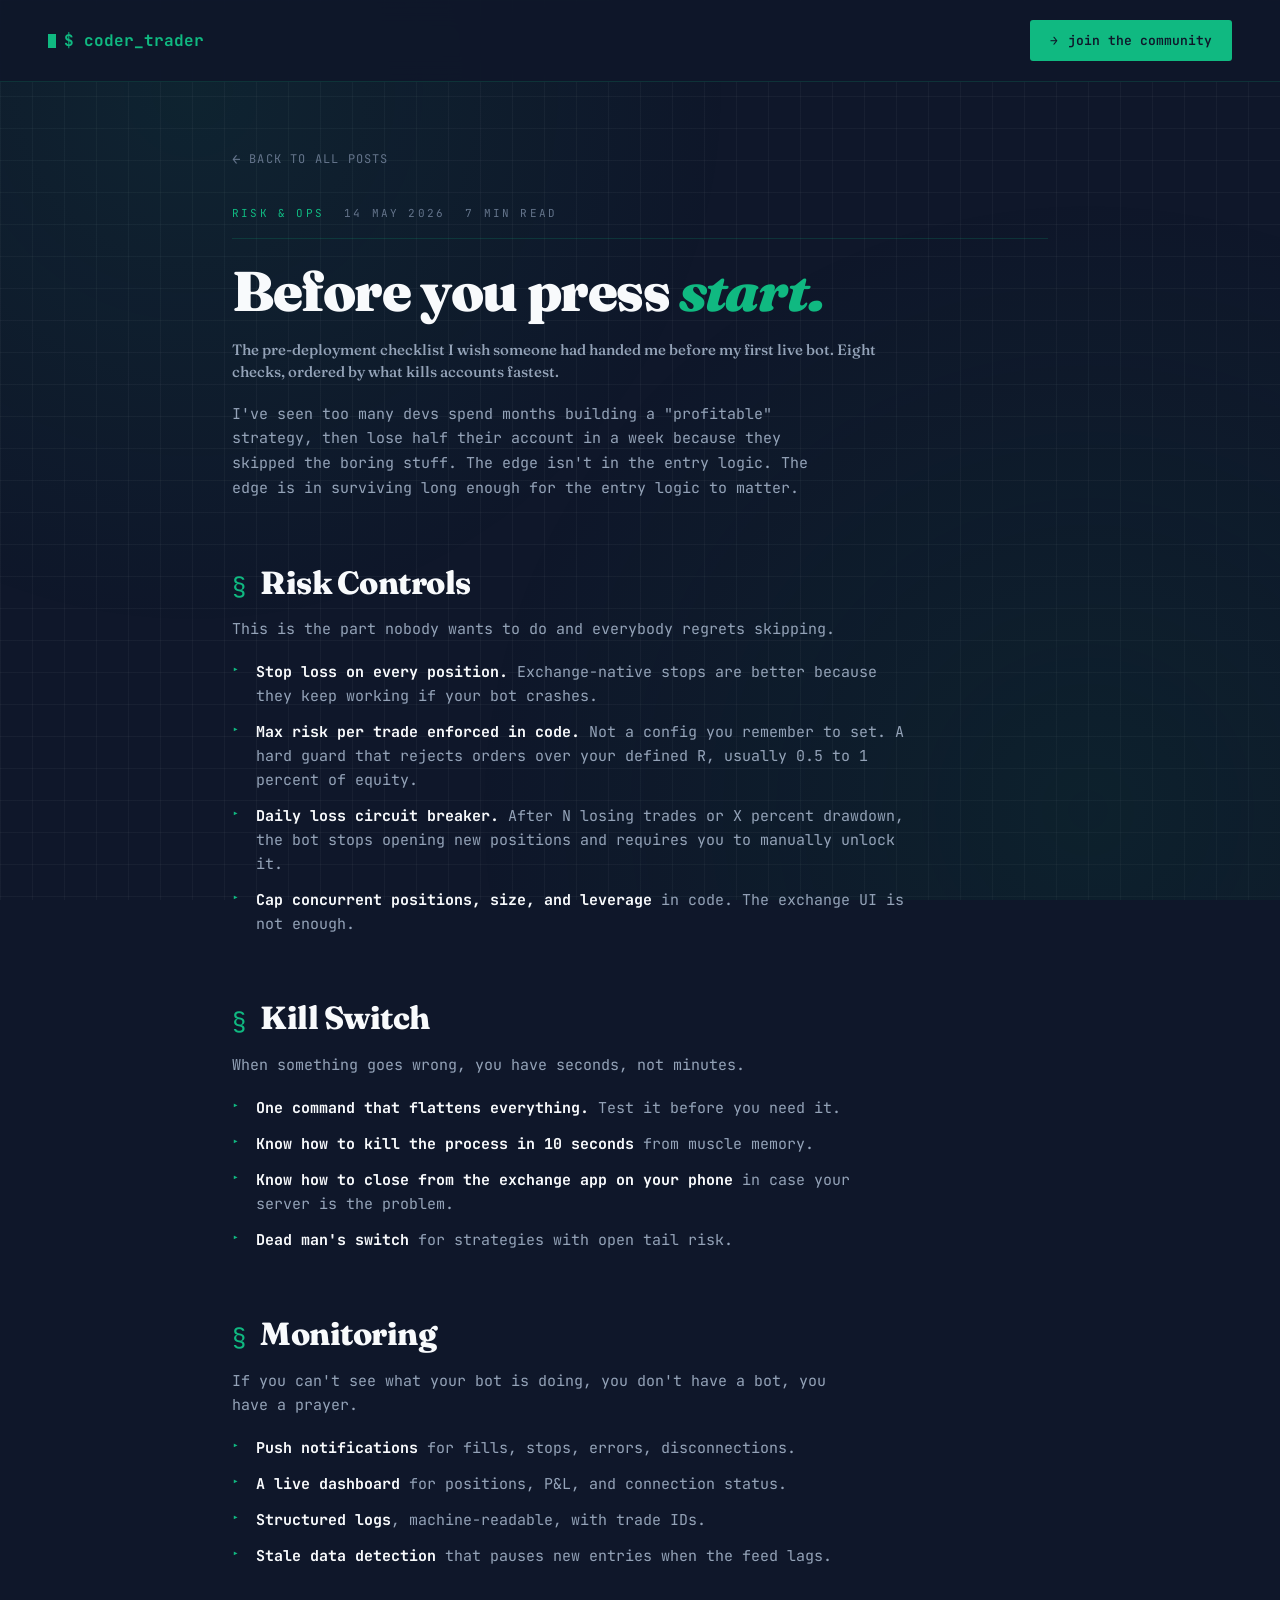
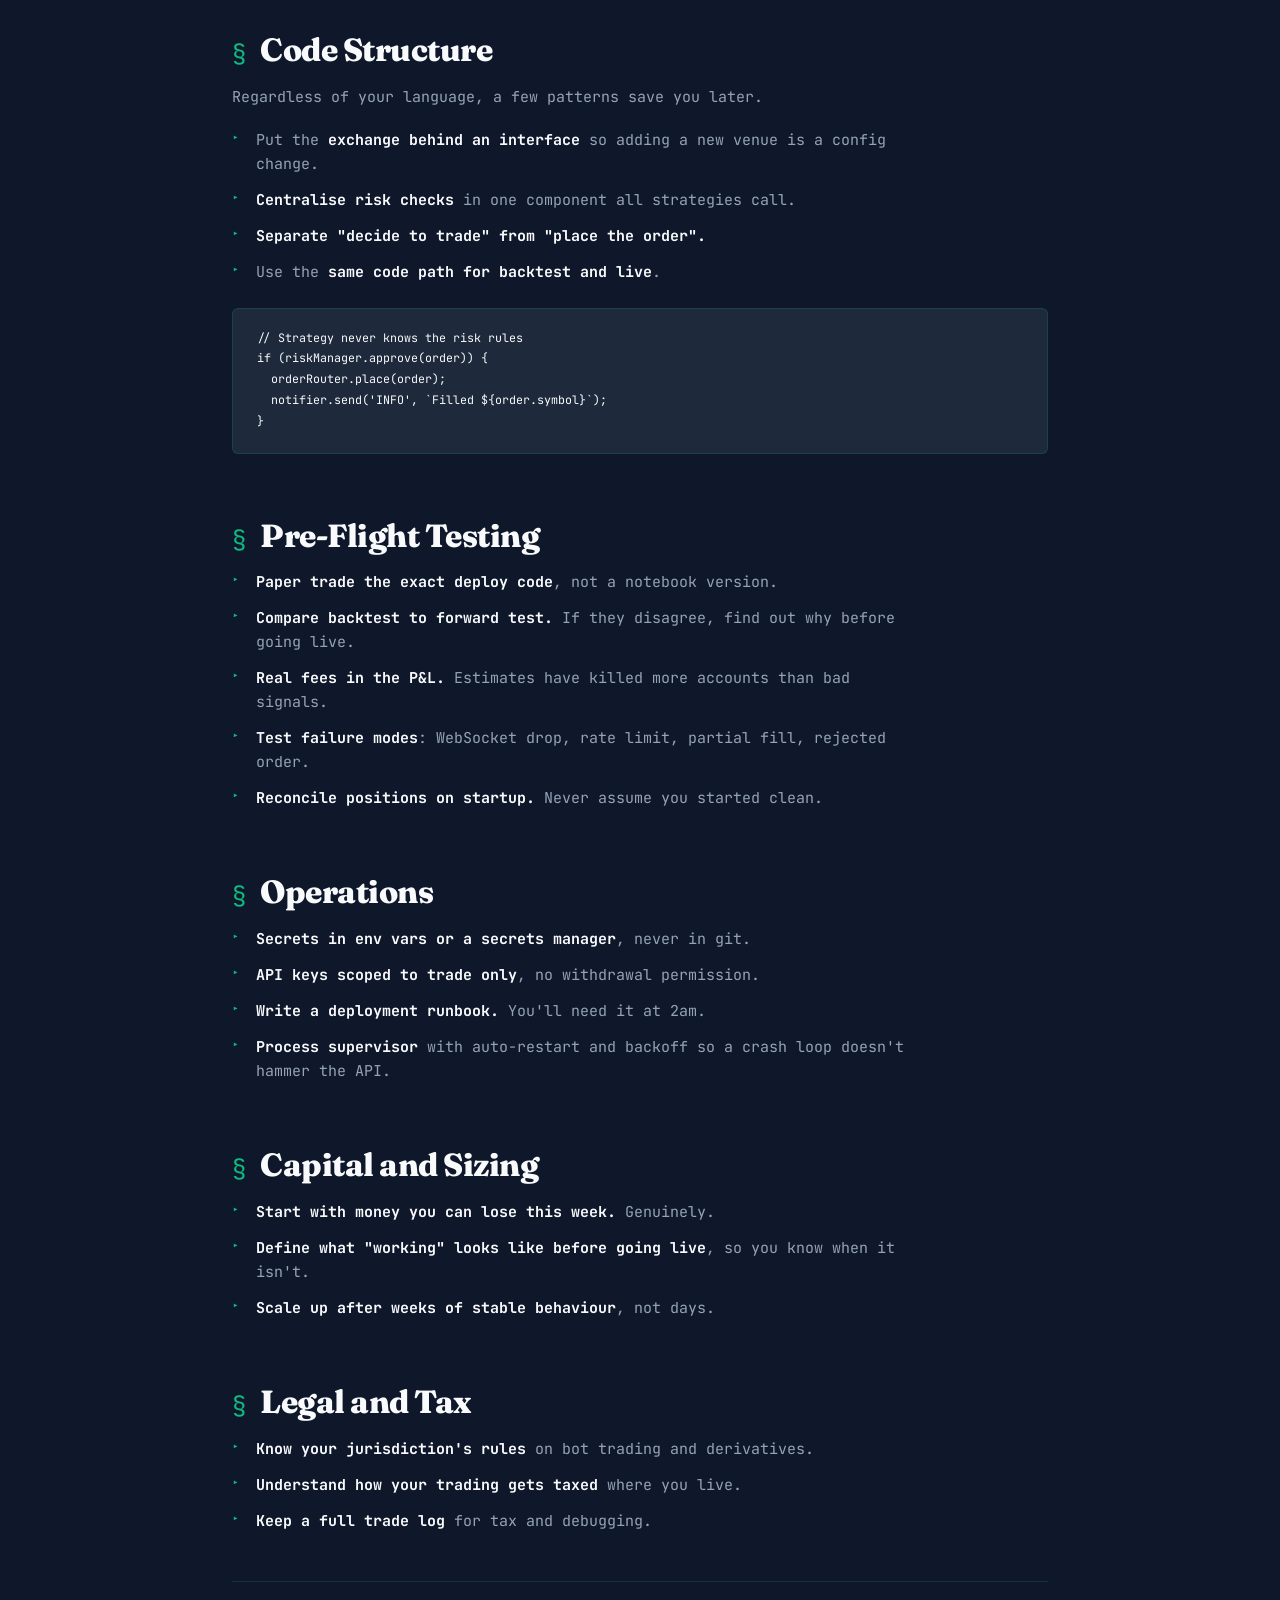
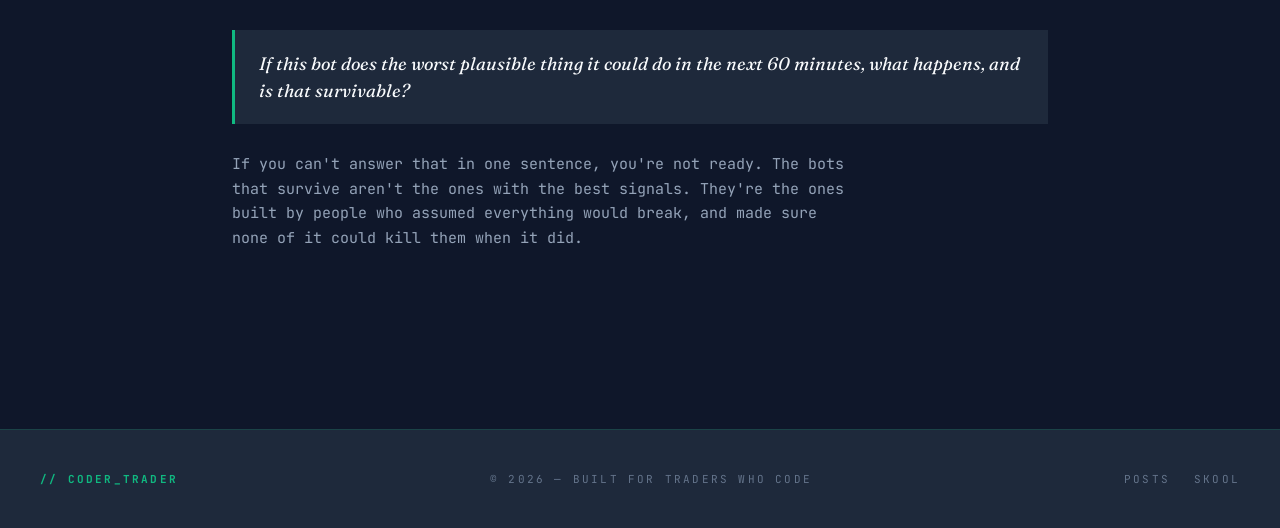
<file: content/pre-deployment-checklist.html>
<!DOCTYPE html>
<html lang="en">
<head>
  <meta charset="UTF-8">
  <meta name="viewport" content="width=device-width, initial-scale=1.0">
  <title>The Pre-Deployment Checklist I Wish I'd Had — Coder Trader</title>
  <meta name="description" content="Eight checks that separate trading bots that survive from bots that blow up.">

  <link rel="preconnect" href="https://fonts.googleapis.com">
  <link rel="preconnect" href="https://fonts.gstatic.com" crossorigin>
  <link href="https://fonts.googleapis.com/css2?family=JetBrains+Mono:wght@400;500;700;800&family=Fraunces:opsz,wght@9..144,600;9..144,800;9..144,900&display=swap" rel="stylesheet">
  <link rel="stylesheet" href="../assets/style.css">
  <style>
    .site-header {
      border-bottom: 1px solid var(--border);
      padding: 20px 48px;
      display: flex;
      justify-content: space-between;
      align-items: center;
      background: rgba(15, 23, 42, 0.9);
      backdrop-filter: blur(14px);
      -webkit-backdrop-filter: blur(14px);
      position: sticky;
      top: 0;
      z-index: 100;
    }
    .site-header .logo {
      font-family: 'JetBrains Mono', ui-monospace, monospace;
      font-weight: 700;
      color: var(--accent);
      text-decoration: none;
      font-size: 16px;
    }
    .site-header .logo::before {
      content: '';
      display: inline-block;
      width: 8px;
      height: 14px;
      background: var(--accent);
      margin-right: 8px;
      vertical-align: middle;
      animation: blink-cursor 1.2s steps(2) infinite;
    }
    @keyframes blink-cursor { 50% { opacity: 0.2; } }
    .site-header .nav-cta {
      color: var(--bg);
      background: var(--accent);
      text-decoration: none;
      font-size: 13px;
      font-weight: 600;
      padding: 10px 20px;
      border-radius: 3px;
      transition: transform 0.2s, box-shadow 0.2s;
      font-family: 'JetBrains Mono', ui-monospace, monospace;
    }
    .site-header .nav-cta:hover {
      transform: translateY(-1px);
      box-shadow: 0 6px 20px rgba(16, 185, 129, 0.25);
    }
    .site-header .nav-cta::before {
      content: '→ ';
      margin-right: 2px;
    }
    @media (max-width: 640px) {
      .site-header { padding: 16px 20px; }
      .site-header .nav-cta { padding: 8px 14px; font-size: 12px; }
    }
  </style>
</head>
<body>

  <header class="site-header">
    <a href="https://www.skool.com/about" class="logo" target="_blank" rel="noopener">$ coder_trader</a>
    <a href="https://www.skool.com/about" class="nav-cta" target="_blank" rel="noopener">join the community</a>
  </header>

  <main class="site-main">

    <a href="../index.html" class="back-link">Back to all posts</a>

    <div class="post-meta">
      <span class="tag">RISK & OPS</span>
      <span>14 May 2026</span>
      <span>7 min read</span>
    </div>

    <h1>Before you press <span class="accent">start.</span></h1>

    <p class="post-lede">
      The pre-deployment checklist I wish someone had handed me before my first live bot. Eight checks, ordered by what kills accounts fastest.
    </p>

    <p>
      I've seen too many devs spend months building a "profitable" strategy, then lose half their account in a week because they skipped the boring stuff. The edge isn't in the entry logic. The edge is in surviving long enough for the entry logic to matter.
    </p>

    <h2>Risk Controls</h2>
    <p>This is the part nobody wants to do and everybody regrets skipping.</p>
    <ul>
      <li><strong>Stop loss on every position.</strong> Exchange-native stops are better because they keep working if your bot crashes.</li>
      <li><strong>Max risk per trade enforced in code.</strong> Not a config you remember to set. A hard guard that rejects orders over your defined R, usually 0.5 to 1 percent of equity.</li>
      <li><strong>Daily loss circuit breaker.</strong> After N losing trades or X percent drawdown, the bot stops opening new positions and requires you to manually unlock it.</li>
      <li><strong>Cap concurrent positions, size, and leverage</strong> in code. The exchange UI is not enough.</li>
    </ul>

    <h2>Kill Switch</h2>
    <p>When something goes wrong, you have seconds, not minutes.</p>
    <ul>
      <li><strong>One command that flattens everything.</strong> Test it before you need it.</li>
      <li><strong>Know how to kill the process in 10 seconds</strong> from muscle memory.</li>
      <li><strong>Know how to close from the exchange app on your phone</strong> in case your server is the problem.</li>
      <li><strong>Dead man's switch</strong> for strategies with open tail risk.</li>
    </ul>

    <h2>Monitoring</h2>
    <p>If you can't see what your bot is doing, you don't have a bot, you have a prayer.</p>
    <ul>
      <li><strong>Push notifications</strong> for fills, stops, errors, disconnections.</li>
      <li><strong>A live dashboard</strong> for positions, P&L, and connection status.</li>
      <li><strong>Structured logs</strong>, machine-readable, with trade IDs.</li>
      <li><strong>Stale data detection</strong> that pauses new entries when the feed lags.</li>
    </ul>

    <h2>Code Structure</h2>
    <p>Regardless of your language, a few patterns save you later.</p>
    <ul>
      <li>Put the <strong>exchange behind an interface</strong> so adding a new venue is a config change.</li>
      <li><strong>Centralise risk checks</strong> in one component all strategies call.</li>
      <li><strong>Separate "decide to trade" from "place the order".</strong></li>
      <li>Use the <strong>same code path for backtest and live</strong>.</li>
    </ul>

    <pre><code>// Strategy never knows the risk rules
if (riskManager.approve(order)) {
  orderRouter.place(order);
  notifier.send('INFO', `Filled ${order.symbol}`);
}</code></pre>

    <h2>Pre-Flight Testing</h2>
    <ul>
      <li><strong>Paper trade the exact deploy code</strong>, not a notebook version.</li>
      <li><strong>Compare backtest to forward test.</strong> If they disagree, find out why before going live.</li>
      <li><strong>Real fees in the P&L.</strong> Estimates have killed more accounts than bad signals.</li>
      <li><strong>Test failure modes</strong>: WebSocket drop, rate limit, partial fill, rejected order.</li>
      <li><strong>Reconcile positions on startup.</strong> Never assume you started clean.</li>
    </ul>

    <h2>Operations</h2>
    <ul>
      <li><strong>Secrets in env vars or a secrets manager</strong>, never in git.</li>
      <li><strong>API keys scoped to trade only</strong>, no withdrawal permission.</li>
      <li><strong>Write a deployment runbook.</strong> You'll need it at 2am.</li>
      <li><strong>Process supervisor</strong> with auto-restart and backoff so a crash loop doesn't hammer the API.</li>
    </ul>

    <h2>Capital and Sizing</h2>
    <ul>
      <li><strong>Start with money you can lose this week.</strong> Genuinely.</li>
      <li><strong>Define what "working" looks like before going live</strong>, so you know when it isn't.</li>
      <li><strong>Scale up after weeks of stable behaviour</strong>, not days.</li>
    </ul>

    <h2>Legal and Tax</h2>
    <ul>
      <li><strong>Know your jurisdiction's rules</strong> on bot trading and derivatives.</li>
      <li><strong>Understand how your trading gets taxed</strong> where you live.</li>
      <li><strong>Keep a full trade log</strong> for tax and debugging.</li>
    </ul>

    <hr>

    <blockquote>
      If this bot does the worst plausible thing it could do in the next 60 minutes, what happens, and is that survivable?
    </blockquote>

    <p>
      If you can't answer that in one sentence, you're not ready. The bots that survive aren't the ones with the best signals. They're the ones built by people who assumed everything would break, and made sure none of it could kill them when it did.
    </p>

  </main>

  <footer class="site-footer">
    <div class="site-footer__inner">
      <span class="site-footer__brand">// CODER_TRADER</span>
      <span>© 2026 — Built for traders who code</span>
      <div class="site-footer__links">
        <a href="../index.html">Posts</a>
        <a href="https://www.skool.com/coder-trader" target="_blank" rel="noopener">Skool</a>
      </div>
    </div>
  </footer>
</body>
</html>
</file>
<file: assets/style.css>
/* ============================================
   CODER TRADER - SHARED STYLES
   Edit this file to change the look of every page
   ============================================ */

:root {
  /* Palette */
  --bg: #0F172A;          /* Obsidian - page background */
  --surface: #1E293B;     /* Terminal - cards, nav */
  --surface-hover: #243349;
  --deep: #064E3B;        /* Forest - depth, secondary */
  --accent: #10B981;      /* Emerald 500 - primary */
  --accent-light: #34D399;/* Emerald 400 - hover */
  --ink: #F8FAFC;         /* Slate 50 - headings, body */
  --ink-dim: #94A3B8;     /* Slate 400 - secondary text */
  --ink-faint: #64748B;
  --danger: #F43F5E;      /* Rose 500 - errors */
  --grid-line: rgba(248, 250, 252, 0.04);
  --border: rgba(16, 185, 129, 0.18);
  --border-bright: rgba(16, 185, 129, 0.5);

  --max-width: 880px;
  --nav-height: 64px;
}

* { box-sizing: border-box; margin: 0; padding: 0; }

html { scroll-behavior: smooth; }

body {
  background: var(--bg);
  color: var(--ink);
  font-family: 'JetBrains Mono', ui-monospace, monospace;
  min-height: 100vh;
  line-height: 1.65;
  background-image:
    linear-gradient(var(--grid-line) 1px, transparent 1px),
    linear-gradient(90deg, var(--grid-line) 1px, transparent 1px);
  background-size: 32px 32px;
  background-attachment: fixed;
  position: relative;
}

body::before {
  content: '';
  position: fixed;
  inset: 0;
  background:
    radial-gradient(circle at 15% 10%, rgba(16, 185, 129, 0.08), transparent 40%),
    radial-gradient(circle at 85% 90%, rgba(6, 78, 59, 0.18), transparent 45%);
  pointer-events: none;
  z-index: 0;
}

/* ============================================
   NAVBAR
   ============================================ */
.site-nav {
  position: sticky;
  top: 0;
  z-index: 100;
  background: rgba(15, 23, 42, 0.85);
  backdrop-filter: blur(12px);
  -webkit-backdrop-filter: blur(12px);
  border-bottom: 1px solid var(--border);
}

.site-nav__inner {
  max-width: 1200px;
  margin: 0 auto;
  padding: 16px 32px;
  display: flex;
  align-items: center;
  justify-content: space-between;
  gap: 16px;
}

.site-nav__brand {
  font-family: 'Fraunces', serif;
  font-weight: 900;
  font-size: 20px;
  color: var(--ink);
  text-decoration: none;
  letter-spacing: -0.02em;
  display: flex;
  align-items: center;
  gap: 10px;
}

.site-nav__brand .dot {
  width: 9px;
  height: 9px;
  background: var(--accent);
  border-radius: 50%;
  box-shadow: 0 0 14px var(--accent);
  animation: pulse 2.4s ease-in-out infinite;
}

@keyframes pulse {
  0%, 100% { opacity: 1; transform: scale(1); }
  50% { opacity: 0.55; transform: scale(0.9); }
}

.site-nav__links {
  display: flex;
  gap: 28px;
  align-items: center;
}

.site-nav__links a {
  font-size: 13px;
  color: var(--ink-dim);
  text-decoration: none;
  letter-spacing: 0.05em;
  transition: color 0.15s;
}

.site-nav__links a:hover {
  color: var(--ink);
}

.site-nav__cta {
  display: inline-flex;
  align-items: center;
  gap: 8px;
  padding: 9px 18px;
  background: var(--accent);
  color: var(--bg) !important;
  font-weight: 700;
  font-size: 12px;
  letter-spacing: 0.08em;
  text-transform: uppercase;
  border-radius: 4px;
  transition: all 0.2s;
  text-decoration: none;
}

.site-nav__cta:hover {
  background: var(--accent-light);
  color: var(--bg) !important;
  transform: translateY(-1px);
  box-shadow: 0 6px 20px rgba(16, 185, 129, 0.35);
}

.site-nav__cta::after {
  content: '→';
  font-weight: 400;
}

/* ============================================
   MAIN CONTAINER
   ============================================ */
.site-main {
  position: relative;
  z-index: 1;
  max-width: var(--max-width);
  margin: 0 auto;
  padding: 64px 32px 96px;
}

.site-main.wide {
  max-width: 1200px;
}

/* ============================================
   TYPOGRAPHY
   ============================================ */
.site-main h1 {
  font-family: 'Fraunces', serif;
  font-weight: 900;
  font-size: clamp(34px, 5.5vw, 56px);
  line-height: 1;
  letter-spacing: -0.025em;
  color: var(--ink);
  margin-bottom: 20px;
}

.site-main h1 .accent {
  color: var(--accent);
  font-style: italic;
}

.site-main h2 {
  font-family: 'Fraunces', serif;
  font-weight: 800;
  font-size: clamp(24px, 3vw, 32px);
  line-height: 1.15;
  letter-spacing: -0.015em;
  color: var(--ink);
  margin-top: 56px;
  margin-bottom: 16px;
  padding-top: 8px;
}

.site-main h2::before {
  content: '§ ';
  color: var(--accent);
  font-family: 'JetBrains Mono', monospace;
  font-weight: 400;
  font-size: 0.75em;
  letter-spacing: 0;
}

.site-main h3 {
  font-family: 'JetBrains Mono', monospace;
  font-weight: 700;
  font-size: 16px;
  text-transform: uppercase;
  letter-spacing: 0.12em;
  color: var(--accent);
  margin-top: 32px;
  margin-bottom: 12px;
}

.site-main p {
  font-size: 15px;
  color: var(--ink-dim);
  margin-bottom: 18px;
  max-width: 68ch;
}

.site-main p strong, .site-main li strong {
  color: var(--ink);
  font-weight: 700;
}

.site-main a {
  color: var(--accent);
  text-decoration: none;
  border-bottom: 1px solid var(--border);
  transition: border-color 0.15s;
}

.site-main a:hover {
  border-bottom-color: var(--accent);
}

.site-main ul, .site-main ol {
  margin: 0 0 24px 0;
  padding-left: 0;
  list-style: none;
  max-width: 68ch;
}

.site-main ul li, .site-main ol li {
  font-size: 15px;
  color: var(--ink-dim);
  padding-left: 24px;
  position: relative;
  margin-bottom: 12px;
  line-height: 1.6;
}

.site-main ul li::before {
  content: '▸';
  position: absolute;
  left: 0;
  top: 1px;
  color: var(--accent);
  font-size: 12px;
}

.site-main ol {
  counter-reset: ol-counter;
}

.site-main ol li {
  counter-increment: ol-counter;
}

.site-main ol li::before {
  content: counter(ol-counter, decimal-leading-zero);
  position: absolute;
  left: 0;
  top: 1px;
  color: var(--accent);
  font-size: 12px;
  font-weight: 700;
}

.site-main blockquote {
  border-left: 3px solid var(--accent);
  background: var(--surface);
  padding: 20px 24px;
  margin: 28px 0;
  font-family: 'Fraunces', serif;
  font-style: italic;
  font-size: 18px;
  color: var(--ink);
  line-height: 1.5;
}

.site-main code {
  font-family: 'JetBrains Mono', monospace;
  font-size: 0.9em;
  background: var(--surface);
  color: var(--accent-light);
  padding: 2px 8px;
  border-radius: 3px;
  border: 1px solid var(--border);
}

.site-main pre {
  background: var(--surface);
  border: 1px solid var(--border);
  padding: 20px 24px;
  border-radius: 6px;
  overflow-x: auto;
  margin: 24px 0;
  font-size: 13px;
  line-height: 1.6;
}

.site-main pre code {
  background: none;
  border: none;
  padding: 0;
  color: var(--ink);
}

.site-main hr {
  border: none;
  height: 1px;
  background: var(--border);
  margin: 48px 0;
}

/* ============================================
   POST META (date, category, etc)
   ============================================ */
.post-meta {
  display: flex;
  gap: 20px;
  font-size: 11px;
  letter-spacing: 0.2em;
  color: var(--ink-faint);
  text-transform: uppercase;
  margin-bottom: 24px;
  padding-bottom: 16px;
  border-bottom: 1px solid var(--border);
}

.post-meta .tag {
  color: var(--accent);
}

.post-lede {
  font-family: 'Fraunces', serif;
  font-size: clamp(18px, 2.2vw, 22px);
  line-height: 1.5;
  color: var(--ink-dim);
  margin-bottom: 40px;
  font-weight: 500;
  max-width: 65ch;
}

/* ============================================
   CONTENTS GRID (for index page)
   ============================================ */
.contents-grid {
  display: grid;
  grid-template-columns: repeat(auto-fill, minmax(320px, 1fr));
  gap: 20px;
  margin-top: 40px;
}

.content-card {
  background: var(--surface);
  border: 1px solid var(--border);
  padding: 28px 26px;
  text-decoration: none !important;
  display: block;
  position: relative;
  transition: all 0.2s;
  border-bottom: 1px solid var(--border) !important;
}

.content-card:hover {
  background: var(--surface-hover);
  border-color: var(--border-bright) !important;
  transform: translateY(-2px);
}

.content-card__num {
  position: absolute;
  top: 20px;
  right: 24px;
  font-family: 'Fraunces', serif;
  font-size: 36px;
  font-weight: 900;
  color: var(--ink-faint);
  opacity: 0.25;
  line-height: 1;
}

.content-card__tag {
  display: inline-block;
  font-size: 10px;
  letter-spacing: 0.2em;
  color: var(--accent);
  text-transform: uppercase;
  margin-bottom: 16px;
  font-weight: 700;
}

.content-card__title {
  font-family: 'Fraunces', serif;
  font-size: 22px;
  font-weight: 700;
  color: var(--ink);
  line-height: 1.2;
  margin-bottom: 12px;
  letter-spacing: -0.01em;
}

.content-card__desc {
  font-size: 13px;
  color: var(--ink-dim);
  line-height: 1.55;
  margin-bottom: 20px;
}

.content-card__footer {
  font-size: 11px;
  letter-spacing: 0.15em;
  color: var(--ink-faint);
  text-transform: uppercase;
  display: flex;
  justify-content: space-between;
  align-items: center;
  padding-top: 14px;
  border-top: 1px solid var(--grid-line);
}

.content-card__footer .arrow {
  color: var(--accent);
  font-size: 14px;
  transition: transform 0.2s;
}

.content-card:hover .content-card__footer .arrow {
  transform: translateX(4px);
}

/* ============================================
   FOOTER
   ============================================ */
.site-footer {
  position: relative;
  z-index: 1;
  border-top: 1px solid var(--border);
  margin-top: 64px;
  padding: 40px 32px;
  background: var(--surface);
}

.site-footer__inner {
  max-width: 1200px;
  margin: 0 auto;
  display: flex;
  justify-content: space-between;
  align-items: center;
  gap: 24px;
  flex-wrap: wrap;
  font-size: 11px;
  letter-spacing: 0.2em;
  color: var(--ink-faint);
  text-transform: uppercase;
}

.site-footer__brand {
  color: var(--accent);
  font-weight: 700;
}

.site-footer__links {
  display: flex;
  gap: 24px;
}

.site-footer__links a {
  color: var(--ink-faint);
  text-decoration: none;
  transition: color 0.15s;
}

.site-footer__links a:hover {
  color: var(--accent);
}

/* ============================================
   BACK LINK
   ============================================ */
.back-link {
  display: inline-flex;
  align-items: center;
  gap: 8px;
  font-size: 12px;
  color: var(--ink-faint) !important;
  text-decoration: none !important;
  border: none !important;
  letter-spacing: 0.1em;
  text-transform: uppercase;
  margin-bottom: 32px;
  transition: color 0.15s;
}

.back-link:hover {
  color: var(--accent) !important;
}

.back-link::before {
  content: '←';
  font-size: 14px;
}

/* ============================================
   RESPONSIVE
   ============================================ */
@media (max-width: 640px) {
  .site-nav__inner { padding: 14px 20px; }
  .site-nav__links { gap: 16px; }
  .site-nav__links a:not(.site-nav__cta) { display: none; }
  .site-main { padding: 40px 20px 64px; }
  .site-footer__inner { flex-direction: column; text-align: center; }
}
</file>
